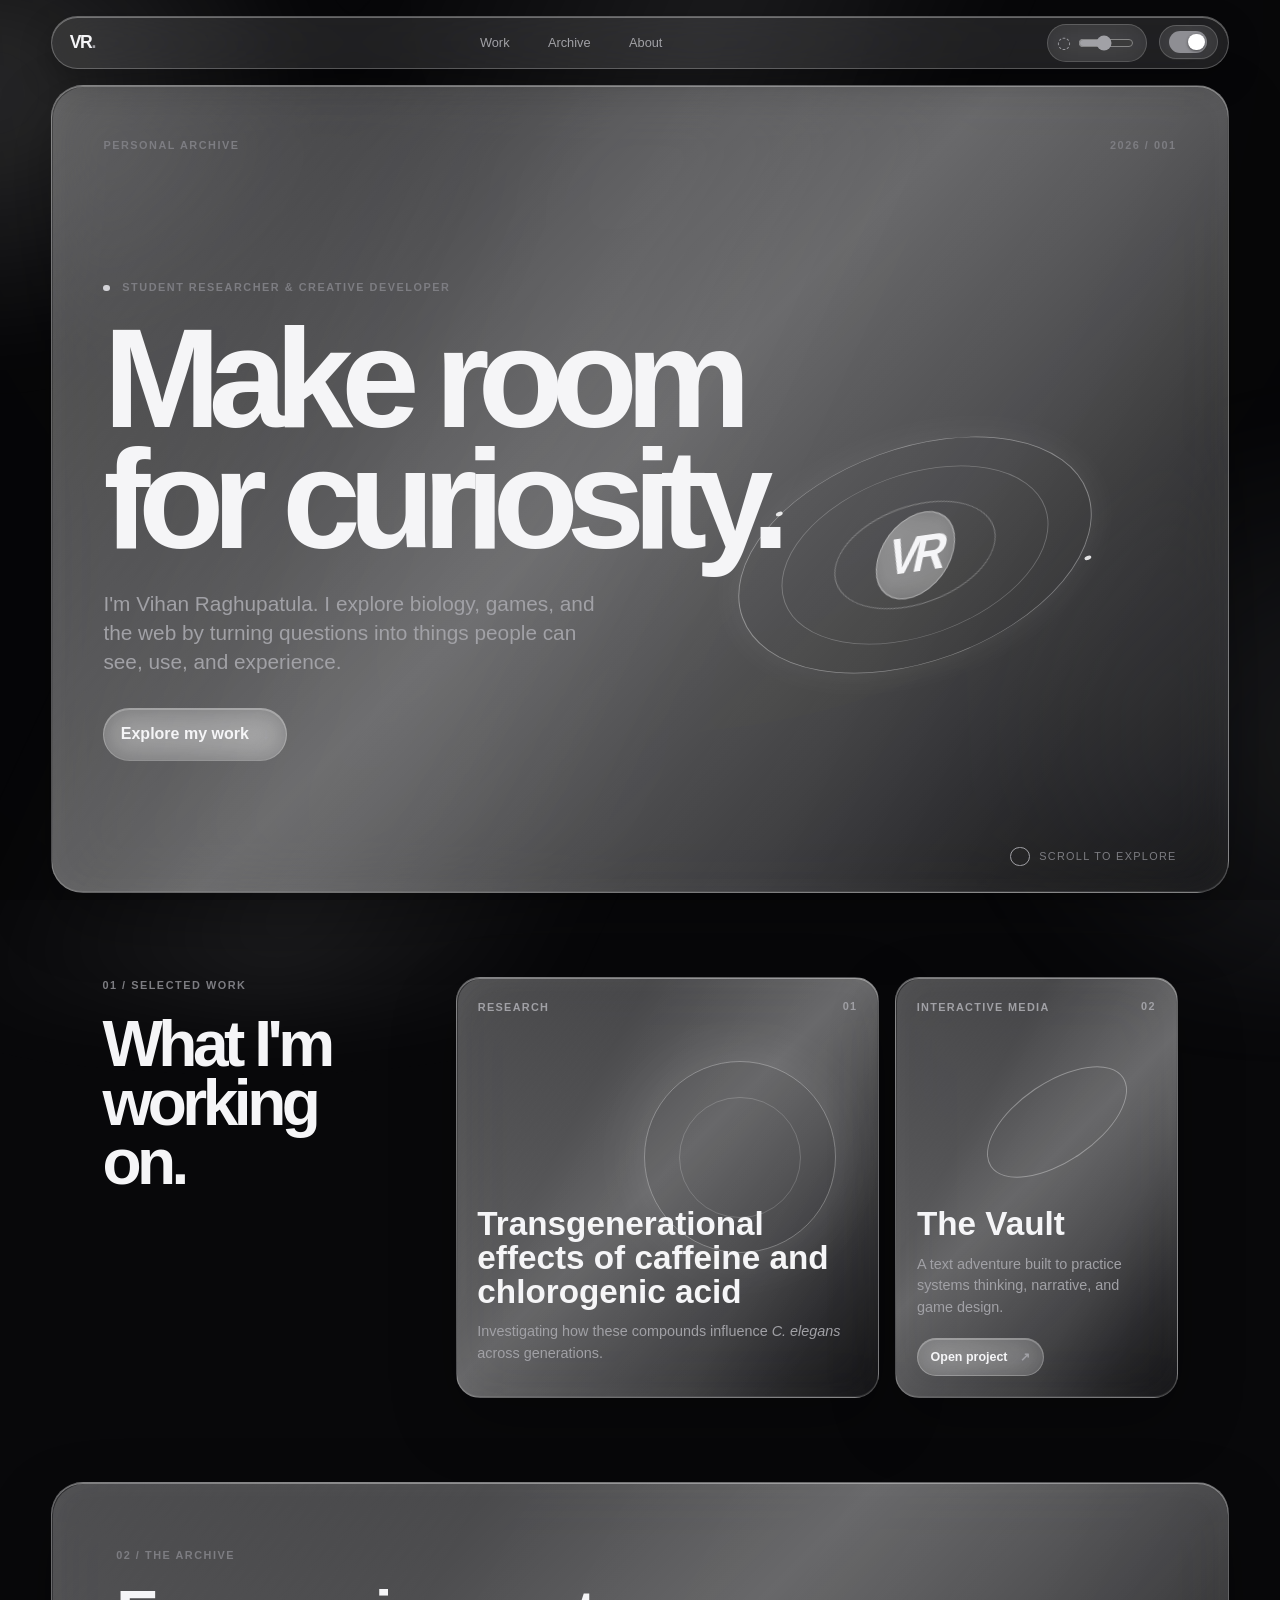
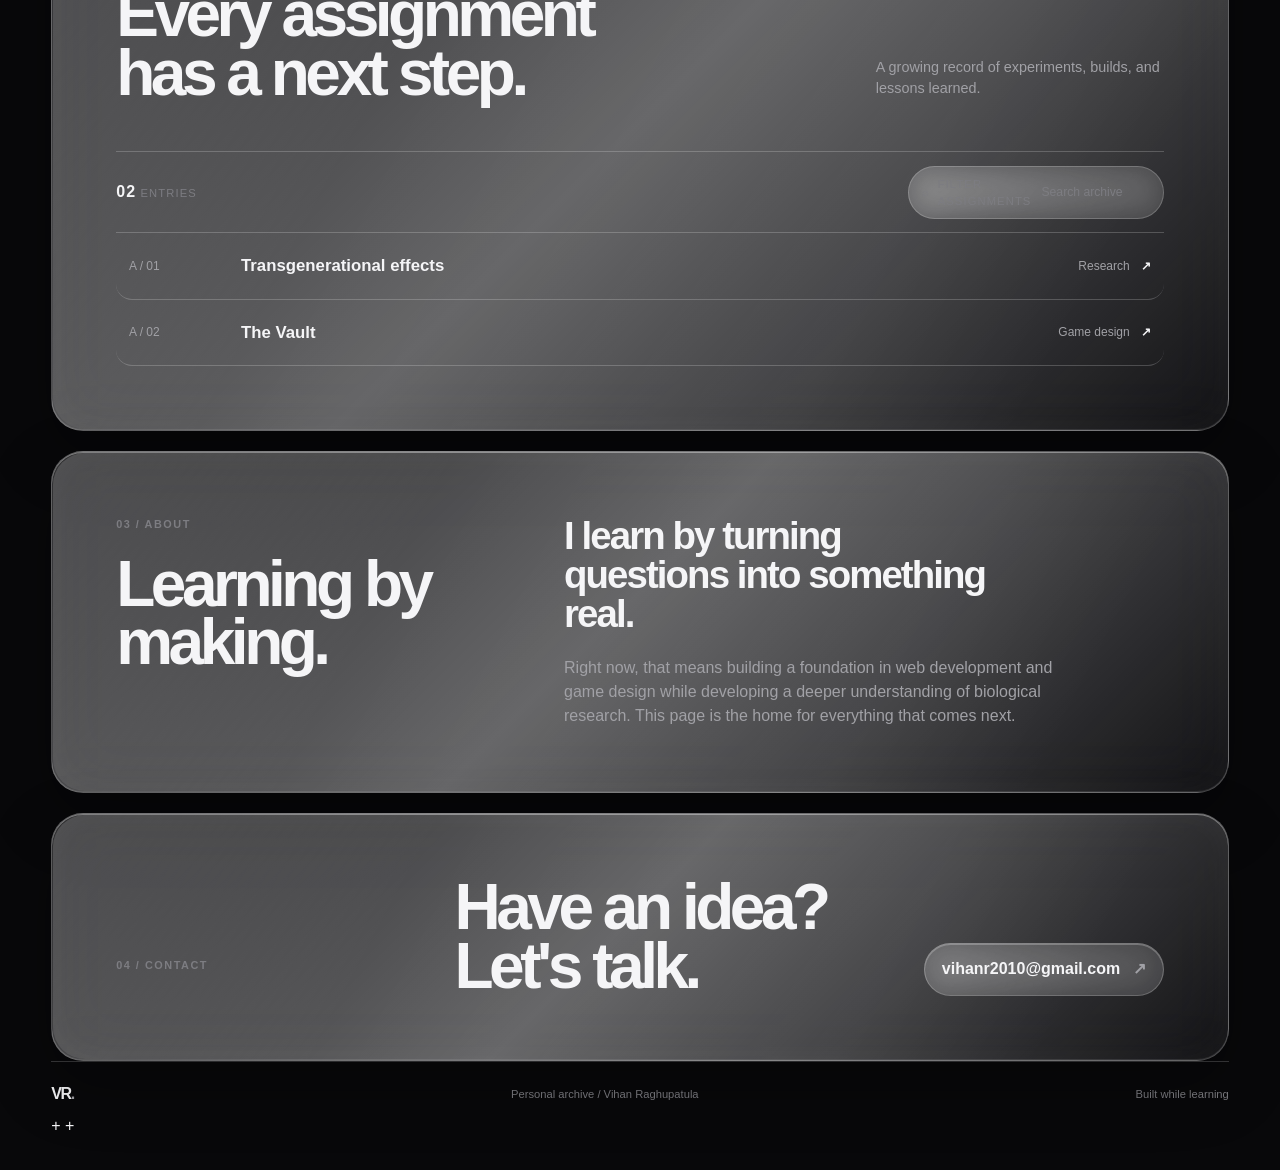
<file: index.html>
<!doctype html>
<html lang="en" class="dark-mode">
<!-- end script -->

<head>
  <!-- end document -->
  <meta name="description" content="Vihan Raghupatula's personal portfolio, research, and assignment archive.">
  <title>Vihan Raghupatula</title>
  <link rel="stylesheet" href="styles.css">
</head>

<body>
  <nav class="topbar" aria-label="Primary navigation">
    <a class="wordmark" href="#top" aria-label="Vihan Raghupatula home">VR<span>.</span></a>
    <div class="nav-links"><a href="#work">Work</a><a href="#archive">Archive</a><a href="#about">About</a></div>
    <div class="topbar-actions">
      <label class="glass-control" title="Adjust glass transparency"><span aria-hidden="true">◌</span><input
          id="glass-slider" type="range" min="18" max="62" value="38" aria-label="Adjust glass transparency"></label>
      <label class="theme-switch" title="Toggle appearance"><input id="theme-toggle" type="checkbox" checked
          aria-label="Toggle light appearance"><span class="switch-track"><span
            class="switch-thumb"></span></span></label>
    </div>
  </nav>
  <main id="top">
    <section class="hero glass-panel" aria-labelledby="hero-title">
      <div class="section-meta"><span>Personal archive</span><span>2026 / 001</span></div>
      <div class="hero-content">
        <p class="eyebrow"><span class="status-dot"></span> Student researcher &amp; creative developer</p>
        <h1 id="hero-title">Make room<br>for <em>curiosity.</em></h1>
        <p class="hero-copy">I'm Vihan Raghupatula. I explore biology, games, and the web by turning questions into
          things people can see, use, and experience.</p><a class="glass-button" href="#work">Explore my work <span
            aria-hidden="true">↓</span></a>
      </div>
      <div class="hero-mark" aria-hidden="true"><span>VR</span><i></i><b></b></div>
      <div class="scroll-cue"><span></span> Scroll to explore</div>
    </section>
    <section id="work" class="work-section" aria-labelledby="work-title">
      <div class="section-intro">
        <p class="eyebrow">01 / Selected work</p>
        <h2 id="work-title">What I'm<br><em>working on.</em></h2>
      </div>
      <div class="bento-grid">
        <article class="bento-card research glass-panel" data-search="biology research caffeine chlorogenic acid">
          <div class="card-label"><span>Research</span><span>01</span></div>
          <div class="card-content">
            <h3>Transgenerational effects of caffeine and chlorogenic acid</h3>
            <p>Investigating how these compounds influence <em>C. elegans</em> across generations.</p>
          </div><span class="card-glint" aria-hidden="true"></span>
        </article>
        <article class="bento-card vault glass-panel" data-search="interactive media game design the vault">
          <div class="card-label"><span>Interactive media</span><span>02</span></div>
          <div class="card-content">
            <h3>The Vault</h3>
            <p>A text adventure built to practice systems thinking, narrative, and game design.</p><a
              href="game/README.md" class="card-link">Open project <span aria-hidden="true">↗</span></a>
          </div><span class="vault-orbit" aria-hidden="true"></span>
        </article>
      </div>
    </section>
    <section id="archive" class="archive-section glass-panel" aria-labelledby="archive-title">
      <div class="archive-header">
        <div>
          <p class="eyebrow">02 / The archive</p>
          <h2 id="archive-title">Every assignment<br>has a <em>next step.</em></h2>
        </div>
        <p class="archive-summary">A growing record of experiments, builds, and lessons learned.</p>
      </div>
      <div class="archive-tools"><span><strong>02</strong> entries</span><label class="archive-search"><span
            aria-hidden="true">⌕</span><span class="sr-only">Filter assignments</span><input id="assignment-search"
            type="search" placeholder="Search archive" autocomplete="off"></label></div>
      <div class="archive-list" id="assignment-list"><a class="archive-item" href="#work"
          data-search="biology research caffeine chlorogenic acid"><span class="item-index">A /
            01</span><strong>Transgenerational effects</strong><span class="item-type">Research <b
              aria-hidden="true">↗</b></span></a><a class="archive-item" href="game/README.md"
          data-search="interactive media game design the vault"><span class="item-index">A / 02</span><strong>The
            Vault</strong><span class="item-type">Game design <b aria-hidden="true">↗</b></span></a></div>
      <p id="empty-state" class="empty-state" hidden>No assignments match that search.</p>
    </section>
    <section id="about" class="about-section glass-panel" aria-labelledby="about-title">
      <div class="about-heading">
        <p class="eyebrow">03 / About</p>
        <h2 id="about-title">Learning by<br><em>making.</em></h2>
      </div>
      <div class="about-copy">
        <p class="lead">I learn by turning questions into something real.</p>
        <p>Right now, that means building a foundation in web development and game design while developing a deeper
          understanding of biological research. This page is the home for everything that comes next.</p>
      </div>
    </section>
    <section class="contact-section glass-panel" aria-labelledby="contact-title">
      <p class="eyebrow">04 / Contact</p>
      <h2 id="contact-title">Have an idea?<br><em>Let's talk.</em></h2><a class="glass-button"
        href="mailto:vihanr2010@gmail.com">vihanr2010@gmail.com <span aria-hidden="true">↗</span></a>
    </section>
  </main>
  <footer><span class="wordmark">VR<span>.</span></span><span>Personal archive / Vihan Raghupatula</span><span>Built
      while learning</span></footer>
  <script>
    const root = document.documentElement;
    const themeToggle = document.querySelector('#theme-toggle');
    const glassSlider = document.querySelector('#glass-slider');
    const searchInput = document.querySelector('#assignment-search');
    const assignments = [...document.querySelectorAll('.archive-item')];
    const emptyState = document.querySelector('#empty-state');
    themeToggle.addEventListener('change', () => root.classList.toggle('dark-mode', themeToggle.checked));
    glassSlider.addEventListener('input', () => root.style.setProperty('--glass-alpha', glassSlider.value / 100));
    searchInput.addEventListener('input', () => { const query = searchInput.value.trim().toLowerCase(); const visible = assignments.filter((item) => item.dataset.search.includes(query)); assignments.forEach((item) => { item.hidden = !visible.includes(item); }); emptyState.hidden = visible.length > 0; });
  </script>
  +
</body>
+

</html>
</file>
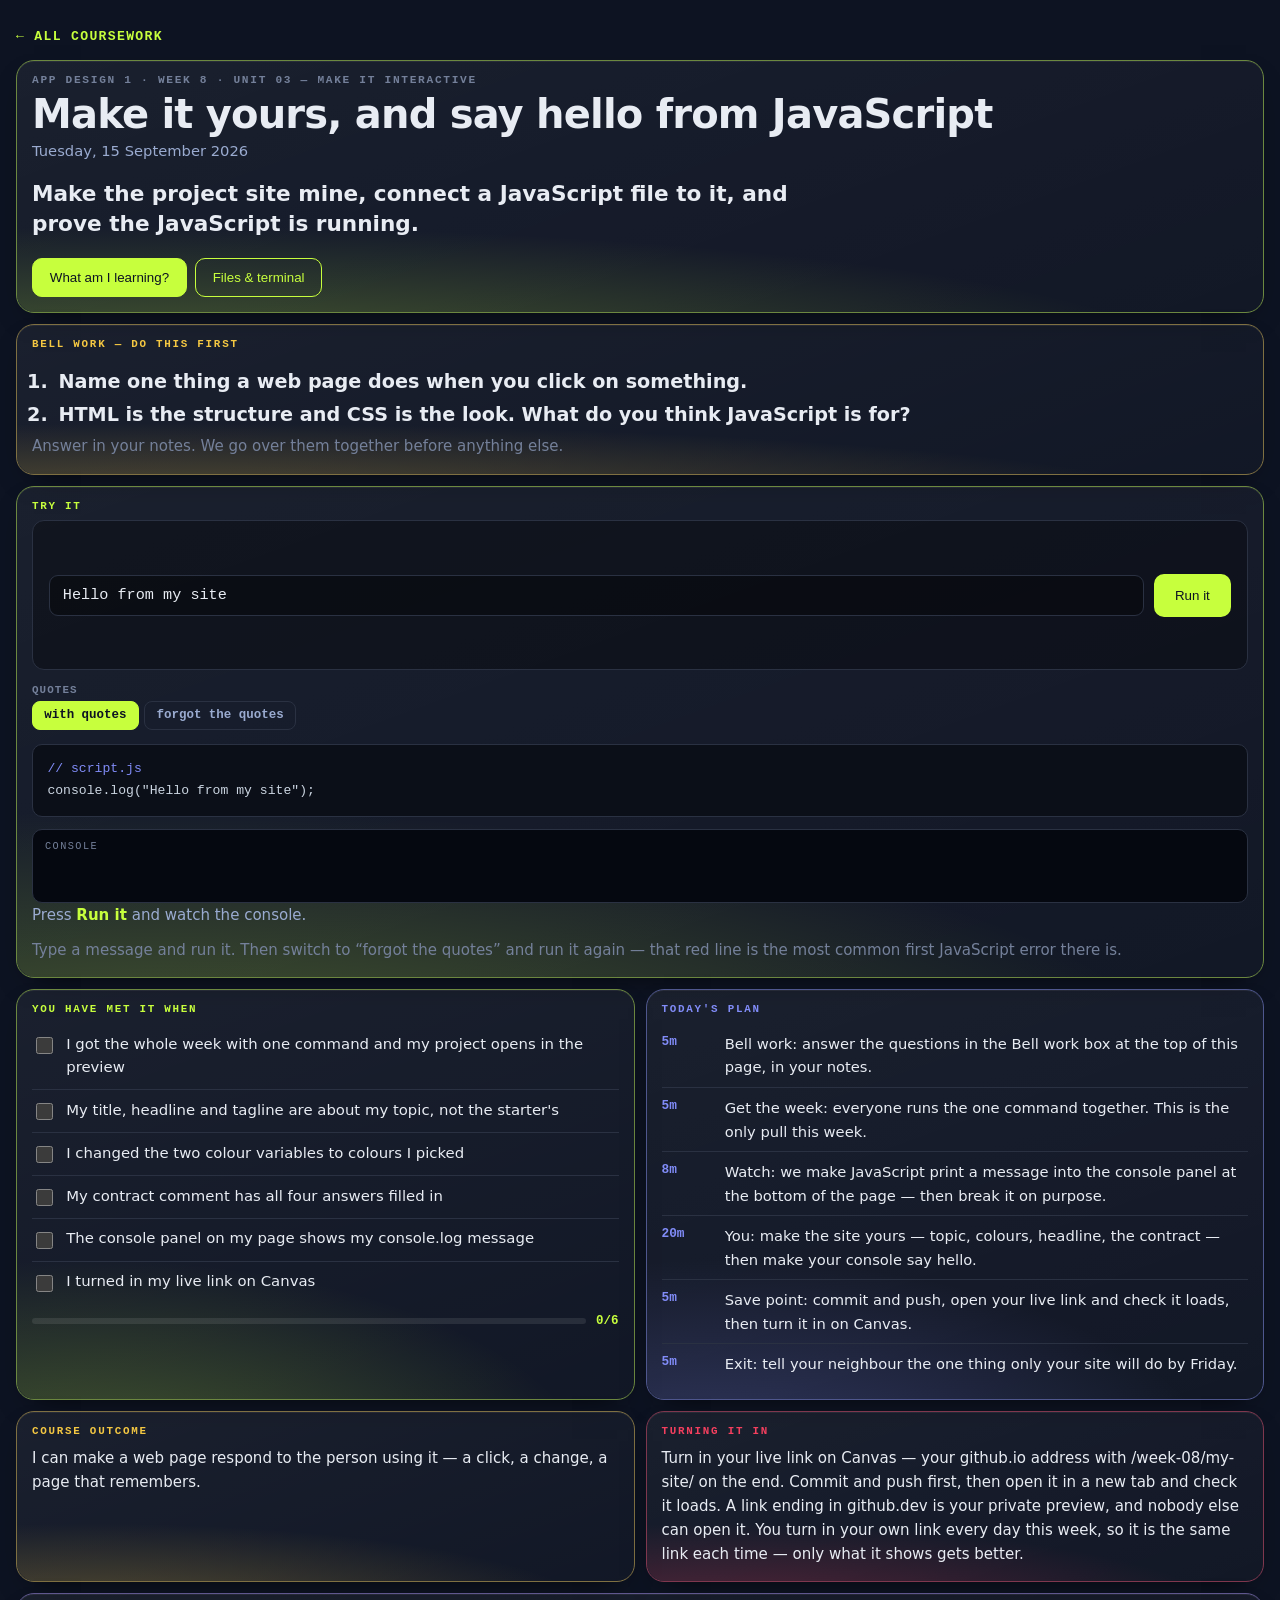
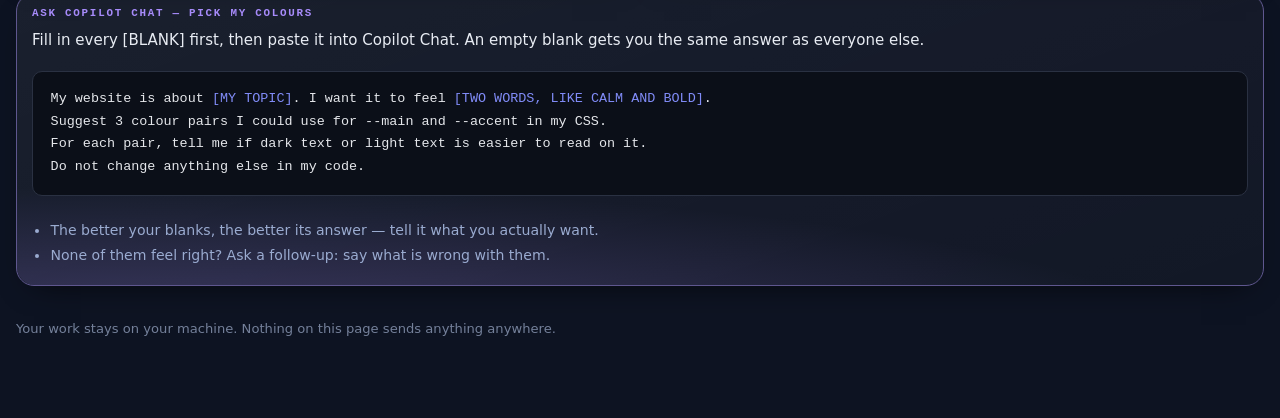
<file: week-08/day-1/index.html>
<!doctype html>
<html lang="en">
<head>
<meta charset="utf-8">
<meta name="viewport" content="width=device-width,initial-scale=1">
<title>Make it yours, and say hello from JavaScript — App Design 1</title>
<meta name="color-scheme" content="dark">
<style>
:root{--acc:var(--ss-lime,#c7ff3d)}
*{box-sizing:border-box}
body{margin:0;background:var(--ss-void,#0d1322);color:var(--ss-bone,#e8ecf3);
  font:16px/1.6 var(--ss-body,"Inter",system-ui,sans-serif);padding:1.4rem 1rem 5rem}
.wrap{max-width:96rem;margin:0 auto}
a.back{display:inline-block;color:var(--acc);text-decoration:none;font:600 .82rem/1 var(--ss-mono,ui-monospace,monospace);
  letter-spacing:.1em;text-transform:uppercase;margin:0 0 1rem}

/* ── the grid: the dashboard's, verbatim in behaviour ───────────────────── */
.bento{display:grid;gap:11px;grid-template-columns:repeat(4,minmax(0,1fr));align-items:stretch}
.bento > *{grid-column:span 2}
.bento > .w1{grid-column:span 1}
.bento > .w4{grid-column:span 4}
/* Height-matching only helps when the tiles in a row are already close. On a phone
   two tiles share a row and one of them is a five-item plan — stretched, its short
   neighbour grew 729px of empty gradient. Ragged is correct at this size. */
@media (max-width:760px){.bento{grid-template-columns:repeat(6,minmax(0,1fr));gap:7px;align-items:start}
  .bento > *{grid-column:span 3} .bento > .w1{grid-column:span 3} .bento > .w4{grid-column:span 6}}
@media (min-width:1500px){.bento{grid-template-columns:repeat(8,minmax(0,1fr))}
  .bento > *{grid-column:span 2} .bento > .w1{grid-column:span 2} .bento > .w4{grid-column:span 8}
  /* the lab keeps six columns and the criteria ride alongside it, so the widest
     screen gains density rather than gaining empty space */
  .bento > .lab{grid-column:span 6} .bento > .lab + *{grid-column:span 2}
  /* The plan is five rows of prose next to two tiles of three lines each. Stretched
     into one row the short pair inflate into dead space, which looks worse than the
     raggedness it was fixing. So the plan takes a narrow column two rows tall and the
     other two stack beside it — the row fills, nothing is padded out to match. */
  .bento > .t-plan{grid-column:span 3;grid-row:span 2}
  .bento > .t-clo, .bento > .t-turn{grid-column:span 5}}

/* ── the tile ───────────────────────────────────────────────────────────── */
.tl{position:relative;overflow:hidden;border-radius:18px;padding:14px 15px 15px;display:flex;flex-direction:column;
  background:linear-gradient(160deg,rgba(255,255,255,.055),rgba(255,255,255,.02));
  border:1px solid color-mix(in srgb, var(--acc) 42%, var(--ss-border,#2a3142));
  box-shadow:0 1px 0 rgba(255,255,255,.06) inset,0 12px 30px -18px rgba(0,0,0,.9);
  transition:transform .16s var(--ss-ease,cubic-bezier(.2,.7,.3,1)),border-color .16s}
.tl::after{content:"";position:absolute;inset:0;pointer-events:none;border-radius:inherit;
  background:radial-gradient(125% 85% at 12% 122%, var(--acc) 0%, transparent 66%);opacity:.30}
.tl > *{position:relative;z-index:1}
.k{display:block;font:600 .68rem/1 var(--ss-mono,ui-monospace,monospace);letter-spacing:.16em;
  text-transform:uppercase;color:var(--acc);margin:0 0 .55rem}

/* hero */
.hero{--acc:var(--ss-lime,#c7ff3d)}
.hero .eyebrow{font:600 .7rem/1 var(--ss-mono,ui-monospace,monospace);letter-spacing:.15em;
  text-transform:uppercase;color:var(--ss-faint,#74809a)}
.hero h1{font-family:var(--ss-display,"Syne",system-ui,sans-serif);font-size:clamp(1.5rem,3.4vw,2.5rem);
  line-height:1.08;letter-spacing:-.02em;margin:.45rem 0 .2rem}
.hero .when{color:var(--ss-mist,#9aabd0);font-size:.92rem;margin:0 0 1rem}
.hero .slo{font-size:clamp(1.05rem,1.7vw,1.35rem);font-weight:600;line-height:1.42;margin:0;max-width:52rem}
.hero .row{display:flex;flex-wrap:wrap;gap:.5rem;margin-top:1.1rem}

button.b{cursor:pointer;font:600 .84rem/1 inherit;padding:.7rem 1.05rem;border-radius:10px;
  border:1px solid var(--acc);background:transparent;color:var(--acc);transition:background .15s,color .15s}
button.b:hover{background:var(--acc);color:var(--ss-void,#0d1322)}
button.b.solid{background:var(--acc);color:var(--ss-void,#0d1322)}
button.b.solid:hover{filter:brightness(1.12)}
a.b{display:inline-block;text-decoration:none}

/* success criteria */
.sc{list-style:none;margin:0;padding:0}
.sc li{border-bottom:1px solid var(--ss-border,#2a3142)}
.sc li:last-child{border-bottom:0}
.sc label{display:flex;gap:.65rem;align-items:flex-start;padding:.55rem 0;cursor:pointer;font-size:.93rem}
.sc input{margin-top:.28rem;width:1.05rem;height:1.05rem;accent-color:var(--acc);flex:none}
.sc input:checked + span{color:var(--ss-faint,#74809a);text-decoration:line-through}
.prog{display:flex;align-items:center;gap:.6rem;margin-top:.7rem}
.prog .bar{flex:1;height:6px;border-radius:99px;background:rgba(255,255,255,.09);overflow:hidden}
.prog .bar i{display:block;height:100%;width:0;background:var(--acc);transition:width .25s}
.prog b{font:700 .78rem/1 var(--ss-mono,ui-monospace,monospace);color:var(--acc)}

/* plan */
.plan{list-style:none;margin:0;padding:0}
.plan li{display:flex;gap:.75rem;padding:.5rem 0;border-bottom:1px solid var(--ss-border,#2a3142);font-size:.92rem}
.plan li:last-child{border-bottom:0}
.plan .m{flex:none;width:3.2rem;font:700 .8rem/1.55 var(--ss-mono,ui-monospace,monospace);color:var(--acc)}

/* generic tile text */
.tl p{margin:0 0 .7rem;font-size:.94rem}.tl p:last-child{margin:0}
.tl .big{font-size:1.02rem;line-height:1.5}

/* ── the lab ────────────────────────────────────────────────────────────── */
.lab{--acc:var(--ss-lime,#c7ff3d)}
.lab .stage{background:rgba(0,0,0,.32);border:1px solid var(--ss-border,#2a3142);border-radius:12px;
  padding:16px;min-height:0;height:clamp(150px,20vh,190px);display:flex}
.lab .stage .fx{flex:1;display:flex;gap:10px;transition:all .28s var(--ss-ease,cubic-bezier(.2,.7,.3,1))}
.lab .box{background:color-mix(in srgb,var(--acc) 30%,transparent);border:1px solid var(--acc);
  border-radius:9px;padding:.7rem .9rem;font:700 .82rem/1.3 var(--ss-mono,ui-monospace,monospace);
  color:var(--ss-bone,#e8ecf3);display:grid;place-items:center;transition:all .28s}
.lab .box.b2{min-height:64px}.lab .box.b3{min-height:88px}
.ctrls{margin-top:.9rem;display:grid;gap:.7rem}
.ctrl .cn{font:600 .68rem/1 var(--ss-mono,ui-monospace,monospace);letter-spacing:.1em;text-transform:uppercase;
  color:var(--ss-faint,#74809a);margin-bottom:.35rem}
.seg{display:flex;flex-wrap:wrap;gap:.35rem}
.seg button{cursor:pointer;font:600 .78rem/1 var(--ss-mono,ui-monospace,monospace);padding:.45rem .7rem;
  border-radius:8px;border:1px solid var(--ss-border,#2a3142);background:transparent;color:var(--ss-mist,#9aabd0)}
.seg button[aria-pressed=true]{background:var(--acc);border-color:var(--acc);color:var(--ss-void,#0d1322)}
.readout{margin-top:.9rem;background:#0b0f18;border:1px solid var(--ss-border,#2a3142);border-radius:10px;
  padding:.8rem .9rem;font:.82rem/1.7 var(--ss-mono,ui-monospace,monospace);color:#cbd5e1;overflow-x:auto}
.readout .p{color:var(--ss-peri,#818cf8)}.readout .v{color:var(--ss-green,#3effa0)}
.axis{margin-top:.75rem;font-size:.87rem;color:var(--ss-mist,#9aabd0)}
.axis b{color:var(--acc)}
.slid{width:100%;accent-color:var(--acc)}

/* ── modal ──────────────────────────────────────────────────────────────── */
dialog{border:none;padding:0;background:transparent;max-width:min(46rem,94vw);width:100%}
dialog::backdrop{background:rgba(6,9,16,.74)}
.sheet{background:var(--ss-ink,#161d31);border:1px solid var(--ss-border,#2a3142);border-radius:18px;
  padding:1.4rem 1.5rem;color:var(--ss-bone,#e8ecf3);max-height:84vh;overflow:auto}
.sheet h3{font-family:var(--ss-display,"Syne",system-ui,sans-serif);font-size:1.25rem;margin:0 0 .8rem}
.sheet p{font-size:.98rem;margin:0 0 .9rem}
.sheet .x{position:sticky;top:0;float:right;cursor:pointer;background:transparent;border:1px solid var(--ss-border,#2a3142);
  color:var(--ss-mist,#9aabd0);border-radius:8px;font:600 .75rem/1 var(--ss-mono,ui-monospace,monospace);padding:.45rem .6rem}
.sheet img{width:100%;height:auto;border-radius:10px;border:1px solid var(--ss-border,#2a3142)}
pre.code{background:#0b0f18;border:1px solid var(--ss-border,#2a3142);border-radius:10px;padding:1rem 1.1rem;
  overflow-x:auto;font:.84rem/1.7 var(--ss-mono,ui-monospace,monospace);color:#e5e7eb;margin:.5rem 0;position:relative}
pre.code b{color:var(--ss-peri,#818cf8);font-weight:400}
.codewrap{position:relative}
.codewrap .cp{position:absolute;top:.55rem;right:.55rem;cursor:pointer;border:1px solid #3b4252;background:#1c2230;
  color:var(--ss-peri,#818cf8);font:600 .72rem/1 var(--ss-mono,ui-monospace,monospace);letter-spacing:.06em;
  text-transform:uppercase;padding:.42rem .65rem;border-radius:6px}
.codewrap .cp.ok{background:#064e3b;border-color:#10b981;color:#6ee7b7}
.files{list-style:none;margin:.5rem 0 0;padding:0}
.files li{padding:.5rem 0;border-top:1px solid var(--ss-border,#2a3142)}
.files a{color:var(--acc);font:600 .9rem/1.5 var(--ss-mono,ui-monospace,monospace);text-decoration:none}
.files span{display:block;color:var(--ss-faint,#74809a);font-size:.85rem;margin-top:.1rem}
.who{display:flex;gap:.7rem;flex-wrap:wrap;margin:0 0 .8rem}
.who label{flex:1 1 9rem;font:600 .7rem/1 var(--ss-mono,ui-monospace,monospace);letter-spacing:.08em;
  text-transform:uppercase;color:var(--ss-faint,#74809a)}
.who input{display:block;width:100%;margin-top:.35rem;padding:.55rem .65rem;font:inherit;color:var(--ss-bone,#e8ecf3);
  background:rgba(0,0,0,.3);border:1px solid var(--ss-border,#2a3142);border-radius:8px}
.who input:focus{outline:none;border-color:var(--acc)}
.hint{color:var(--ss-faint,#74809a);font-size:.85rem;margin:.6rem 0 0}
footer{max-width:96rem;margin:2rem auto 0;color:var(--ss-faint,#74809a);font-size:.82rem}

/* ── JavaScript labs ────────────────────────────────────────────────────────
   A JavaScript day has no box to push around; what it has is a console that talks back.
   So these labs carry a small console, styled like the real one, and every lab's readout
   is the exact code the student would type into script.js. */
.lab .jsrow{display:flex;flex-wrap:wrap;gap:.6rem;align-items:center;width:100%}
.lab .jsin{flex:1;min-width:10rem;padding:.65rem .8rem;border-radius:9px;border:1px solid var(--ss-border,#2a3142);
  background:rgba(0,0,0,.35);color:var(--ss-bone,#e8ecf3);font:.95rem var(--ss-mono,ui-monospace,monospace)}
.lab .jsin:focus{outline:none;border-color:var(--acc)}
.lab .demo{font:700 .95rem/1 inherit;background:var(--acc);color:#0d1322;border:2px solid var(--acc);
  border-radius:10px;padding:.75rem 1.2rem;cursor:pointer;transition:filter .15s,transform .1s}
.lab .demo:hover{filter:brightness(1.12)}.lab .demo:active{transform:translateY(2px)}
.lab .demo:focus-visible{outline:none;box-shadow:0 0 0 4px rgba(255,255,255,.35)}
.lab .val{font:700 clamp(1.3rem,3vw,2.1rem)/1.15 var(--ss-display,system-ui,sans-serif);color:var(--ss-bone,#e8ecf3)}
.lab .stage.col{flex-direction:column;align-items:flex-start;justify-content:center;gap:.8rem;height:auto;min-height:150px}
.devcon{margin-top:.8rem;background:#050810;border:1px solid var(--ss-border,#2a3142);border-radius:10px;
  min-height:4.6rem;max-height:9rem;overflow:auto;padding:.5rem .75rem;font:.8rem/1.6 var(--ss-mono,ui-monospace,monospace)}
.devcon .hd{color:var(--ss-faint,#74809a);font-size:.64rem;letter-spacing:.14em;text-transform:uppercase;margin-bottom:.25rem}
.devcon .ok{color:#e5e7eb}.devcon .ok::before{content:"› ";color:var(--ss-faint,#74809a)}
.devcon .err{color:#fca5a5;background:rgba(244,63,94,.12);border-radius:5px;padding:0 .35rem}

/* ── Bell work ──────────────────────────────────────────────────────────── */
.bellq{margin:.2rem 0 0;padding-left:1.4rem;font-size:clamp(1rem,1.5vw,1.2rem);font-weight:600;line-height:1.45}
.bellq li{margin:.35rem 0;padding-left:.25rem}

/* ── Ask Copilot Chat ───────────────────────────────────────────────────── */
.t-prompt pre.code{white-space:pre-wrap}
.t-prompt .rules{margin:.7rem 0 0;padding-left:1.15rem;font-size:.88rem;color:var(--ss-mist,#9aabd0)}
.t-prompt .rules li{margin:.2rem 0}
</style>
</head>
<body>
<div class="wrap">
  <a class="back" href="../../">&larr; All coursework</a>
  <div class="bento">
    <section class="tl hero w4">
      <div class="eyebrow">App Design 1 &middot; Week 8 &middot; Unit 03 — Make it interactive</div>
      <h1>Make it yours, and say hello from JavaScript</h1>
      <p class="when">Tuesday, 15 September 2026</p>
      <p class="slo">Make the project site mine, connect a JavaScript file to it, and prove the JavaScript is running.</p>
      <div class="row">
        <button class="b solid" data-open="m-read" type="button">What am I learning?</button>

        <button class="b" data-open="m-files" type="button">Files &amp; terminal</button>
      </div>
    </section>
    <section class="tl w4 t-bell" style="--acc:var(--ss-gold,#f5c842)">
      <span class="k">Bell work — do this first</span>
      <ol class="bellq"><li>Name one thing a web page does when you click on something.</li><li>HTML is the structure and CSS is the look. What do you think JavaScript is for?</li></ol>
      <p class="hint">Answer in your notes. We go over them together before anything else.</p>
    </section>
    <section class="tl lab w4" id="lab" data-lab="console">
      <span class="k">Try it</span>
      <div class="stage col"><div class="jsrow">
        <input class="jsin" id="cin" type="text" value="Hello from my site" aria-label="Your message">
        <button class="demo" id="crun" type="button">Run it</button>
      </div></div>
      <div class="ctrls"><div class="ctrl"><div class="cn">quotes</div><div class="seg" data-prop="quotes">
      <button type="button" data-v="with" aria-pressed="true">with quotes</button><button type="button" data-v="forgot" aria-pressed="false">forgot the quotes</button>
    </div></div></div>
      <div class="readout" id="ro"></div>
      <div class="devcon" id="cout"><div class="hd">Console</div></div>
      <p class="axis" id="axis">Press <b>Run it</b> and watch the console.</p>
      <p class="hint">Type a message and run it. Then switch to “forgot the quotes” and run it again — that red line is the most common first JavaScript error there is.</p>
    </section>
    <section class="tl">
      <span class="k">You have met it when</span>
      <ul class="sc"><li><label><input type="checkbox" data-sc="0"><span>I got the whole week with one command and my project opens in the preview</span></label></li><li><label><input type="checkbox" data-sc="1"><span>My title, headline and tagline are about my topic, not the starter's</span></label></li><li><label><input type="checkbox" data-sc="2"><span>I changed the two colour variables to colours I picked</span></label></li><li><label><input type="checkbox" data-sc="3"><span>My contract comment has all four answers filled in</span></label></li><li><label><input type="checkbox" data-sc="4"><span>The console panel on my page shows my console.log message</span></label></li><li><label><input type="checkbox" data-sc="5"><span>I turned in my live link on Canvas</span></label></li></ul>
      <div class="prog"><div class="bar"><i id="scbar"></i></div><b id="scnum">0/6</b></div>
    </section>
    <section class="tl t-plan" style="--acc:var(--ss-peri,#818cf8)">
      <span class="k">Today's plan</span>
      <ul class="plan"><li><span class="m">5m</span><span>Bell work: answer the questions in the Bell work box at the top of this page, in your notes.</span></li><li><span class="m">5m</span><span>Get the week: everyone runs the one command together. This is the only pull this week.</span></li><li><span class="m">8m</span><span>Watch: we make JavaScript print a message into the console panel at the bottom of the page — then break it on purpose.</span></li><li><span class="m">20m</span><span>You: make the site yours — topic, colours, headline, the contract — then make your console say hello.</span></li><li><span class="m">5m</span><span>Save point: commit and push, open your live link and check it loads, then turn it in on Canvas.</span></li><li><span class="m">5m</span><span>Exit: tell your neighbour the one thing only your site will do by Friday.</span></li></ul>
    </section>
    <section class="tl t-clo" style="--acc:var(--ss-gold,#f5c842)">
      <span class="k">Course outcome</span><p>I can make a web page respond to the person using it — a click, a change, a page that remembers.</p>
    </section>
    <section class="tl t-turn" style="--acc:var(--ss-rose,#f43f5e)">
      <span class="k">Turning it in</span><p>Turn in your live link on Canvas — your github.io address with /week-08/my-site/ on the end. Commit and push first, then open it in a new tab and check it loads. A link ending in github.dev is your private preview, and nobody else can open it. You turn in your own link every day this week, so it is the same link each time — only what it shows gets better.</p>
    </section>
    <section class="tl w4 t-prompt" style="--acc:var(--ss-violet,#a78bfa)">
      <span class="k">Ask Copilot Chat — pick my colours</span>
      <p>Fill in every [BLANK] first, then paste it into Copilot Chat. An empty blank gets you the same answer as everyone else.</p>
      <div class="codewrap"><button class="cp" type="button">Copy</button><pre class="code">My website is about <b>[MY TOPIC]</b>. I want it to feel <b>[TWO WORDS, LIKE CALM AND BOLD]</b>.
Suggest 3 colour pairs I could use for --main and --accent in my CSS.
For each pair, tell me if dark text or light text is easier to read on it.
Do not change anything else in my code.</pre></div>
      <ul class="rules"><li>The better your blanks, the better its answer — tell it what you actually want.</li><li>None of them feel right? Ask a follow-up: say what is wrong with them.</li></ul>
    </section>
  </div>
  <footer>Your work stays on your machine. Nothing on this page sends anything anywhere.</footer>
</div>

  <dialog id="m-read"><div class="sheet"><button class="x" data-close type="button">Close</button>
    <h3>What am I learning?</h3><p>This week your site stops just sitting there. By Friday, clicking something on it will do a thing only your site does — and you will have built it yourself, in JavaScript.</p><p>Today is the setup, and it matters more than it sounds. First you get the whole week in one go, so there is nothing to pull again until next week. Then you make the project yours — your topic, your colours, your words — because a feature on somebody else's page is not your feature.</p><p>Last, you prove your JavaScript is running with one line: console.log. The console is where JavaScript talks back to you. School Chromebooks block the browser's own console, so your project has one built in — a panel along the bottom of your page. console.log prints there, and so does every error. When something goes wrong this week, that panel is where it tells you what, so you learn to read it on day one.</p></div></dialog>



  <dialog id="m-files"><div class="sheet"><button class="x" data-close type="button">Close</button>
    <h3>Files &amp; terminal</h3>
    <p>Everything for this week is already in your week folder.</p>

    <h3 style="margin-top:1.3rem">Get the whole week — once</h3>
    <p>The whole week comes down in one go — all four days and the project you build in. Run this once, on Tuesday, in the terminal at the bottom of your Codespace.</p>
    <div class="codewrap"><button class="cp" type="button">Copy</button><pre class="code"><b># the whole week in one go — do this once</b>
npx degit coltonsharp-dev/ALA2627-ASD-Coursework/week-08 week-08
cd week-08/my-site
python -m http.server 8000</pre></div>
    <p>Wednesday to Friday there is nothing to pull. Your project is already in week-08/my-site — open it, start the preview with the last line, and keep going.</p>
    <p class="hint">Terminal not co-operating? The Week 8 page has a Download button for the same project. Use it and keep going — do not lose a period to a command.</p>
  </div></dialog>
<script>
var NL = String.fromCharCode(10);
var RC = null;

/* modals */
document.querySelectorAll("[data-open]").forEach(function(b){
  b.addEventListener("click", function(){
    var d = document.getElementById(b.getAttribute("data-open"));
    if (d && d.showModal) d.showModal();
  });
});
document.querySelectorAll("[data-close]").forEach(function(b){
  b.addEventListener("click", function(){ b.closest("dialog").close(); });
});
document.querySelectorAll("dialog").forEach(function(d){
  d.addEventListener("click", function(e){ if (e.target === d) d.close(); });
});

/* success criteria progress */
var scBoxes = [].slice.call(document.querySelectorAll("input[data-sc]"));
var scBar = document.getElementById("scbar"), scNum = document.getElementById("scnum");
function scSync(){
  var n = scBoxes.filter(function(b){ return b.checked; }).length;
  if (scBar) scBar.style.width = (scBoxes.length ? (n / scBoxes.length) * 100 : 0) + "%";
  if (scNum) scNum.textContent = n + "/" + scBoxes.length;
}
scBoxes.forEach(function(b){ b.addEventListener("change", scSync); });
scSync();

/* copy buttons */
document.querySelectorAll(".codewrap .cp").forEach(function(b){
  b.addEventListener("click", function(){
    var t = b.parentElement.querySelector("pre").innerText;
    function done(){ b.textContent = "Copied"; b.classList.add("ok");
      setTimeout(function(){ b.textContent = "Copy"; b.classList.remove("ok"); }, 1600); }
    function fb(){ var r = document.createRange(); r.selectNodeContents(b.parentElement.querySelector("pre"));
      var s = getSelection(); s.removeAllRanges(); s.addRange(r); b.textContent = "Press Ctrl+C";
      setTimeout(function(){ b.textContent = "Copy"; }, 2200); }
    if (navigator.clipboard) navigator.clipboard.writeText(t).then(done, fb); else fb();
  });
});

/* ---- labs ---- */
var fx = document.getElementById("fx"), ro = document.getElementById("ro"), axis = document.getElementById("axis");
var state = {};
function segWire(onChange){
  document.querySelectorAll(".seg").forEach(function(seg){
    var prop = seg.getAttribute("data-prop");
    var pressed = seg.querySelector("[aria-pressed=true]");
    state[prop] = pressed ? pressed.getAttribute("data-v") : null;
    seg.querySelectorAll("button").forEach(function(btn){
      btn.addEventListener("click", function(){
        seg.querySelectorAll("button").forEach(function(o){ o.setAttribute("aria-pressed", "false"); });
        btn.setAttribute("aria-pressed", "true");
        state[prop] = btn.getAttribute("data-v");
        onChange();
      });
    });
  });
  onChange();
}
function css(rules){
  return rules.map(function(r){
    return '<span class="p">' + r[0] + '</span>: <span class="v">' + r[1] + '</span>;';
  }).join("<br>");
}

if (fx && document.querySelector('.seg[data-prop="flex-direction"]')) {
  segWire(function(){
    fx.style.flexDirection  = state["flex-direction"];
    fx.style.justifyContent = state["justify-content"];
    fx.style.alignItems     = state["align-items"];
    ro.innerHTML = ".cards {<br>&nbsp;&nbsp;" + css([
      ["display","flex"],["flex-direction",state["flex-direction"]],
      ["justify-content",state["justify-content"]],["align-items",state["align-items"]]
    ]).split("<br>").join("<br>&nbsp;&nbsp;") + "<br>}";
    var col = state["flex-direction"] === "column";
    axis.innerHTML = col
      ? "Direction is <b>column</b>, so the main axis runs <b>down</b>. justify-content is now moving things <b>vertically</b> and align-items is moving them <b>across</b>. They swapped."
      : "Direction is <b>row</b>, so the main axis runs <b>across</b>. justify-content moves things <b>horizontally</b>, align-items moves them <b>vertically</b>.";
  });
}

if (fx && document.querySelector('.seg[data-prop="tool"]')) {
  var b1 = document.getElementById("sb1"), b2 = document.getElementById("sb2"), b3 = document.getElementById("sb3");
  segWire(function(){
    var n = state["size"] + "px", tool = state["tool"];
    fx.style.gap = tool === "gap" ? n : "0px";
    [b1,b2,b3].forEach(function(b){
      b.style.padding = tool === "padding" ? n : "0.7rem 0.9rem";
      b.style.margin  = tool === "margin"  ? n : "0px";
    });
    ro.innerHTML = tool === "gap"
      ? ".cards {<br>&nbsp;&nbsp;" + css([["display","flex"],["gap",n]]).split("<br>").join("<br>&nbsp;&nbsp;") + "<br>}"
      : ".card {<br>&nbsp;&nbsp;" + css([[tool,n]]) + "<br>}";
    axis.innerHTML = tool === "gap"
      ? "<b>gap</b> sits between the boxes and adds nothing to the outside edges. It only works because the parent is a flex container."
      : tool === "padding"
        ? "<b>padding</b> is inside each box, so the boxes grow. The space between them has not changed."
        : "<b>margin</b> is outside each box, so it pushes the neighbours away &mdash; and it also pushes against the container edge, which gap does not.";
  });
}

if (document.getElementById("dbtn")) {
  var ro2 = document.getElementById("ro");
  ro2.innerHTML = ".btn:hover&nbsp;&nbsp;&nbsp;&nbsp;{ " + '<span class="p">filter</span>: <span class="v">brightness(1.15)</span>;' + " }<br>" +
    ".btn:focus-visible { " + '<span class="p">box-shadow</span>: <span class="v">0 0 0 4px</span>;' + " }<br>" +
    ".btn:active&nbsp;&nbsp;&nbsp;{ " + '<span class="p">transform</span>: <span class="v">translateY(2px)</span>;' + " }";
}

/* ---- JavaScript labs ---- */
function escH(t){ return String(t).split("&").join("&amp;").split("<").join("&lt;").split(">").join("&gt;"); }
var cout = document.getElementById("cout");
function logLine(text, bad){
  if (!cout) return;
  var row = document.createElement("div"); row.className = bad ? "err" : "ok"; row.textContent = text;
  cout.appendChild(row); cout.scrollTop = cout.scrollHeight;
}

if (document.querySelector('[data-lab="console"]')) {
  var cin = document.getElementById("cin");
  var cline = function(){
    var msg = cin.value;
    return state["quotes"] === "forgot" ? "console.log(" + msg + ");" : 'console.log("' + msg + '");';
  };
  segWire(function(){ ro.innerHTML = '<span class="p">// script.js</span><br>' + escH(cline()); });
  cin.addEventListener("input", function(){ ro.innerHTML = '<span class="p">// script.js</span><br>' + escH(cline()); });
  document.getElementById("crun").addEventListener("click", function(){
    var msg = cin.value;
    if (state["quotes"] === "forgot") {
      /* the real browser error, not a made-up one: one word is a name nobody defined;
         several words are not even valid code, so the browser stops before running it */
      var parts = msg.trim().split(" ").filter(function(w){ return w.length; });
      if (parts.length > 1) {
        logLine("Uncaught SyntaxError: missing ) after argument list", true);
        axis.innerHTML = "Red. Without quotes, JavaScript reads <b>" + escH(parts[0]) + " " + escH(parts[1]) + "</b> as code, and that is not valid code &mdash; so nothing in the file runs. Quotes mean <b>this is text</b>.";
      } else {
        var word = parts[0] || "message";
        logLine("Uncaught ReferenceError: " + word + " is not defined", true);
        axis.innerHTML = "Red. Without quotes JavaScript thinks <b>" + escH(word) + "</b> is the name of something, and nothing has that name. Quotes mean <b>this is text</b>.";
      }
    } else {
      logLine(msg, false);
      axis.innerHTML = "It printed. That is JavaScript talking back to you &mdash; every day this week starts here.";
    }
  });
}

if (document.querySelector('[data-lab="click"]')) {
  var kb = document.getElementById("cbtn"), kt = document.getElementById("ctext");
  var kcol = ["#3effa0", "#f5c842", "#818cf8", "#f43f5e"], kci = 0, kev = null;
  var kdo = function(){
    var d = state["does"];
    if (d === "log") logLine("The button was used (" + state["event"] + ")", false);
    if (d === "text") kt.textContent = "You did it. The page changed.";
    if (d === "colour") { kci = (kci + 1) % kcol.length; kb.style.background = kcol[kci]; kb.style.borderColor = kcol[kci]; }
  };
  segWire(function(){
    if (kev) kb.removeEventListener(kev, kdo);
    kev = state["event"]; kb.addEventListener(kev, kdo);
    kt.textContent = "Nothing has happened yet."; kb.style.background = ""; kb.style.borderColor = "";
    var inner = state["does"] === "log" ? 'console.log("The button was used");'
      : state["does"] === "text" ? 'output.textContent = "You did it. The page changed.";'
      : 'button.style.background = "gold";';
    var lines = ['const button = document.querySelector("#action");'];
    if (state["does"] === "text") lines.push('const output = document.querySelector("#output");');
    lines.push("");
    lines.push('button.addEventListener("' + kev + '", function () {');
    ro.innerHTML = lines.map(escH).join("<br>") + "<br>&nbsp;&nbsp;" + escH(inner) + "<br>" + escH("});");
    axis.innerHTML = kev === "click" ? "<b>click</b> runs the function once the button is pressed and let go."
      : kev === "dblclick" ? "<b>dblclick</b> needs two quick clicks. Try one click &mdash; nothing happens now."
      : "<b>mouseenter</b> runs the moment the pointer arrives. No click at all.";
  });
}

if (document.querySelector('[data-lab="state"]')) {
  var sb = document.getElementById("sbtn"), sv = document.getElementById("sval");
  var count = 0, isOn = false, spot = 0, msgs = ["Go team!", "Practice starts at 3", "Big game Friday"];
  var sdraw = function(){
    var f = state["feature"], code = [];
    if (f === "counter") { sv.textContent = String(count); sb.textContent = "Add one";
      code = ["let count = " + count + ";", "", "function addOne() {", "  count = count + 1;", "  output.textContent = count;", "}", "", 'button.addEventListener("click", addOne);']; }
    if (f === "toggle") { sv.textContent = isOn ? "ON" : "OFF"; sb.textContent = "Switch";
      code = ["let isOn = " + isOn + ";", "", "function flip() {", "  isOn = !isOn;", '  output.textContent = isOn ? "ON" : "OFF";', "}", "", 'button.addEventListener("click", flip);']; }
    if (f === "messages") { sv.textContent = msgs[spot]; sb.textContent = "Next";
      code = ['let messages = ["Go team!", "Practice starts at 3", "Big game Friday"];', "let spot = " + spot + ";", "", "function next() {", "  spot = (spot + 1) % messages.length;", "  output.textContent = messages[spot];", "}", "", 'button.addEventListener("click", next);']; }
    ro.innerHTML = code.map(function(l){ return escH(l).split("  ").join("&nbsp;&nbsp;"); }).join("<br>");
  };
  sb.addEventListener("click", function(){
    var f = state["feature"];
    if (f === "counter") count = count + 1;
    if (f === "toggle") isOn = !isOn;
    if (f === "messages") spot = (spot + 1) % msgs.length;
    sdraw();
    axis.innerHTML = "Look at the first line: the value changed. <b>That is a variable</b> &mdash; the page remembering something between clicks.";
  });
  segWire(sdraw);
}

/* receipt */
var rcGo = document.getElementById("rc-go");
if (rcGo) rcGo.addEventListener("click", function(){
  var name = (document.getElementById("rc-name").value || "").trim();
  var period = (document.getElementById("rc-period").value || "").trim();
  var msg = document.getElementById("rc-msg");
  if (!name) { msg.textContent = "Put your name in first — the receipt is no use without it."; return; }
  var boxes = [].slice.call(document.querySelectorAll("input[data-rc]"));
  var items = boxes.map(function(b){
    return { done: b.checked, text: b.parentElement.querySelector("span").textContent.trim() };
  });
  var doneN = items.filter(function(i){ return i.done; }).length;
  var L = [];
  L.push("RECEIPT — " + RC.course);
  L.push(RC.title);
  L.push("Week " + RC.week + " · Day " + RC.day + " · " + RC.date);
  L.push("");
  L.push("Name:      " + name);
  L.push("Period:    " + (period || "not given"));
  L.push("Finished:  " + new Date().toLocaleString());
  L.push("Completed: " + doneN + " of " + items.length);
  L.push("");
  L.push("WHAT I DID");
  items.forEach(function(i, n){ L.push("  [" + (i.done ? "x" : " ") + "] " + (n + 1) + ". " + i.text); });
  L.push("");
  var basis = name + "|" + period + "|" + RC.day + "|" + items.map(function(i){ return i.done ? 1 : 0; }).join("");
  var h = 0; for (var k = 0; k < basis.length; k++) { h = ((h << 5) - h + basis.charCodeAt(k)) | 0; }
  L.push("check: " + (h >>> 0).toString(36).toUpperCase());
  L.push("(If this line is edited it will not match the answers above.)");
  var a = document.createElement("a");
  a.href = URL.createObjectURL(new Blob([L.join(NL)], { type: "text/plain" }));
  a.download = RC.file + "-" + name.toLowerCase().replace(/[^a-z0-9]+/g, "-").replace(/^-|-$/g, "") + ".txt";
  document.body.appendChild(a); a.click(); a.remove();
  msg.textContent = "Downloaded. Upload that file to the assignment.";
});
</script>
</body>
</html>
</file>
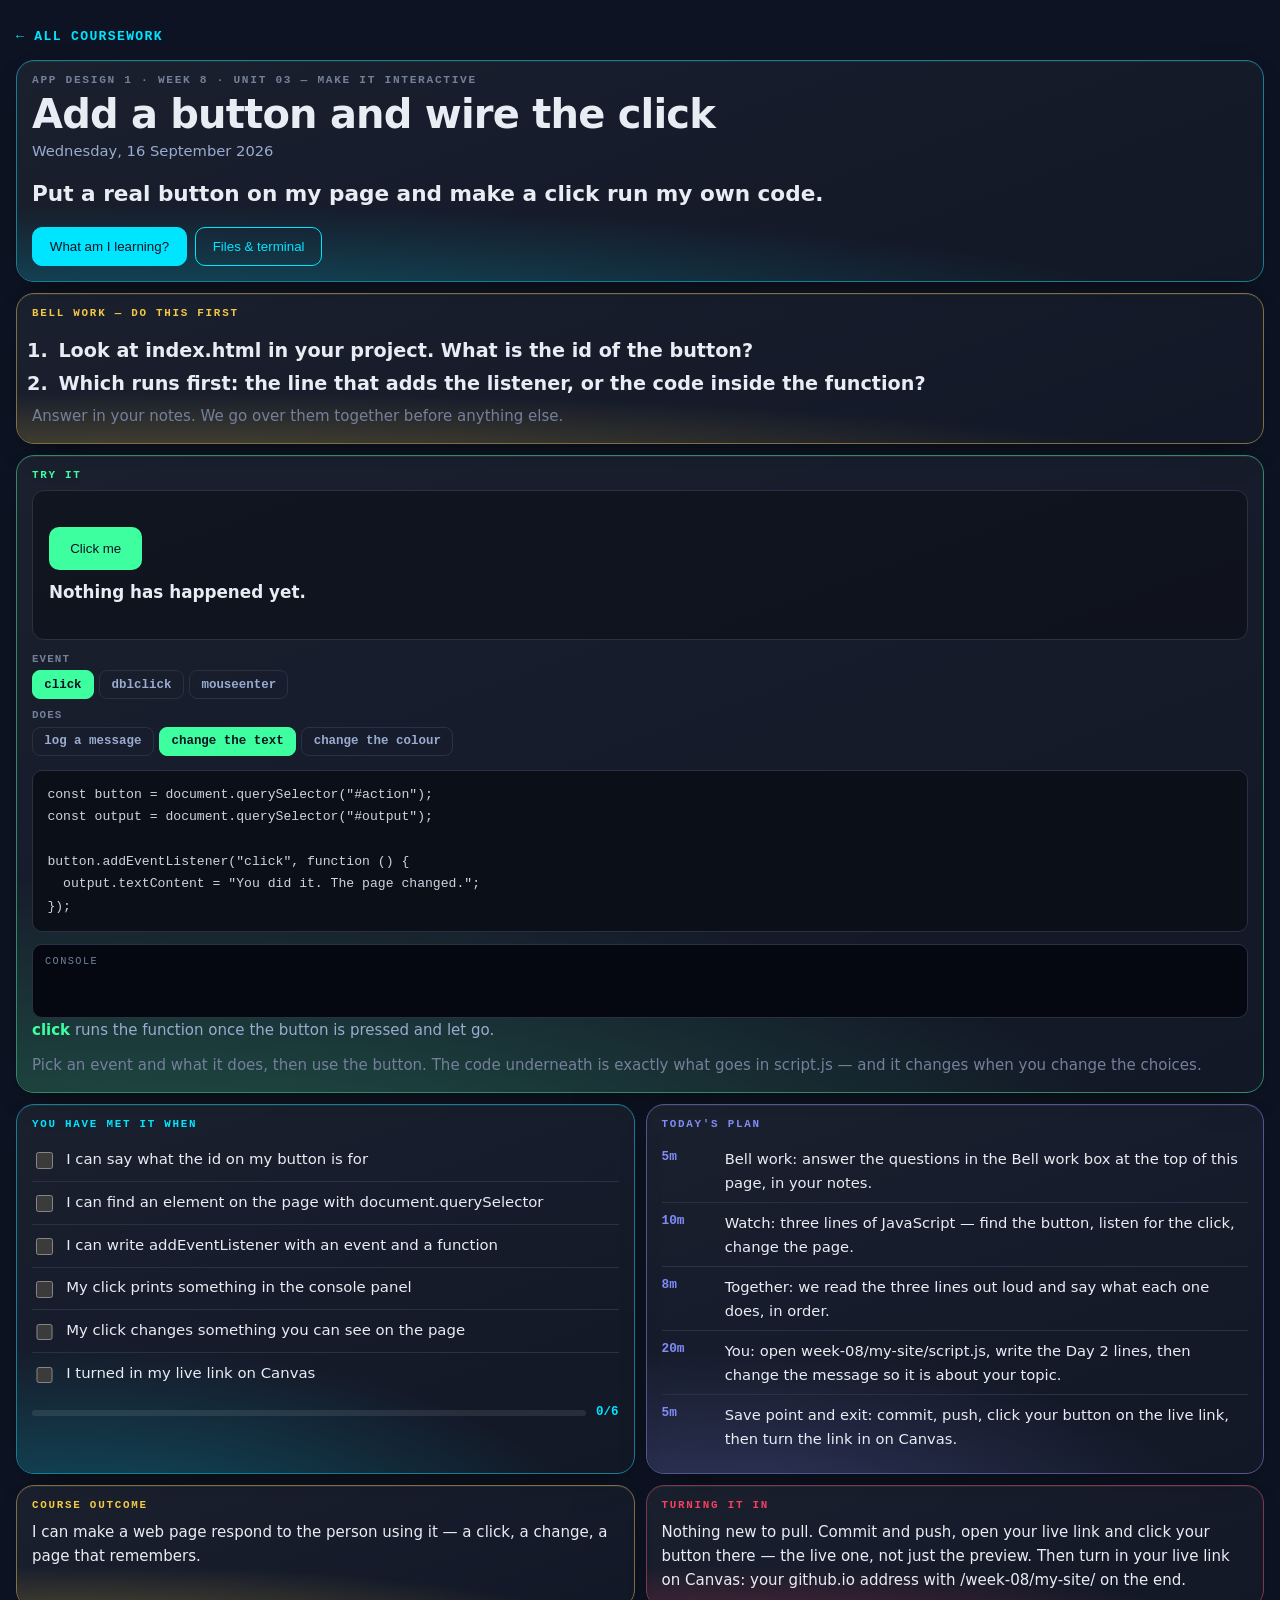
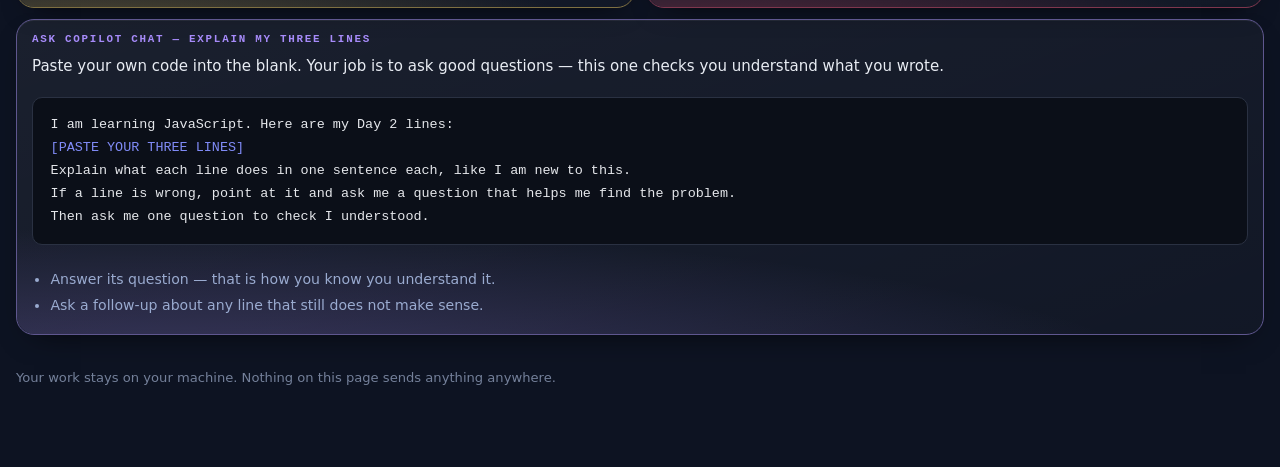
<file: week-08/day-2/index.html>
<!doctype html>
<html lang="en">
<head>
<meta charset="utf-8">
<meta name="viewport" content="width=device-width,initial-scale=1">
<title>Add a button and wire the click — App Design 1</title>
<meta name="color-scheme" content="dark">
<style>
:root{--acc:var(--ss-cyan,#00e5ff)}
*{box-sizing:border-box}
body{margin:0;background:var(--ss-void,#0d1322);color:var(--ss-bone,#e8ecf3);
  font:16px/1.6 var(--ss-body,"Inter",system-ui,sans-serif);padding:1.4rem 1rem 5rem}
.wrap{max-width:96rem;margin:0 auto}
a.back{display:inline-block;color:var(--acc);text-decoration:none;font:600 .82rem/1 var(--ss-mono,ui-monospace,monospace);
  letter-spacing:.1em;text-transform:uppercase;margin:0 0 1rem}

/* ── the grid: the dashboard's, verbatim in behaviour ───────────────────── */
.bento{display:grid;gap:11px;grid-template-columns:repeat(4,minmax(0,1fr));align-items:stretch}
.bento > *{grid-column:span 2}
.bento > .w1{grid-column:span 1}
.bento > .w4{grid-column:span 4}
/* Height-matching only helps when the tiles in a row are already close. On a phone
   two tiles share a row and one of them is a five-item plan — stretched, its short
   neighbour grew 729px of empty gradient. Ragged is correct at this size. */
@media (max-width:760px){.bento{grid-template-columns:repeat(6,minmax(0,1fr));gap:7px;align-items:start}
  .bento > *{grid-column:span 3} .bento > .w1{grid-column:span 3} .bento > .w4{grid-column:span 6}}
@media (min-width:1500px){.bento{grid-template-columns:repeat(8,minmax(0,1fr))}
  .bento > *{grid-column:span 2} .bento > .w1{grid-column:span 2} .bento > .w4{grid-column:span 8}
  /* the lab keeps six columns and the criteria ride alongside it, so the widest
     screen gains density rather than gaining empty space */
  .bento > .lab{grid-column:span 6} .bento > .lab + *{grid-column:span 2}
  /* The plan is five rows of prose next to two tiles of three lines each. Stretched
     into one row the short pair inflate into dead space, which looks worse than the
     raggedness it was fixing. So the plan takes a narrow column two rows tall and the
     other two stack beside it — the row fills, nothing is padded out to match. */
  .bento > .t-plan{grid-column:span 3;grid-row:span 2}
  .bento > .t-clo, .bento > .t-turn{grid-column:span 5}}

/* ── the tile ───────────────────────────────────────────────────────────── */
.tl{position:relative;overflow:hidden;border-radius:18px;padding:14px 15px 15px;display:flex;flex-direction:column;
  background:linear-gradient(160deg,rgba(255,255,255,.055),rgba(255,255,255,.02));
  border:1px solid color-mix(in srgb, var(--acc) 42%, var(--ss-border,#2a3142));
  box-shadow:0 1px 0 rgba(255,255,255,.06) inset,0 12px 30px -18px rgba(0,0,0,.9);
  transition:transform .16s var(--ss-ease,cubic-bezier(.2,.7,.3,1)),border-color .16s}
.tl::after{content:"";position:absolute;inset:0;pointer-events:none;border-radius:inherit;
  background:radial-gradient(125% 85% at 12% 122%, var(--acc) 0%, transparent 66%);opacity:.30}
.tl > *{position:relative;z-index:1}
.k{display:block;font:600 .68rem/1 var(--ss-mono,ui-monospace,monospace);letter-spacing:.16em;
  text-transform:uppercase;color:var(--acc);margin:0 0 .55rem}

/* hero */
.hero{--acc:var(--ss-cyan,#00e5ff)}
.hero .eyebrow{font:600 .7rem/1 var(--ss-mono,ui-monospace,monospace);letter-spacing:.15em;
  text-transform:uppercase;color:var(--ss-faint,#74809a)}
.hero h1{font-family:var(--ss-display,"Syne",system-ui,sans-serif);font-size:clamp(1.5rem,3.4vw,2.5rem);
  line-height:1.08;letter-spacing:-.02em;margin:.45rem 0 .2rem}
.hero .when{color:var(--ss-mist,#9aabd0);font-size:.92rem;margin:0 0 1rem}
.hero .slo{font-size:clamp(1.05rem,1.7vw,1.35rem);font-weight:600;line-height:1.42;margin:0;max-width:52rem}
.hero .row{display:flex;flex-wrap:wrap;gap:.5rem;margin-top:1.1rem}

button.b{cursor:pointer;font:600 .84rem/1 inherit;padding:.7rem 1.05rem;border-radius:10px;
  border:1px solid var(--acc);background:transparent;color:var(--acc);transition:background .15s,color .15s}
button.b:hover{background:var(--acc);color:var(--ss-void,#0d1322)}
button.b.solid{background:var(--acc);color:var(--ss-void,#0d1322)}
button.b.solid:hover{filter:brightness(1.12)}
a.b{display:inline-block;text-decoration:none}

/* success criteria */
.sc{list-style:none;margin:0;padding:0}
.sc li{border-bottom:1px solid var(--ss-border,#2a3142)}
.sc li:last-child{border-bottom:0}
.sc label{display:flex;gap:.65rem;align-items:flex-start;padding:.55rem 0;cursor:pointer;font-size:.93rem}
.sc input{margin-top:.28rem;width:1.05rem;height:1.05rem;accent-color:var(--acc);flex:none}
.sc input:checked + span{color:var(--ss-faint,#74809a);text-decoration:line-through}
.prog{display:flex;align-items:center;gap:.6rem;margin-top:.7rem}
.prog .bar{flex:1;height:6px;border-radius:99px;background:rgba(255,255,255,.09);overflow:hidden}
.prog .bar i{display:block;height:100%;width:0;background:var(--acc);transition:width .25s}
.prog b{font:700 .78rem/1 var(--ss-mono,ui-monospace,monospace);color:var(--acc)}

/* plan */
.plan{list-style:none;margin:0;padding:0}
.plan li{display:flex;gap:.75rem;padding:.5rem 0;border-bottom:1px solid var(--ss-border,#2a3142);font-size:.92rem}
.plan li:last-child{border-bottom:0}
.plan .m{flex:none;width:3.2rem;font:700 .8rem/1.55 var(--ss-mono,ui-monospace,monospace);color:var(--acc)}

/* generic tile text */
.tl p{margin:0 0 .7rem;font-size:.94rem}.tl p:last-child{margin:0}
.tl .big{font-size:1.02rem;line-height:1.5}

/* ── the lab ────────────────────────────────────────────────────────────── */
.lab{--acc:var(--ss-green,#3effa0)}
.lab .stage{background:rgba(0,0,0,.32);border:1px solid var(--ss-border,#2a3142);border-radius:12px;
  padding:16px;min-height:0;height:clamp(150px,20vh,190px);display:flex}
.lab .stage .fx{flex:1;display:flex;gap:10px;transition:all .28s var(--ss-ease,cubic-bezier(.2,.7,.3,1))}
.lab .box{background:color-mix(in srgb,var(--acc) 30%,transparent);border:1px solid var(--acc);
  border-radius:9px;padding:.7rem .9rem;font:700 .82rem/1.3 var(--ss-mono,ui-monospace,monospace);
  color:var(--ss-bone,#e8ecf3);display:grid;place-items:center;transition:all .28s}
.lab .box.b2{min-height:64px}.lab .box.b3{min-height:88px}
.ctrls{margin-top:.9rem;display:grid;gap:.7rem}
.ctrl .cn{font:600 .68rem/1 var(--ss-mono,ui-monospace,monospace);letter-spacing:.1em;text-transform:uppercase;
  color:var(--ss-faint,#74809a);margin-bottom:.35rem}
.seg{display:flex;flex-wrap:wrap;gap:.35rem}
.seg button{cursor:pointer;font:600 .78rem/1 var(--ss-mono,ui-monospace,monospace);padding:.45rem .7rem;
  border-radius:8px;border:1px solid var(--ss-border,#2a3142);background:transparent;color:var(--ss-mist,#9aabd0)}
.seg button[aria-pressed=true]{background:var(--acc);border-color:var(--acc);color:var(--ss-void,#0d1322)}
.readout{margin-top:.9rem;background:#0b0f18;border:1px solid var(--ss-border,#2a3142);border-radius:10px;
  padding:.8rem .9rem;font:.82rem/1.7 var(--ss-mono,ui-monospace,monospace);color:#cbd5e1;overflow-x:auto}
.readout .p{color:var(--ss-peri,#818cf8)}.readout .v{color:var(--ss-green,#3effa0)}
.axis{margin-top:.75rem;font-size:.87rem;color:var(--ss-mist,#9aabd0)}
.axis b{color:var(--acc)}
.slid{width:100%;accent-color:var(--acc)}

/* ── modal ──────────────────────────────────────────────────────────────── */
dialog{border:none;padding:0;background:transparent;max-width:min(46rem,94vw);width:100%}
dialog::backdrop{background:rgba(6,9,16,.74)}
.sheet{background:var(--ss-ink,#161d31);border:1px solid var(--ss-border,#2a3142);border-radius:18px;
  padding:1.4rem 1.5rem;color:var(--ss-bone,#e8ecf3);max-height:84vh;overflow:auto}
.sheet h3{font-family:var(--ss-display,"Syne",system-ui,sans-serif);font-size:1.25rem;margin:0 0 .8rem}
.sheet p{font-size:.98rem;margin:0 0 .9rem}
.sheet .x{position:sticky;top:0;float:right;cursor:pointer;background:transparent;border:1px solid var(--ss-border,#2a3142);
  color:var(--ss-mist,#9aabd0);border-radius:8px;font:600 .75rem/1 var(--ss-mono,ui-monospace,monospace);padding:.45rem .6rem}
.sheet img{width:100%;height:auto;border-radius:10px;border:1px solid var(--ss-border,#2a3142)}
pre.code{background:#0b0f18;border:1px solid var(--ss-border,#2a3142);border-radius:10px;padding:1rem 1.1rem;
  overflow-x:auto;font:.84rem/1.7 var(--ss-mono,ui-monospace,monospace);color:#e5e7eb;margin:.5rem 0;position:relative}
pre.code b{color:var(--ss-peri,#818cf8);font-weight:400}
.codewrap{position:relative}
.codewrap .cp{position:absolute;top:.55rem;right:.55rem;cursor:pointer;border:1px solid #3b4252;background:#1c2230;
  color:var(--ss-peri,#818cf8);font:600 .72rem/1 var(--ss-mono,ui-monospace,monospace);letter-spacing:.06em;
  text-transform:uppercase;padding:.42rem .65rem;border-radius:6px}
.codewrap .cp.ok{background:#064e3b;border-color:#10b981;color:#6ee7b7}
.files{list-style:none;margin:.5rem 0 0;padding:0}
.files li{padding:.5rem 0;border-top:1px solid var(--ss-border,#2a3142)}
.files a{color:var(--acc);font:600 .9rem/1.5 var(--ss-mono,ui-monospace,monospace);text-decoration:none}
.files span{display:block;color:var(--ss-faint,#74809a);font-size:.85rem;margin-top:.1rem}
.who{display:flex;gap:.7rem;flex-wrap:wrap;margin:0 0 .8rem}
.who label{flex:1 1 9rem;font:600 .7rem/1 var(--ss-mono,ui-monospace,monospace);letter-spacing:.08em;
  text-transform:uppercase;color:var(--ss-faint,#74809a)}
.who input{display:block;width:100%;margin-top:.35rem;padding:.55rem .65rem;font:inherit;color:var(--ss-bone,#e8ecf3);
  background:rgba(0,0,0,.3);border:1px solid var(--ss-border,#2a3142);border-radius:8px}
.who input:focus{outline:none;border-color:var(--acc)}
.hint{color:var(--ss-faint,#74809a);font-size:.85rem;margin:.6rem 0 0}
footer{max-width:96rem;margin:2rem auto 0;color:var(--ss-faint,#74809a);font-size:.82rem}

/* ── JavaScript labs ────────────────────────────────────────────────────────
   A JavaScript day has no box to push around; what it has is a console that talks back.
   So these labs carry a small console, styled like the real one, and every lab's readout
   is the exact code the student would type into script.js. */
.lab .jsrow{display:flex;flex-wrap:wrap;gap:.6rem;align-items:center;width:100%}
.lab .jsin{flex:1;min-width:10rem;padding:.65rem .8rem;border-radius:9px;border:1px solid var(--ss-border,#2a3142);
  background:rgba(0,0,0,.35);color:var(--ss-bone,#e8ecf3);font:.95rem var(--ss-mono,ui-monospace,monospace)}
.lab .jsin:focus{outline:none;border-color:var(--acc)}
.lab .demo{font:700 .95rem/1 inherit;background:var(--acc);color:#0d1322;border:2px solid var(--acc);
  border-radius:10px;padding:.75rem 1.2rem;cursor:pointer;transition:filter .15s,transform .1s}
.lab .demo:hover{filter:brightness(1.12)}.lab .demo:active{transform:translateY(2px)}
.lab .demo:focus-visible{outline:none;box-shadow:0 0 0 4px rgba(255,255,255,.35)}
.lab .val{font:700 clamp(1.3rem,3vw,2.1rem)/1.15 var(--ss-display,system-ui,sans-serif);color:var(--ss-bone,#e8ecf3)}
.lab .stage.col{flex-direction:column;align-items:flex-start;justify-content:center;gap:.8rem;height:auto;min-height:150px}
.devcon{margin-top:.8rem;background:#050810;border:1px solid var(--ss-border,#2a3142);border-radius:10px;
  min-height:4.6rem;max-height:9rem;overflow:auto;padding:.5rem .75rem;font:.8rem/1.6 var(--ss-mono,ui-monospace,monospace)}
.devcon .hd{color:var(--ss-faint,#74809a);font-size:.64rem;letter-spacing:.14em;text-transform:uppercase;margin-bottom:.25rem}
.devcon .ok{color:#e5e7eb}.devcon .ok::before{content:"› ";color:var(--ss-faint,#74809a)}
.devcon .err{color:#fca5a5;background:rgba(244,63,94,.12);border-radius:5px;padding:0 .35rem}

/* ── Bell work ──────────────────────────────────────────────────────────── */
.bellq{margin:.2rem 0 0;padding-left:1.4rem;font-size:clamp(1rem,1.5vw,1.2rem);font-weight:600;line-height:1.45}
.bellq li{margin:.35rem 0;padding-left:.25rem}

/* ── Ask Copilot Chat ───────────────────────────────────────────────────── */
.t-prompt pre.code{white-space:pre-wrap}
.t-prompt .rules{margin:.7rem 0 0;padding-left:1.15rem;font-size:.88rem;color:var(--ss-mist,#9aabd0)}
.t-prompt .rules li{margin:.2rem 0}
</style>
</head>
<body>
<div class="wrap">
  <a class="back" href="../../">&larr; All coursework</a>
  <div class="bento">
    <section class="tl hero w4">
      <div class="eyebrow">App Design 1 &middot; Week 8 &middot; Unit 03 — Make it interactive</div>
      <h1>Add a button and wire the click</h1>
      <p class="when">Wednesday, 16 September 2026</p>
      <p class="slo">Put a real button on my page and make a click run my own code.</p>
      <div class="row">
        <button class="b solid" data-open="m-read" type="button">What am I learning?</button>
        
        <button class="b" data-open="m-files" type="button">Files &amp; terminal</button>
      </div>
    </section>
    <section class="tl w4 t-bell" style="--acc:var(--ss-gold,#f5c842)">
      <span class="k">Bell work — do this first</span>
      <ol class="bellq"><li>Look at index.html in your project. What is the id of the button?</li><li>Which runs first: the line that adds the listener, or the code inside the function?</li></ol>
      <p class="hint">Answer in your notes. We go over them together before anything else.</p>
    </section>
    <section class="tl lab w4" id="lab" data-lab="click">
      <span class="k">Try it</span>
      <div class="stage col">
        <button class="demo" id="cbtn" type="button">Click me</button>
        <p class="val" id="ctext" style="font-size:1.05rem;margin:0">Nothing has happened yet.</p>
      </div>
      <div class="ctrls">
        <div class="ctrl"><div class="cn">event</div><div class="seg" data-prop="event">
      <button type="button" data-v="click" aria-pressed="true">click</button><button type="button" data-v="dblclick" aria-pressed="false">dblclick</button><button type="button" data-v="mouseenter" aria-pressed="false">mouseenter</button>
    </div></div>
        <div class="ctrl"><div class="cn">does</div><div class="seg" data-prop="does">
      <button type="button" data-v="log" aria-pressed="false">log a message</button><button type="button" data-v="text" aria-pressed="true">change the text</button><button type="button" data-v="colour" aria-pressed="false">change the colour</button>
    </div></div>
      </div>
      <div class="readout" id="ro"></div>
      <div class="devcon" id="cout"><div class="hd">Console</div></div>
      <p class="axis" id="axis"></p>
      <p class="hint">Pick an event and what it does, then use the button. The code underneath is exactly what goes in script.js — and it changes when you change the choices.</p>
    </section>
    <section class="tl">
      <span class="k">You have met it when</span>
      <ul class="sc"><li><label><input type="checkbox" data-sc="0"><span>I can say what the id on my button is for</span></label></li><li><label><input type="checkbox" data-sc="1"><span>I can find an element on the page with document.querySelector</span></label></li><li><label><input type="checkbox" data-sc="2"><span>I can write addEventListener with an event and a function</span></label></li><li><label><input type="checkbox" data-sc="3"><span>My click prints something in the console panel</span></label></li><li><label><input type="checkbox" data-sc="4"><span>My click changes something you can see on the page</span></label></li><li><label><input type="checkbox" data-sc="5"><span>I turned in my live link on Canvas</span></label></li></ul>
      <div class="prog"><div class="bar"><i id="scbar"></i></div><b id="scnum">0/6</b></div>
    </section>
    <section class="tl t-plan" style="--acc:var(--ss-peri,#818cf8)">
      <span class="k">Today's plan</span>
      <ul class="plan"><li><span class="m">5m</span><span>Bell work: answer the questions in the Bell work box at the top of this page, in your notes.</span></li><li><span class="m">10m</span><span>Watch: three lines of JavaScript — find the button, listen for the click, change the page.</span></li><li><span class="m">8m</span><span>Together: we read the three lines out loud and say what each one does, in order.</span></li><li><span class="m">20m</span><span>You: open week-08/my-site/script.js, write the Day 2 lines, then change the message so it is about your topic.</span></li><li><span class="m">5m</span><span>Save point and exit: commit, push, click your button on the live link, then turn the link in on Canvas.</span></li></ul>
    </section>
    <section class="tl t-clo" style="--acc:var(--ss-gold,#f5c842)">
      <span class="k">Course outcome</span><p>I can make a web page respond to the person using it — a click, a change, a page that remembers.</p>
    </section>
    <section class="tl t-turn" style="--acc:var(--ss-rose,#f43f5e)">
      <span class="k">Turning it in</span><p>Nothing new to pull. Commit and push, open your live link and click your button there — the live one, not just the preview. Then turn in your live link on Canvas: your github.io address with /week-08/my-site/ on the end.</p>
    </section>
    <section class="tl w4 t-prompt" style="--acc:var(--ss-violet,#a78bfa)">
      <span class="k">Ask Copilot Chat — explain my three lines</span>
      <p>Paste your own code into the blank. Your job is to ask good questions — this one checks you understand what you wrote.</p>
      <div class="codewrap"><button class="cp" type="button">Copy</button><pre class="code">I am learning JavaScript. Here are my Day 2 lines:
<b>[PASTE YOUR THREE LINES]</b>
Explain what each line does in one sentence each, like I am new to this.
If a line is wrong, point at it and ask me a question that helps me find the problem.
Then ask me one question to check I understood.</pre></div>
      <ul class="rules"><li>Answer its question — that is how you know you understand it.</li><li>Ask a follow-up about any line that still does not make sense.</li></ul>
    </section>
  </div>
  <footer>Your work stays on your machine. Nothing on this page sends anything anywhere.</footer>
</div>

  <dialog id="m-read"><div class="sheet"><button class="x" data-close type="button">Close</button>
    <h3>What am I learning?</h3><p>Three lines today, and they are the three lines behind nearly every button on the internet.</p><p>The first finds the button. Every element can have an id, and document.querySelector(&quot;#action&quot;) means “find the thing whose id is action.” The # is what says id — leave it off and JavaScript finds nothing.</p><p>The second listens. addEventListener(&quot;click&quot;, function () { … }) means “when this is clicked, run the code inside the curly brackets.” Here is the part that surprises people: that code does not run when the page loads. It sits there waiting. It only runs when the click actually happens.</p><p>The third changes what you see. textContent is the words inside an element, and setting it swaps them for new ones. That is the moment your page responds to a person.</p></div></dialog>

  

  <dialog id="m-files"><div class="sheet"><button class="x" data-close type="button">Close</button>
    <h3>Files &amp; terminal</h3>
    <p>Everything for this week is already in your week folder.</p>

    <h3 style="margin-top:1.3rem">Get the whole week — once</h3>
    <p>The whole week comes down in one go — all four days and the project you build in. Run this once, on Tuesday, in the terminal at the bottom of your Codespace.</p>
    <div class="codewrap"><button class="cp" type="button">Copy</button><pre class="code"><b># the whole week in one go — do this once</b>
npx degit coltonsharp-dev/ALA2627-ASD-Coursework/week-08 week-08
cd week-08/my-site
python -m http.server 8000</pre></div>
    <p>Wednesday to Friday there is nothing to pull. Your project is already in week-08/my-site — open it, start the preview with the last line, and keep going.</p>
    <p class="hint">Terminal not co-operating? The Week 8 page has a Download button for the same project. Use it and keep going — do not lose a period to a command.</p>
  </div></dialog>
<script>
var NL = String.fromCharCode(10);
var RC = null;

/* modals */
document.querySelectorAll("[data-open]").forEach(function(b){
  b.addEventListener("click", function(){
    var d = document.getElementById(b.getAttribute("data-open"));
    if (d && d.showModal) d.showModal();
  });
});
document.querySelectorAll("[data-close]").forEach(function(b){
  b.addEventListener("click", function(){ b.closest("dialog").close(); });
});
document.querySelectorAll("dialog").forEach(function(d){
  d.addEventListener("click", function(e){ if (e.target === d) d.close(); });
});

/* success criteria progress */
var scBoxes = [].slice.call(document.querySelectorAll("input[data-sc]"));
var scBar = document.getElementById("scbar"), scNum = document.getElementById("scnum");
function scSync(){
  var n = scBoxes.filter(function(b){ return b.checked; }).length;
  if (scBar) scBar.style.width = (scBoxes.length ? (n / scBoxes.length) * 100 : 0) + "%";
  if (scNum) scNum.textContent = n + "/" + scBoxes.length;
}
scBoxes.forEach(function(b){ b.addEventListener("change", scSync); });
scSync();

/* copy buttons */
document.querySelectorAll(".codewrap .cp").forEach(function(b){
  b.addEventListener("click", function(){
    var t = b.parentElement.querySelector("pre").innerText;
    function done(){ b.textContent = "Copied"; b.classList.add("ok");
      setTimeout(function(){ b.textContent = "Copy"; b.classList.remove("ok"); }, 1600); }
    function fb(){ var r = document.createRange(); r.selectNodeContents(b.parentElement.querySelector("pre"));
      var s = getSelection(); s.removeAllRanges(); s.addRange(r); b.textContent = "Press Ctrl+C";
      setTimeout(function(){ b.textContent = "Copy"; }, 2200); }
    if (navigator.clipboard) navigator.clipboard.writeText(t).then(done, fb); else fb();
  });
});

/* ---- labs ---- */
var fx = document.getElementById("fx"), ro = document.getElementById("ro"), axis = document.getElementById("axis");
var state = {};
function segWire(onChange){
  document.querySelectorAll(".seg").forEach(function(seg){
    var prop = seg.getAttribute("data-prop");
    var pressed = seg.querySelector("[aria-pressed=true]");
    state[prop] = pressed ? pressed.getAttribute("data-v") : null;
    seg.querySelectorAll("button").forEach(function(btn){
      btn.addEventListener("click", function(){
        seg.querySelectorAll("button").forEach(function(o){ o.setAttribute("aria-pressed", "false"); });
        btn.setAttribute("aria-pressed", "true");
        state[prop] = btn.getAttribute("data-v");
        onChange();
      });
    });
  });
  onChange();
}
function css(rules){
  return rules.map(function(r){
    return '<span class="p">' + r[0] + '</span>: <span class="v">' + r[1] + '</span>;';
  }).join("<br>");
}

if (fx && document.querySelector('.seg[data-prop="flex-direction"]')) {
  segWire(function(){
    fx.style.flexDirection  = state["flex-direction"];
    fx.style.justifyContent = state["justify-content"];
    fx.style.alignItems     = state["align-items"];
    ro.innerHTML = ".cards {<br>&nbsp;&nbsp;" + css([
      ["display","flex"],["flex-direction",state["flex-direction"]],
      ["justify-content",state["justify-content"]],["align-items",state["align-items"]]
    ]).split("<br>").join("<br>&nbsp;&nbsp;") + "<br>}";
    var col = state["flex-direction"] === "column";
    axis.innerHTML = col
      ? "Direction is <b>column</b>, so the main axis runs <b>down</b>. justify-content is now moving things <b>vertically</b> and align-items is moving them <b>across</b>. They swapped."
      : "Direction is <b>row</b>, so the main axis runs <b>across</b>. justify-content moves things <b>horizontally</b>, align-items moves them <b>vertically</b>.";
  });
}

if (fx && document.querySelector('.seg[data-prop="tool"]')) {
  var b1 = document.getElementById("sb1"), b2 = document.getElementById("sb2"), b3 = document.getElementById("sb3");
  segWire(function(){
    var n = state["size"] + "px", tool = state["tool"];
    fx.style.gap = tool === "gap" ? n : "0px";
    [b1,b2,b3].forEach(function(b){
      b.style.padding = tool === "padding" ? n : "0.7rem 0.9rem";
      b.style.margin  = tool === "margin"  ? n : "0px";
    });
    ro.innerHTML = tool === "gap"
      ? ".cards {<br>&nbsp;&nbsp;" + css([["display","flex"],["gap",n]]).split("<br>").join("<br>&nbsp;&nbsp;") + "<br>}"
      : ".card {<br>&nbsp;&nbsp;" + css([[tool,n]]) + "<br>}";
    axis.innerHTML = tool === "gap"
      ? "<b>gap</b> sits between the boxes and adds nothing to the outside edges. It only works because the parent is a flex container."
      : tool === "padding"
        ? "<b>padding</b> is inside each box, so the boxes grow. The space between them has not changed."
        : "<b>margin</b> is outside each box, so it pushes the neighbours away &mdash; and it also pushes against the container edge, which gap does not.";
  });
}

if (document.getElementById("dbtn")) {
  var ro2 = document.getElementById("ro");
  ro2.innerHTML = ".btn:hover&nbsp;&nbsp;&nbsp;&nbsp;{ " + '<span class="p">filter</span>: <span class="v">brightness(1.15)</span>;' + " }<br>" +
    ".btn:focus-visible { " + '<span class="p">box-shadow</span>: <span class="v">0 0 0 4px</span>;' + " }<br>" +
    ".btn:active&nbsp;&nbsp;&nbsp;{ " + '<span class="p">transform</span>: <span class="v">translateY(2px)</span>;' + " }";
}

/* ---- JavaScript labs ---- */
function escH(t){ return String(t).split("&").join("&amp;").split("<").join("&lt;").split(">").join("&gt;"); }
var cout = document.getElementById("cout");
function logLine(text, bad){
  if (!cout) return;
  var row = document.createElement("div"); row.className = bad ? "err" : "ok"; row.textContent = text;
  cout.appendChild(row); cout.scrollTop = cout.scrollHeight;
}

if (document.querySelector('[data-lab="console"]')) {
  var cin = document.getElementById("cin");
  var cline = function(){
    var msg = cin.value;
    return state["quotes"] === "forgot" ? "console.log(" + msg + ");" : 'console.log("' + msg + '");';
  };
  segWire(function(){ ro.innerHTML = '<span class="p">// script.js</span><br>' + escH(cline()); });
  cin.addEventListener("input", function(){ ro.innerHTML = '<span class="p">// script.js</span><br>' + escH(cline()); });
  document.getElementById("crun").addEventListener("click", function(){
    var msg = cin.value;
    if (state["quotes"] === "forgot") {
      /* the real browser error, not a made-up one: one word is a name nobody defined;
         several words are not even valid code, so the browser stops before running it */
      var parts = msg.trim().split(" ").filter(function(w){ return w.length; });
      if (parts.length > 1) {
        logLine("Uncaught SyntaxError: missing ) after argument list", true);
        axis.innerHTML = "Red. Without quotes, JavaScript reads <b>" + escH(parts[0]) + " " + escH(parts[1]) + "</b> as code, and that is not valid code &mdash; so nothing in the file runs. Quotes mean <b>this is text</b>.";
      } else {
        var word = parts[0] || "message";
        logLine("Uncaught ReferenceError: " + word + " is not defined", true);
        axis.innerHTML = "Red. Without quotes JavaScript thinks <b>" + escH(word) + "</b> is the name of something, and nothing has that name. Quotes mean <b>this is text</b>.";
      }
    } else {
      logLine(msg, false);
      axis.innerHTML = "It printed. That is JavaScript talking back to you &mdash; every day this week starts here.";
    }
  });
}

if (document.querySelector('[data-lab="click"]')) {
  var kb = document.getElementById("cbtn"), kt = document.getElementById("ctext");
  var kcol = ["#3effa0", "#f5c842", "#818cf8", "#f43f5e"], kci = 0, kev = null;
  var kdo = function(){
    var d = state["does"];
    if (d === "log") logLine("The button was used (" + state["event"] + ")", false);
    if (d === "text") kt.textContent = "You did it. The page changed.";
    if (d === "colour") { kci = (kci + 1) % kcol.length; kb.style.background = kcol[kci]; kb.style.borderColor = kcol[kci]; }
  };
  segWire(function(){
    if (kev) kb.removeEventListener(kev, kdo);
    kev = state["event"]; kb.addEventListener(kev, kdo);
    kt.textContent = "Nothing has happened yet."; kb.style.background = ""; kb.style.borderColor = "";
    var inner = state["does"] === "log" ? 'console.log("The button was used");'
      : state["does"] === "text" ? 'output.textContent = "You did it. The page changed.";'
      : 'button.style.background = "gold";';
    var lines = ['const button = document.querySelector("#action");'];
    if (state["does"] === "text") lines.push('const output = document.querySelector("#output");');
    lines.push("");
    lines.push('button.addEventListener("' + kev + '", function () {');
    ro.innerHTML = lines.map(escH).join("<br>") + "<br>&nbsp;&nbsp;" + escH(inner) + "<br>" + escH("});");
    axis.innerHTML = kev === "click" ? "<b>click</b> runs the function once the button is pressed and let go."
      : kev === "dblclick" ? "<b>dblclick</b> needs two quick clicks. Try one click &mdash; nothing happens now."
      : "<b>mouseenter</b> runs the moment the pointer arrives. No click at all.";
  });
}

if (document.querySelector('[data-lab="state"]')) {
  var sb = document.getElementById("sbtn"), sv = document.getElementById("sval");
  var count = 0, isOn = false, spot = 0, msgs = ["Go team!", "Practice starts at 3", "Big game Friday"];
  var sdraw = function(){
    var f = state["feature"], code = [];
    if (f === "counter") { sv.textContent = String(count); sb.textContent = "Add one";
      code = ["let count = " + count + ";", "", "function addOne() {", "  count = count + 1;", "  output.textContent = count;", "}", "", 'button.addEventListener("click", addOne);']; }
    if (f === "toggle") { sv.textContent = isOn ? "ON" : "OFF"; sb.textContent = "Switch";
      code = ["let isOn = " + isOn + ";", "", "function flip() {", "  isOn = !isOn;", '  output.textContent = isOn ? "ON" : "OFF";', "}", "", 'button.addEventListener("click", flip);']; }
    if (f === "messages") { sv.textContent = msgs[spot]; sb.textContent = "Next";
      code = ['let messages = ["Go team!", "Practice starts at 3", "Big game Friday"];', "let spot = " + spot + ";", "", "function next() {", "  spot = (spot + 1) % messages.length;", "  output.textContent = messages[spot];", "}", "", 'button.addEventListener("click", next);']; }
    ro.innerHTML = code.map(function(l){ return escH(l).split("  ").join("&nbsp;&nbsp;"); }).join("<br>");
  };
  sb.addEventListener("click", function(){
    var f = state["feature"];
    if (f === "counter") count = count + 1;
    if (f === "toggle") isOn = !isOn;
    if (f === "messages") spot = (spot + 1) % msgs.length;
    sdraw();
    axis.innerHTML = "Look at the first line: the value changed. <b>That is a variable</b> &mdash; the page remembering something between clicks.";
  });
  segWire(sdraw);
}

/* receipt */
var rcGo = document.getElementById("rc-go");
if (rcGo) rcGo.addEventListener("click", function(){
  var name = (document.getElementById("rc-name").value || "").trim();
  var period = (document.getElementById("rc-period").value || "").trim();
  var msg = document.getElementById("rc-msg");
  if (!name) { msg.textContent = "Put your name in first — the receipt is no use without it."; return; }
  var boxes = [].slice.call(document.querySelectorAll("input[data-rc]"));
  var items = boxes.map(function(b){
    return { done: b.checked, text: b.parentElement.querySelector("span").textContent.trim() };
  });
  var doneN = items.filter(function(i){ return i.done; }).length;
  var L = [];
  L.push("RECEIPT — " + RC.course);
  L.push(RC.title);
  L.push("Week " + RC.week + " · Day " + RC.day + " · " + RC.date);
  L.push("");
  L.push("Name:      " + name);
  L.push("Period:    " + (period || "not given"));
  L.push("Finished:  " + new Date().toLocaleString());
  L.push("Completed: " + doneN + " of " + items.length);
  L.push("");
  L.push("WHAT I DID");
  items.forEach(function(i, n){ L.push("  [" + (i.done ? "x" : " ") + "] " + (n + 1) + ". " + i.text); });
  L.push("");
  var basis = name + "|" + period + "|" + RC.day + "|" + items.map(function(i){ return i.done ? 1 : 0; }).join("");
  var h = 0; for (var k = 0; k < basis.length; k++) { h = ((h << 5) - h + basis.charCodeAt(k)) | 0; }
  L.push("check: " + (h >>> 0).toString(36).toUpperCase());
  L.push("(If this line is edited it will not match the answers above.)");
  var a = document.createElement("a");
  a.href = URL.createObjectURL(new Blob([L.join(NL)], { type: "text/plain" }));
  a.download = RC.file + "-" + name.toLowerCase().replace(/[^a-z0-9]+/g, "-").replace(/^-|-$/g, "") + ".txt";
  document.body.appendChild(a); a.click(); a.remove();
  msg.textContent = "Downloaded. Upload that file to the assignment.";
});
</script>
</body>
</html>
</file>
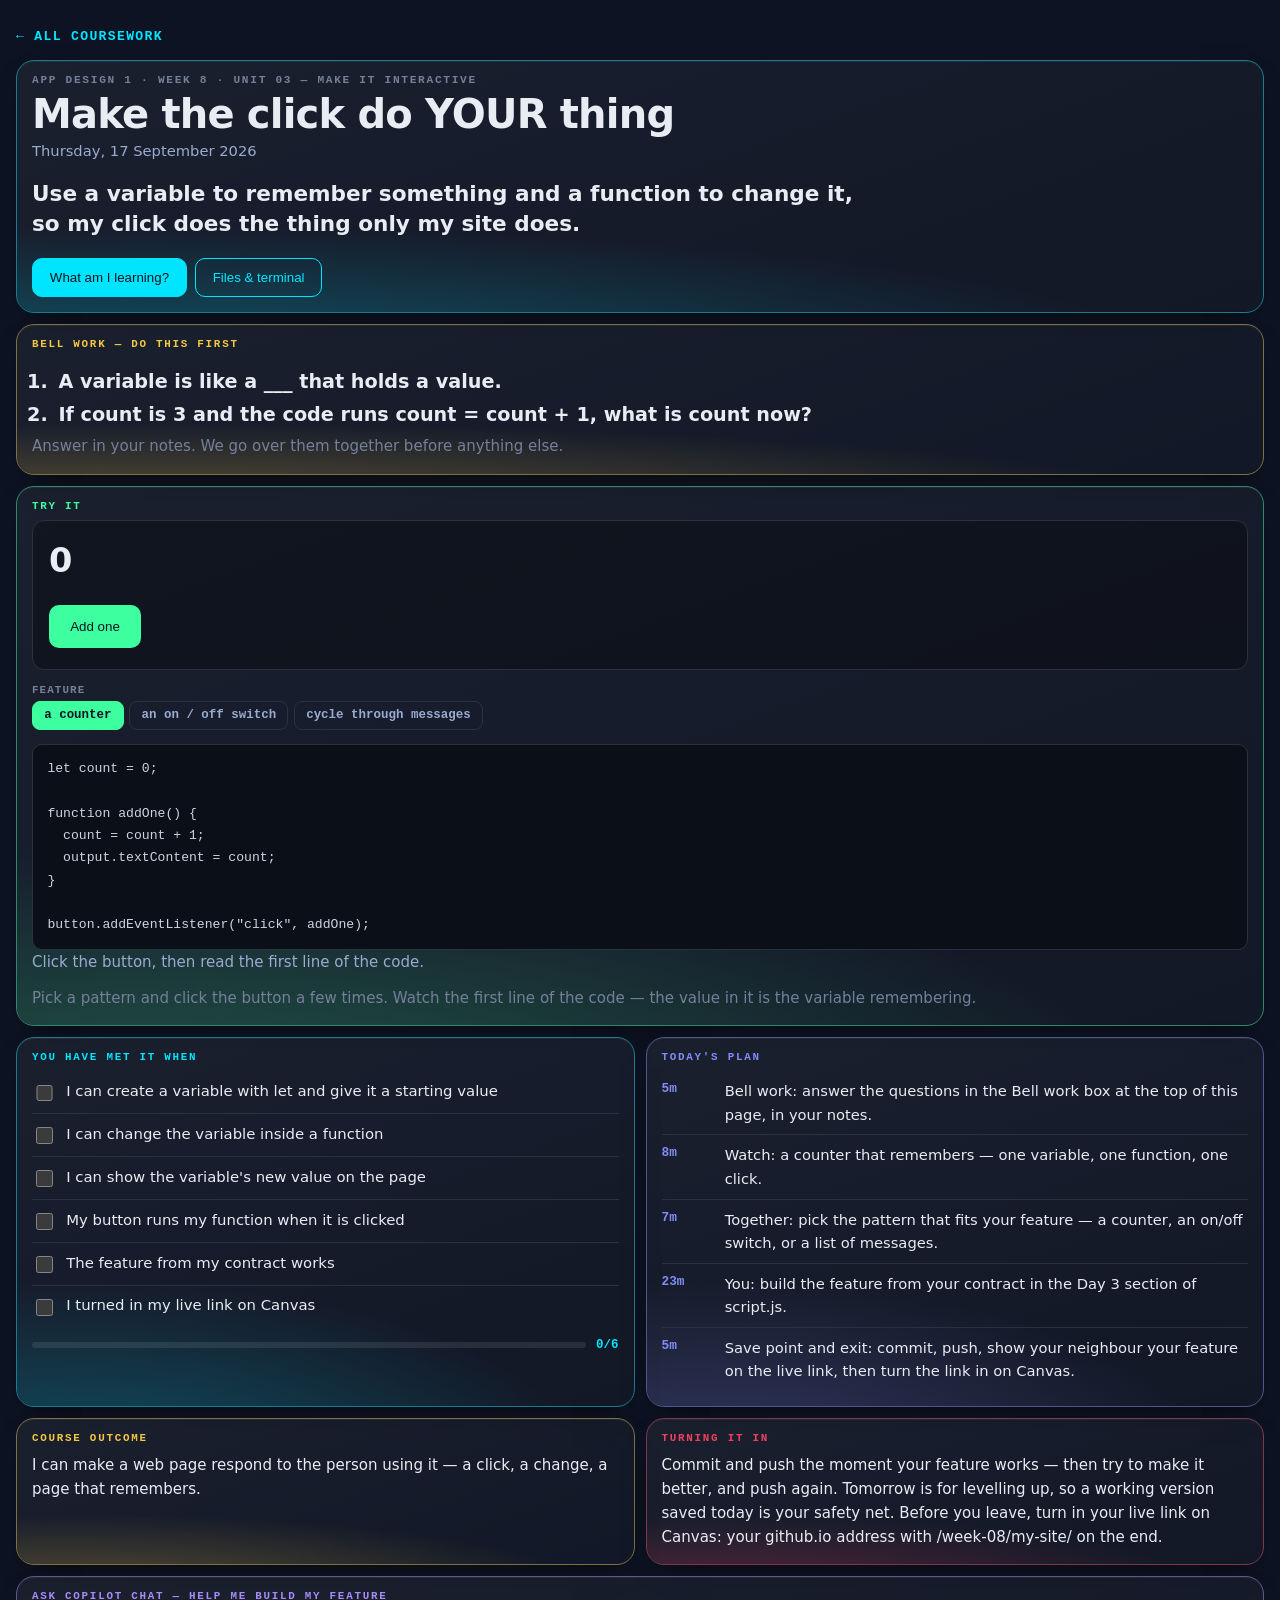
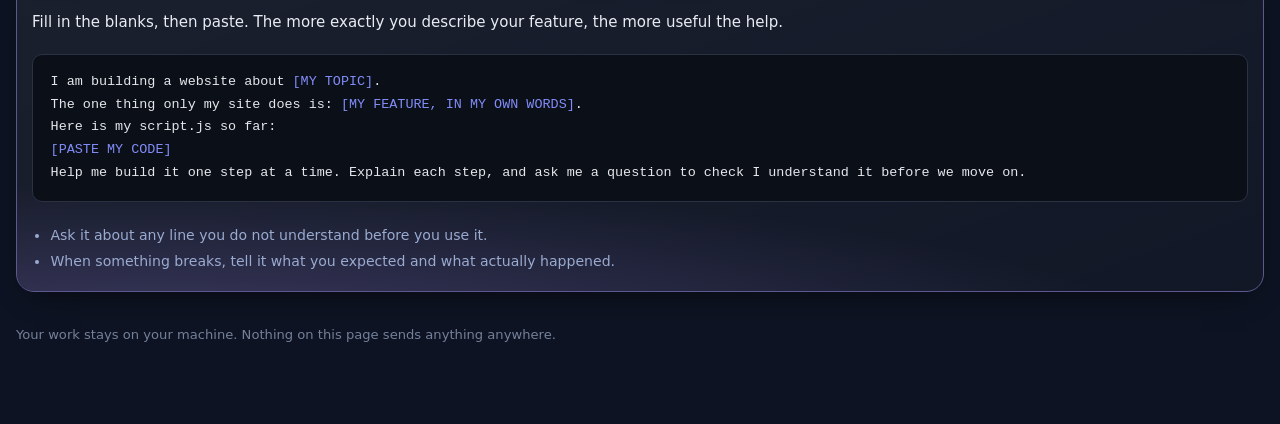
<file: week-08/day-3/index.html>
<!doctype html>
<html lang="en">
<head>
<meta charset="utf-8">
<meta name="viewport" content="width=device-width,initial-scale=1">
<title>Make the click do YOUR thing — App Design 1</title>
<meta name="color-scheme" content="dark">
<style>
:root{--acc:var(--ss-cyan,#00e5ff)}
*{box-sizing:border-box}
body{margin:0;background:var(--ss-void,#0d1322);color:var(--ss-bone,#e8ecf3);
  font:16px/1.6 var(--ss-body,"Inter",system-ui,sans-serif);padding:1.4rem 1rem 5rem}
.wrap{max-width:96rem;margin:0 auto}
a.back{display:inline-block;color:var(--acc);text-decoration:none;font:600 .82rem/1 var(--ss-mono,ui-monospace,monospace);
  letter-spacing:.1em;text-transform:uppercase;margin:0 0 1rem}

/* ── the grid: the dashboard's, verbatim in behaviour ───────────────────── */
.bento{display:grid;gap:11px;grid-template-columns:repeat(4,minmax(0,1fr));align-items:stretch}
.bento > *{grid-column:span 2}
.bento > .w1{grid-column:span 1}
.bento > .w4{grid-column:span 4}
/* Height-matching only helps when the tiles in a row are already close. On a phone
   two tiles share a row and one of them is a five-item plan — stretched, its short
   neighbour grew 729px of empty gradient. Ragged is correct at this size. */
@media (max-width:760px){.bento{grid-template-columns:repeat(6,minmax(0,1fr));gap:7px;align-items:start}
  .bento > *{grid-column:span 3} .bento > .w1{grid-column:span 3} .bento > .w4{grid-column:span 6}}
@media (min-width:1500px){.bento{grid-template-columns:repeat(8,minmax(0,1fr))}
  .bento > *{grid-column:span 2} .bento > .w1{grid-column:span 2} .bento > .w4{grid-column:span 8}
  /* the lab keeps six columns and the criteria ride alongside it, so the widest
     screen gains density rather than gaining empty space */
  .bento > .lab{grid-column:span 6} .bento > .lab + *{grid-column:span 2}
  /* The plan is five rows of prose next to two tiles of three lines each. Stretched
     into one row the short pair inflate into dead space, which looks worse than the
     raggedness it was fixing. So the plan takes a narrow column two rows tall and the
     other two stack beside it — the row fills, nothing is padded out to match. */
  .bento > .t-plan{grid-column:span 3;grid-row:span 2}
  .bento > .t-clo, .bento > .t-turn{grid-column:span 5}}

/* ── the tile ───────────────────────────────────────────────────────────── */
.tl{position:relative;overflow:hidden;border-radius:18px;padding:14px 15px 15px;display:flex;flex-direction:column;
  background:linear-gradient(160deg,rgba(255,255,255,.055),rgba(255,255,255,.02));
  border:1px solid color-mix(in srgb, var(--acc) 42%, var(--ss-border,#2a3142));
  box-shadow:0 1px 0 rgba(255,255,255,.06) inset,0 12px 30px -18px rgba(0,0,0,.9);
  transition:transform .16s var(--ss-ease,cubic-bezier(.2,.7,.3,1)),border-color .16s}
.tl::after{content:"";position:absolute;inset:0;pointer-events:none;border-radius:inherit;
  background:radial-gradient(125% 85% at 12% 122%, var(--acc) 0%, transparent 66%);opacity:.30}
.tl > *{position:relative;z-index:1}
.k{display:block;font:600 .68rem/1 var(--ss-mono,ui-monospace,monospace);letter-spacing:.16em;
  text-transform:uppercase;color:var(--acc);margin:0 0 .55rem}

/* hero */
.hero{--acc:var(--ss-cyan,#00e5ff)}
.hero .eyebrow{font:600 .7rem/1 var(--ss-mono,ui-monospace,monospace);letter-spacing:.15em;
  text-transform:uppercase;color:var(--ss-faint,#74809a)}
.hero h1{font-family:var(--ss-display,"Syne",system-ui,sans-serif);font-size:clamp(1.5rem,3.4vw,2.5rem);
  line-height:1.08;letter-spacing:-.02em;margin:.45rem 0 .2rem}
.hero .when{color:var(--ss-mist,#9aabd0);font-size:.92rem;margin:0 0 1rem}
.hero .slo{font-size:clamp(1.05rem,1.7vw,1.35rem);font-weight:600;line-height:1.42;margin:0;max-width:52rem}
.hero .row{display:flex;flex-wrap:wrap;gap:.5rem;margin-top:1.1rem}

button.b{cursor:pointer;font:600 .84rem/1 inherit;padding:.7rem 1.05rem;border-radius:10px;
  border:1px solid var(--acc);background:transparent;color:var(--acc);transition:background .15s,color .15s}
button.b:hover{background:var(--acc);color:var(--ss-void,#0d1322)}
button.b.solid{background:var(--acc);color:var(--ss-void,#0d1322)}
button.b.solid:hover{filter:brightness(1.12)}
a.b{display:inline-block;text-decoration:none}

/* success criteria */
.sc{list-style:none;margin:0;padding:0}
.sc li{border-bottom:1px solid var(--ss-border,#2a3142)}
.sc li:last-child{border-bottom:0}
.sc label{display:flex;gap:.65rem;align-items:flex-start;padding:.55rem 0;cursor:pointer;font-size:.93rem}
.sc input{margin-top:.28rem;width:1.05rem;height:1.05rem;accent-color:var(--acc);flex:none}
.sc input:checked + span{color:var(--ss-faint,#74809a);text-decoration:line-through}
.prog{display:flex;align-items:center;gap:.6rem;margin-top:.7rem}
.prog .bar{flex:1;height:6px;border-radius:99px;background:rgba(255,255,255,.09);overflow:hidden}
.prog .bar i{display:block;height:100%;width:0;background:var(--acc);transition:width .25s}
.prog b{font:700 .78rem/1 var(--ss-mono,ui-monospace,monospace);color:var(--acc)}

/* plan */
.plan{list-style:none;margin:0;padding:0}
.plan li{display:flex;gap:.75rem;padding:.5rem 0;border-bottom:1px solid var(--ss-border,#2a3142);font-size:.92rem}
.plan li:last-child{border-bottom:0}
.plan .m{flex:none;width:3.2rem;font:700 .8rem/1.55 var(--ss-mono,ui-monospace,monospace);color:var(--acc)}

/* generic tile text */
.tl p{margin:0 0 .7rem;font-size:.94rem}.tl p:last-child{margin:0}
.tl .big{font-size:1.02rem;line-height:1.5}

/* ── the lab ────────────────────────────────────────────────────────────── */
.lab{--acc:var(--ss-green,#3effa0)}
.lab .stage{background:rgba(0,0,0,.32);border:1px solid var(--ss-border,#2a3142);border-radius:12px;
  padding:16px;min-height:0;height:clamp(150px,20vh,190px);display:flex}
.lab .stage .fx{flex:1;display:flex;gap:10px;transition:all .28s var(--ss-ease,cubic-bezier(.2,.7,.3,1))}
.lab .box{background:color-mix(in srgb,var(--acc) 30%,transparent);border:1px solid var(--acc);
  border-radius:9px;padding:.7rem .9rem;font:700 .82rem/1.3 var(--ss-mono,ui-monospace,monospace);
  color:var(--ss-bone,#e8ecf3);display:grid;place-items:center;transition:all .28s}
.lab .box.b2{min-height:64px}.lab .box.b3{min-height:88px}
.ctrls{margin-top:.9rem;display:grid;gap:.7rem}
.ctrl .cn{font:600 .68rem/1 var(--ss-mono,ui-monospace,monospace);letter-spacing:.1em;text-transform:uppercase;
  color:var(--ss-faint,#74809a);margin-bottom:.35rem}
.seg{display:flex;flex-wrap:wrap;gap:.35rem}
.seg button{cursor:pointer;font:600 .78rem/1 var(--ss-mono,ui-monospace,monospace);padding:.45rem .7rem;
  border-radius:8px;border:1px solid var(--ss-border,#2a3142);background:transparent;color:var(--ss-mist,#9aabd0)}
.seg button[aria-pressed=true]{background:var(--acc);border-color:var(--acc);color:var(--ss-void,#0d1322)}
.readout{margin-top:.9rem;background:#0b0f18;border:1px solid var(--ss-border,#2a3142);border-radius:10px;
  padding:.8rem .9rem;font:.82rem/1.7 var(--ss-mono,ui-monospace,monospace);color:#cbd5e1;overflow-x:auto}
.readout .p{color:var(--ss-peri,#818cf8)}.readout .v{color:var(--ss-green,#3effa0)}
.axis{margin-top:.75rem;font-size:.87rem;color:var(--ss-mist,#9aabd0)}
.axis b{color:var(--acc)}
.slid{width:100%;accent-color:var(--acc)}

/* ── modal ──────────────────────────────────────────────────────────────── */
dialog{border:none;padding:0;background:transparent;max-width:min(46rem,94vw);width:100%}
dialog::backdrop{background:rgba(6,9,16,.74)}
.sheet{background:var(--ss-ink,#161d31);border:1px solid var(--ss-border,#2a3142);border-radius:18px;
  padding:1.4rem 1.5rem;color:var(--ss-bone,#e8ecf3);max-height:84vh;overflow:auto}
.sheet h3{font-family:var(--ss-display,"Syne",system-ui,sans-serif);font-size:1.25rem;margin:0 0 .8rem}
.sheet p{font-size:.98rem;margin:0 0 .9rem}
.sheet .x{position:sticky;top:0;float:right;cursor:pointer;background:transparent;border:1px solid var(--ss-border,#2a3142);
  color:var(--ss-mist,#9aabd0);border-radius:8px;font:600 .75rem/1 var(--ss-mono,ui-monospace,monospace);padding:.45rem .6rem}
.sheet img{width:100%;height:auto;border-radius:10px;border:1px solid var(--ss-border,#2a3142)}
pre.code{background:#0b0f18;border:1px solid var(--ss-border,#2a3142);border-radius:10px;padding:1rem 1.1rem;
  overflow-x:auto;font:.84rem/1.7 var(--ss-mono,ui-monospace,monospace);color:#e5e7eb;margin:.5rem 0;position:relative}
pre.code b{color:var(--ss-peri,#818cf8);font-weight:400}
.codewrap{position:relative}
.codewrap .cp{position:absolute;top:.55rem;right:.55rem;cursor:pointer;border:1px solid #3b4252;background:#1c2230;
  color:var(--ss-peri,#818cf8);font:600 .72rem/1 var(--ss-mono,ui-monospace,monospace);letter-spacing:.06em;
  text-transform:uppercase;padding:.42rem .65rem;border-radius:6px}
.codewrap .cp.ok{background:#064e3b;border-color:#10b981;color:#6ee7b7}
.files{list-style:none;margin:.5rem 0 0;padding:0}
.files li{padding:.5rem 0;border-top:1px solid var(--ss-border,#2a3142)}
.files a{color:var(--acc);font:600 .9rem/1.5 var(--ss-mono,ui-monospace,monospace);text-decoration:none}
.files span{display:block;color:var(--ss-faint,#74809a);font-size:.85rem;margin-top:.1rem}
.who{display:flex;gap:.7rem;flex-wrap:wrap;margin:0 0 .8rem}
.who label{flex:1 1 9rem;font:600 .7rem/1 var(--ss-mono,ui-monospace,monospace);letter-spacing:.08em;
  text-transform:uppercase;color:var(--ss-faint,#74809a)}
.who input{display:block;width:100%;margin-top:.35rem;padding:.55rem .65rem;font:inherit;color:var(--ss-bone,#e8ecf3);
  background:rgba(0,0,0,.3);border:1px solid var(--ss-border,#2a3142);border-radius:8px}
.who input:focus{outline:none;border-color:var(--acc)}
.hint{color:var(--ss-faint,#74809a);font-size:.85rem;margin:.6rem 0 0}
footer{max-width:96rem;margin:2rem auto 0;color:var(--ss-faint,#74809a);font-size:.82rem}

/* ── JavaScript labs ────────────────────────────────────────────────────────
   A JavaScript day has no box to push around; what it has is a console that talks back.
   So these labs carry a small console, styled like the real one, and every lab's readout
   is the exact code the student would type into script.js. */
.lab .jsrow{display:flex;flex-wrap:wrap;gap:.6rem;align-items:center;width:100%}
.lab .jsin{flex:1;min-width:10rem;padding:.65rem .8rem;border-radius:9px;border:1px solid var(--ss-border,#2a3142);
  background:rgba(0,0,0,.35);color:var(--ss-bone,#e8ecf3);font:.95rem var(--ss-mono,ui-monospace,monospace)}
.lab .jsin:focus{outline:none;border-color:var(--acc)}
.lab .demo{font:700 .95rem/1 inherit;background:var(--acc);color:#0d1322;border:2px solid var(--acc);
  border-radius:10px;padding:.75rem 1.2rem;cursor:pointer;transition:filter .15s,transform .1s}
.lab .demo:hover{filter:brightness(1.12)}.lab .demo:active{transform:translateY(2px)}
.lab .demo:focus-visible{outline:none;box-shadow:0 0 0 4px rgba(255,255,255,.35)}
.lab .val{font:700 clamp(1.3rem,3vw,2.1rem)/1.15 var(--ss-display,system-ui,sans-serif);color:var(--ss-bone,#e8ecf3)}
.lab .stage.col{flex-direction:column;align-items:flex-start;justify-content:center;gap:.8rem;height:auto;min-height:150px}
.devcon{margin-top:.8rem;background:#050810;border:1px solid var(--ss-border,#2a3142);border-radius:10px;
  min-height:4.6rem;max-height:9rem;overflow:auto;padding:.5rem .75rem;font:.8rem/1.6 var(--ss-mono,ui-monospace,monospace)}
.devcon .hd{color:var(--ss-faint,#74809a);font-size:.64rem;letter-spacing:.14em;text-transform:uppercase;margin-bottom:.25rem}
.devcon .ok{color:#e5e7eb}.devcon .ok::before{content:"› ";color:var(--ss-faint,#74809a)}
.devcon .err{color:#fca5a5;background:rgba(244,63,94,.12);border-radius:5px;padding:0 .35rem}

/* ── Bell work ──────────────────────────────────────────────────────────── */
.bellq{margin:.2rem 0 0;padding-left:1.4rem;font-size:clamp(1rem,1.5vw,1.2rem);font-weight:600;line-height:1.45}
.bellq li{margin:.35rem 0;padding-left:.25rem}

/* ── Ask Copilot Chat ───────────────────────────────────────────────────── */
.t-prompt pre.code{white-space:pre-wrap}
.t-prompt .rules{margin:.7rem 0 0;padding-left:1.15rem;font-size:.88rem;color:var(--ss-mist,#9aabd0)}
.t-prompt .rules li{margin:.2rem 0}
</style>
</head>
<body>
<div class="wrap">
  <a class="back" href="../../">&larr; All coursework</a>
  <div class="bento">
    <section class="tl hero w4">
      <div class="eyebrow">App Design 1 &middot; Week 8 &middot; Unit 03 — Make it interactive</div>
      <h1>Make the click do YOUR thing</h1>
      <p class="when">Thursday, 17 September 2026</p>
      <p class="slo">Use a variable to remember something and a function to change it, so my click does the thing only my site does.</p>
      <div class="row">
        <button class="b solid" data-open="m-read" type="button">What am I learning?</button>
        
        <button class="b" data-open="m-files" type="button">Files &amp; terminal</button>
      </div>
    </section>
    <section class="tl w4 t-bell" style="--acc:var(--ss-gold,#f5c842)">
      <span class="k">Bell work — do this first</span>
      <ol class="bellq"><li>A variable is like a ___ that holds a value.</li><li>If count is 3 and the code runs count = count + 1, what is count now?</li></ol>
      <p class="hint">Answer in your notes. We go over them together before anything else.</p>
    </section>
    <section class="tl lab w4" id="lab" data-lab="state">
      <span class="k">Try it</span>
      <div class="stage col">
        <p class="val" id="sval">0</p>
        <button class="demo" id="sbtn" type="button">Add one</button>
      </div>
      <div class="ctrls"><div class="ctrl"><div class="cn">feature</div><div class="seg" data-prop="feature">
      <button type="button" data-v="counter" aria-pressed="true">a counter</button><button type="button" data-v="toggle" aria-pressed="false">an on / off switch</button><button type="button" data-v="messages" aria-pressed="false">cycle through messages</button>
    </div></div></div>
      <div class="readout" id="ro"></div>
      <p class="axis" id="axis">Click the button, then read the first line of the code.</p>
      <p class="hint">Pick a pattern and click the button a few times. Watch the first line of the code — the value in it is the variable remembering.</p>
    </section>
    <section class="tl">
      <span class="k">You have met it when</span>
      <ul class="sc"><li><label><input type="checkbox" data-sc="0"><span>I can create a variable with let and give it a starting value</span></label></li><li><label><input type="checkbox" data-sc="1"><span>I can change the variable inside a function</span></label></li><li><label><input type="checkbox" data-sc="2"><span>I can show the variable's new value on the page</span></label></li><li><label><input type="checkbox" data-sc="3"><span>My button runs my function when it is clicked</span></label></li><li><label><input type="checkbox" data-sc="4"><span>The feature from my contract works</span></label></li><li><label><input type="checkbox" data-sc="5"><span>I turned in my live link on Canvas</span></label></li></ul>
      <div class="prog"><div class="bar"><i id="scbar"></i></div><b id="scnum">0/6</b></div>
    </section>
    <section class="tl t-plan" style="--acc:var(--ss-peri,#818cf8)">
      <span class="k">Today's plan</span>
      <ul class="plan"><li><span class="m">5m</span><span>Bell work: answer the questions in the Bell work box at the top of this page, in your notes.</span></li><li><span class="m">8m</span><span>Watch: a counter that remembers — one variable, one function, one click.</span></li><li><span class="m">7m</span><span>Together: pick the pattern that fits your feature — a counter, an on/off switch, or a list of messages.</span></li><li><span class="m">23m</span><span>You: build the feature from your contract in the Day 3 section of script.js.</span></li><li><span class="m">5m</span><span>Save point and exit: commit, push, show your neighbour your feature on the live link, then turn the link in on Canvas.</span></li></ul>
    </section>
    <section class="tl t-clo" style="--acc:var(--ss-gold,#f5c842)">
      <span class="k">Course outcome</span><p>I can make a web page respond to the person using it — a click, a change, a page that remembers.</p>
    </section>
    <section class="tl t-turn" style="--acc:var(--ss-rose,#f43f5e)">
      <span class="k">Turning it in</span><p>Commit and push the moment your feature works — then try to make it better, and push again. Tomorrow is for levelling up, so a working version saved today is your safety net. Before you leave, turn in your live link on Canvas: your github.io address with /week-08/my-site/ on the end.</p>
    </section>
    <section class="tl w4 t-prompt" style="--acc:var(--ss-violet,#a78bfa)">
      <span class="k">Ask Copilot Chat — help me build my feature</span>
      <p>Fill in the blanks, then paste. The more exactly you describe your feature, the more useful the help.</p>
      <div class="codewrap"><button class="cp" type="button">Copy</button><pre class="code">I am building a website about <b>[MY TOPIC]</b>.
The one thing only my site does is: <b>[MY FEATURE, IN MY OWN WORDS]</b>.
Here is my script.js so far:
<b>[PASTE MY CODE]</b>
Help me build it one step at a time. Explain each step, and ask me a question to check I understand it before we move on.</pre></div>
      <ul class="rules"><li>Ask it about any line you do not understand before you use it.</li><li>When something breaks, tell it what you expected and what actually happened.</li></ul>
    </section>
  </div>
  <footer>Your work stays on your machine. Nothing on this page sends anything anywhere.</footer>
</div>

  <dialog id="m-read"><div class="sheet"><button class="x" data-close type="button">Close</button>
    <h3>What am I learning?</h3><p>Yesterday your click changed the page, but it changed it the same way every time. Today the page remembers.</p><p>A variable is a named box that holds a value. let count = 0; makes a box called count with 0 in it. A function is a named set of instructions that runs when you call it. Put them together — a click runs a function, the function changes the variable, then shows the new value — and the page is keeping track of something between clicks. That is how a like button knows it is on 12.</p><p>One rule saves most of today's problems: create the variable at the top of script.js, not inside the function. Inside the function it gets rebuilt from scratch on every click, so a counter shows 1 forever.</p><p>Your contract from Tuesday says what your one thing is. Pick the pattern below that fits it, then make it yours.</p></div></dialog>

  

  <dialog id="m-files"><div class="sheet"><button class="x" data-close type="button">Close</button>
    <h3>Files &amp; terminal</h3>
    <p>Everything for this week is already in your week folder.</p>

    <h3 style="margin-top:1.3rem">Get the whole week — once</h3>
    <p>The whole week comes down in one go — all four days and the project you build in. Run this once, on Tuesday, in the terminal at the bottom of your Codespace.</p>
    <div class="codewrap"><button class="cp" type="button">Copy</button><pre class="code"><b># the whole week in one go — do this once</b>
npx degit coltonsharp-dev/ALA2627-ASD-Coursework/week-08 week-08
cd week-08/my-site
python -m http.server 8000</pre></div>
    <p>Wednesday to Friday there is nothing to pull. Your project is already in week-08/my-site — open it, start the preview with the last line, and keep going.</p>
    <p class="hint">Terminal not co-operating? The Week 8 page has a Download button for the same project. Use it and keep going — do not lose a period to a command.</p>
  </div></dialog>
<script>
var NL = String.fromCharCode(10);
var RC = null;

/* modals */
document.querySelectorAll("[data-open]").forEach(function(b){
  b.addEventListener("click", function(){
    var d = document.getElementById(b.getAttribute("data-open"));
    if (d && d.showModal) d.showModal();
  });
});
document.querySelectorAll("[data-close]").forEach(function(b){
  b.addEventListener("click", function(){ b.closest("dialog").close(); });
});
document.querySelectorAll("dialog").forEach(function(d){
  d.addEventListener("click", function(e){ if (e.target === d) d.close(); });
});

/* success criteria progress */
var scBoxes = [].slice.call(document.querySelectorAll("input[data-sc]"));
var scBar = document.getElementById("scbar"), scNum = document.getElementById("scnum");
function scSync(){
  var n = scBoxes.filter(function(b){ return b.checked; }).length;
  if (scBar) scBar.style.width = (scBoxes.length ? (n / scBoxes.length) * 100 : 0) + "%";
  if (scNum) scNum.textContent = n + "/" + scBoxes.length;
}
scBoxes.forEach(function(b){ b.addEventListener("change", scSync); });
scSync();

/* copy buttons */
document.querySelectorAll(".codewrap .cp").forEach(function(b){
  b.addEventListener("click", function(){
    var t = b.parentElement.querySelector("pre").innerText;
    function done(){ b.textContent = "Copied"; b.classList.add("ok");
      setTimeout(function(){ b.textContent = "Copy"; b.classList.remove("ok"); }, 1600); }
    function fb(){ var r = document.createRange(); r.selectNodeContents(b.parentElement.querySelector("pre"));
      var s = getSelection(); s.removeAllRanges(); s.addRange(r); b.textContent = "Press Ctrl+C";
      setTimeout(function(){ b.textContent = "Copy"; }, 2200); }
    if (navigator.clipboard) navigator.clipboard.writeText(t).then(done, fb); else fb();
  });
});

/* ---- labs ---- */
var fx = document.getElementById("fx"), ro = document.getElementById("ro"), axis = document.getElementById("axis");
var state = {};
function segWire(onChange){
  document.querySelectorAll(".seg").forEach(function(seg){
    var prop = seg.getAttribute("data-prop");
    var pressed = seg.querySelector("[aria-pressed=true]");
    state[prop] = pressed ? pressed.getAttribute("data-v") : null;
    seg.querySelectorAll("button").forEach(function(btn){
      btn.addEventListener("click", function(){
        seg.querySelectorAll("button").forEach(function(o){ o.setAttribute("aria-pressed", "false"); });
        btn.setAttribute("aria-pressed", "true");
        state[prop] = btn.getAttribute("data-v");
        onChange();
      });
    });
  });
  onChange();
}
function css(rules){
  return rules.map(function(r){
    return '<span class="p">' + r[0] + '</span>: <span class="v">' + r[1] + '</span>;';
  }).join("<br>");
}

if (fx && document.querySelector('.seg[data-prop="flex-direction"]')) {
  segWire(function(){
    fx.style.flexDirection  = state["flex-direction"];
    fx.style.justifyContent = state["justify-content"];
    fx.style.alignItems     = state["align-items"];
    ro.innerHTML = ".cards {<br>&nbsp;&nbsp;" + css([
      ["display","flex"],["flex-direction",state["flex-direction"]],
      ["justify-content",state["justify-content"]],["align-items",state["align-items"]]
    ]).split("<br>").join("<br>&nbsp;&nbsp;") + "<br>}";
    var col = state["flex-direction"] === "column";
    axis.innerHTML = col
      ? "Direction is <b>column</b>, so the main axis runs <b>down</b>. justify-content is now moving things <b>vertically</b> and align-items is moving them <b>across</b>. They swapped."
      : "Direction is <b>row</b>, so the main axis runs <b>across</b>. justify-content moves things <b>horizontally</b>, align-items moves them <b>vertically</b>.";
  });
}

if (fx && document.querySelector('.seg[data-prop="tool"]')) {
  var b1 = document.getElementById("sb1"), b2 = document.getElementById("sb2"), b3 = document.getElementById("sb3");
  segWire(function(){
    var n = state["size"] + "px", tool = state["tool"];
    fx.style.gap = tool === "gap" ? n : "0px";
    [b1,b2,b3].forEach(function(b){
      b.style.padding = tool === "padding" ? n : "0.7rem 0.9rem";
      b.style.margin  = tool === "margin"  ? n : "0px";
    });
    ro.innerHTML = tool === "gap"
      ? ".cards {<br>&nbsp;&nbsp;" + css([["display","flex"],["gap",n]]).split("<br>").join("<br>&nbsp;&nbsp;") + "<br>}"
      : ".card {<br>&nbsp;&nbsp;" + css([[tool,n]]) + "<br>}";
    axis.innerHTML = tool === "gap"
      ? "<b>gap</b> sits between the boxes and adds nothing to the outside edges. It only works because the parent is a flex container."
      : tool === "padding"
        ? "<b>padding</b> is inside each box, so the boxes grow. The space between them has not changed."
        : "<b>margin</b> is outside each box, so it pushes the neighbours away &mdash; and it also pushes against the container edge, which gap does not.";
  });
}

if (document.getElementById("dbtn")) {
  var ro2 = document.getElementById("ro");
  ro2.innerHTML = ".btn:hover&nbsp;&nbsp;&nbsp;&nbsp;{ " + '<span class="p">filter</span>: <span class="v">brightness(1.15)</span>;' + " }<br>" +
    ".btn:focus-visible { " + '<span class="p">box-shadow</span>: <span class="v">0 0 0 4px</span>;' + " }<br>" +
    ".btn:active&nbsp;&nbsp;&nbsp;{ " + '<span class="p">transform</span>: <span class="v">translateY(2px)</span>;' + " }";
}

/* ---- JavaScript labs ---- */
function escH(t){ return String(t).split("&").join("&amp;").split("<").join("&lt;").split(">").join("&gt;"); }
var cout = document.getElementById("cout");
function logLine(text, bad){
  if (!cout) return;
  var row = document.createElement("div"); row.className = bad ? "err" : "ok"; row.textContent = text;
  cout.appendChild(row); cout.scrollTop = cout.scrollHeight;
}

if (document.querySelector('[data-lab="console"]')) {
  var cin = document.getElementById("cin");
  var cline = function(){
    var msg = cin.value;
    return state["quotes"] === "forgot" ? "console.log(" + msg + ");" : 'console.log("' + msg + '");';
  };
  segWire(function(){ ro.innerHTML = '<span class="p">// script.js</span><br>' + escH(cline()); });
  cin.addEventListener("input", function(){ ro.innerHTML = '<span class="p">// script.js</span><br>' + escH(cline()); });
  document.getElementById("crun").addEventListener("click", function(){
    var msg = cin.value;
    if (state["quotes"] === "forgot") {
      /* the real browser error, not a made-up one: one word is a name nobody defined;
         several words are not even valid code, so the browser stops before running it */
      var parts = msg.trim().split(" ").filter(function(w){ return w.length; });
      if (parts.length > 1) {
        logLine("Uncaught SyntaxError: missing ) after argument list", true);
        axis.innerHTML = "Red. Without quotes, JavaScript reads <b>" + escH(parts[0]) + " " + escH(parts[1]) + "</b> as code, and that is not valid code &mdash; so nothing in the file runs. Quotes mean <b>this is text</b>.";
      } else {
        var word = parts[0] || "message";
        logLine("Uncaught ReferenceError: " + word + " is not defined", true);
        axis.innerHTML = "Red. Without quotes JavaScript thinks <b>" + escH(word) + "</b> is the name of something, and nothing has that name. Quotes mean <b>this is text</b>.";
      }
    } else {
      logLine(msg, false);
      axis.innerHTML = "It printed. That is JavaScript talking back to you &mdash; every day this week starts here.";
    }
  });
}

if (document.querySelector('[data-lab="click"]')) {
  var kb = document.getElementById("cbtn"), kt = document.getElementById("ctext");
  var kcol = ["#3effa0", "#f5c842", "#818cf8", "#f43f5e"], kci = 0, kev = null;
  var kdo = function(){
    var d = state["does"];
    if (d === "log") logLine("The button was used (" + state["event"] + ")", false);
    if (d === "text") kt.textContent = "You did it. The page changed.";
    if (d === "colour") { kci = (kci + 1) % kcol.length; kb.style.background = kcol[kci]; kb.style.borderColor = kcol[kci]; }
  };
  segWire(function(){
    if (kev) kb.removeEventListener(kev, kdo);
    kev = state["event"]; kb.addEventListener(kev, kdo);
    kt.textContent = "Nothing has happened yet."; kb.style.background = ""; kb.style.borderColor = "";
    var inner = state["does"] === "log" ? 'console.log("The button was used");'
      : state["does"] === "text" ? 'output.textContent = "You did it. The page changed.";'
      : 'button.style.background = "gold";';
    var lines = ['const button = document.querySelector("#action");'];
    if (state["does"] === "text") lines.push('const output = document.querySelector("#output");');
    lines.push("");
    lines.push('button.addEventListener("' + kev + '", function () {');
    ro.innerHTML = lines.map(escH).join("<br>") + "<br>&nbsp;&nbsp;" + escH(inner) + "<br>" + escH("});");
    axis.innerHTML = kev === "click" ? "<b>click</b> runs the function once the button is pressed and let go."
      : kev === "dblclick" ? "<b>dblclick</b> needs two quick clicks. Try one click &mdash; nothing happens now."
      : "<b>mouseenter</b> runs the moment the pointer arrives. No click at all.";
  });
}

if (document.querySelector('[data-lab="state"]')) {
  var sb = document.getElementById("sbtn"), sv = document.getElementById("sval");
  var count = 0, isOn = false, spot = 0, msgs = ["Go team!", "Practice starts at 3", "Big game Friday"];
  var sdraw = function(){
    var f = state["feature"], code = [];
    if (f === "counter") { sv.textContent = String(count); sb.textContent = "Add one";
      code = ["let count = " + count + ";", "", "function addOne() {", "  count = count + 1;", "  output.textContent = count;", "}", "", 'button.addEventListener("click", addOne);']; }
    if (f === "toggle") { sv.textContent = isOn ? "ON" : "OFF"; sb.textContent = "Switch";
      code = ["let isOn = " + isOn + ";", "", "function flip() {", "  isOn = !isOn;", '  output.textContent = isOn ? "ON" : "OFF";', "}", "", 'button.addEventListener("click", flip);']; }
    if (f === "messages") { sv.textContent = msgs[spot]; sb.textContent = "Next";
      code = ['let messages = ["Go team!", "Practice starts at 3", "Big game Friday"];', "let spot = " + spot + ";", "", "function next() {", "  spot = (spot + 1) % messages.length;", "  output.textContent = messages[spot];", "}", "", 'button.addEventListener("click", next);']; }
    ro.innerHTML = code.map(function(l){ return escH(l).split("  ").join("&nbsp;&nbsp;"); }).join("<br>");
  };
  sb.addEventListener("click", function(){
    var f = state["feature"];
    if (f === "counter") count = count + 1;
    if (f === "toggle") isOn = !isOn;
    if (f === "messages") spot = (spot + 1) % msgs.length;
    sdraw();
    axis.innerHTML = "Look at the first line: the value changed. <b>That is a variable</b> &mdash; the page remembering something between clicks.";
  });
  segWire(sdraw);
}

/* receipt */
var rcGo = document.getElementById("rc-go");
if (rcGo) rcGo.addEventListener("click", function(){
  var name = (document.getElementById("rc-name").value || "").trim();
  var period = (document.getElementById("rc-period").value || "").trim();
  var msg = document.getElementById("rc-msg");
  if (!name) { msg.textContent = "Put your name in first — the receipt is no use without it."; return; }
  var boxes = [].slice.call(document.querySelectorAll("input[data-rc]"));
  var items = boxes.map(function(b){
    return { done: b.checked, text: b.parentElement.querySelector("span").textContent.trim() };
  });
  var doneN = items.filter(function(i){ return i.done; }).length;
  var L = [];
  L.push("RECEIPT — " + RC.course);
  L.push(RC.title);
  L.push("Week " + RC.week + " · Day " + RC.day + " · " + RC.date);
  L.push("");
  L.push("Name:      " + name);
  L.push("Period:    " + (period || "not given"));
  L.push("Finished:  " + new Date().toLocaleString());
  L.push("Completed: " + doneN + " of " + items.length);
  L.push("");
  L.push("WHAT I DID");
  items.forEach(function(i, n){ L.push("  [" + (i.done ? "x" : " ") + "] " + (n + 1) + ". " + i.text); });
  L.push("");
  var basis = name + "|" + period + "|" + RC.day + "|" + items.map(function(i){ return i.done ? 1 : 0; }).join("");
  var h = 0; for (var k = 0; k < basis.length; k++) { h = ((h << 5) - h + basis.charCodeAt(k)) | 0; }
  L.push("check: " + (h >>> 0).toString(36).toUpperCase());
  L.push("(If this line is edited it will not match the answers above.)");
  var a = document.createElement("a");
  a.href = URL.createObjectURL(new Blob([L.join(NL)], { type: "text/plain" }));
  a.download = RC.file + "-" + name.toLowerCase().replace(/[^a-z0-9]+/g, "-").replace(/^-|-$/g, "") + ".txt";
  document.body.appendChild(a); a.click(); a.remove();
  msg.textContent = "Downloaded. Upload that file to the assignment.";
});
</script>
</body>
</html>
</file>
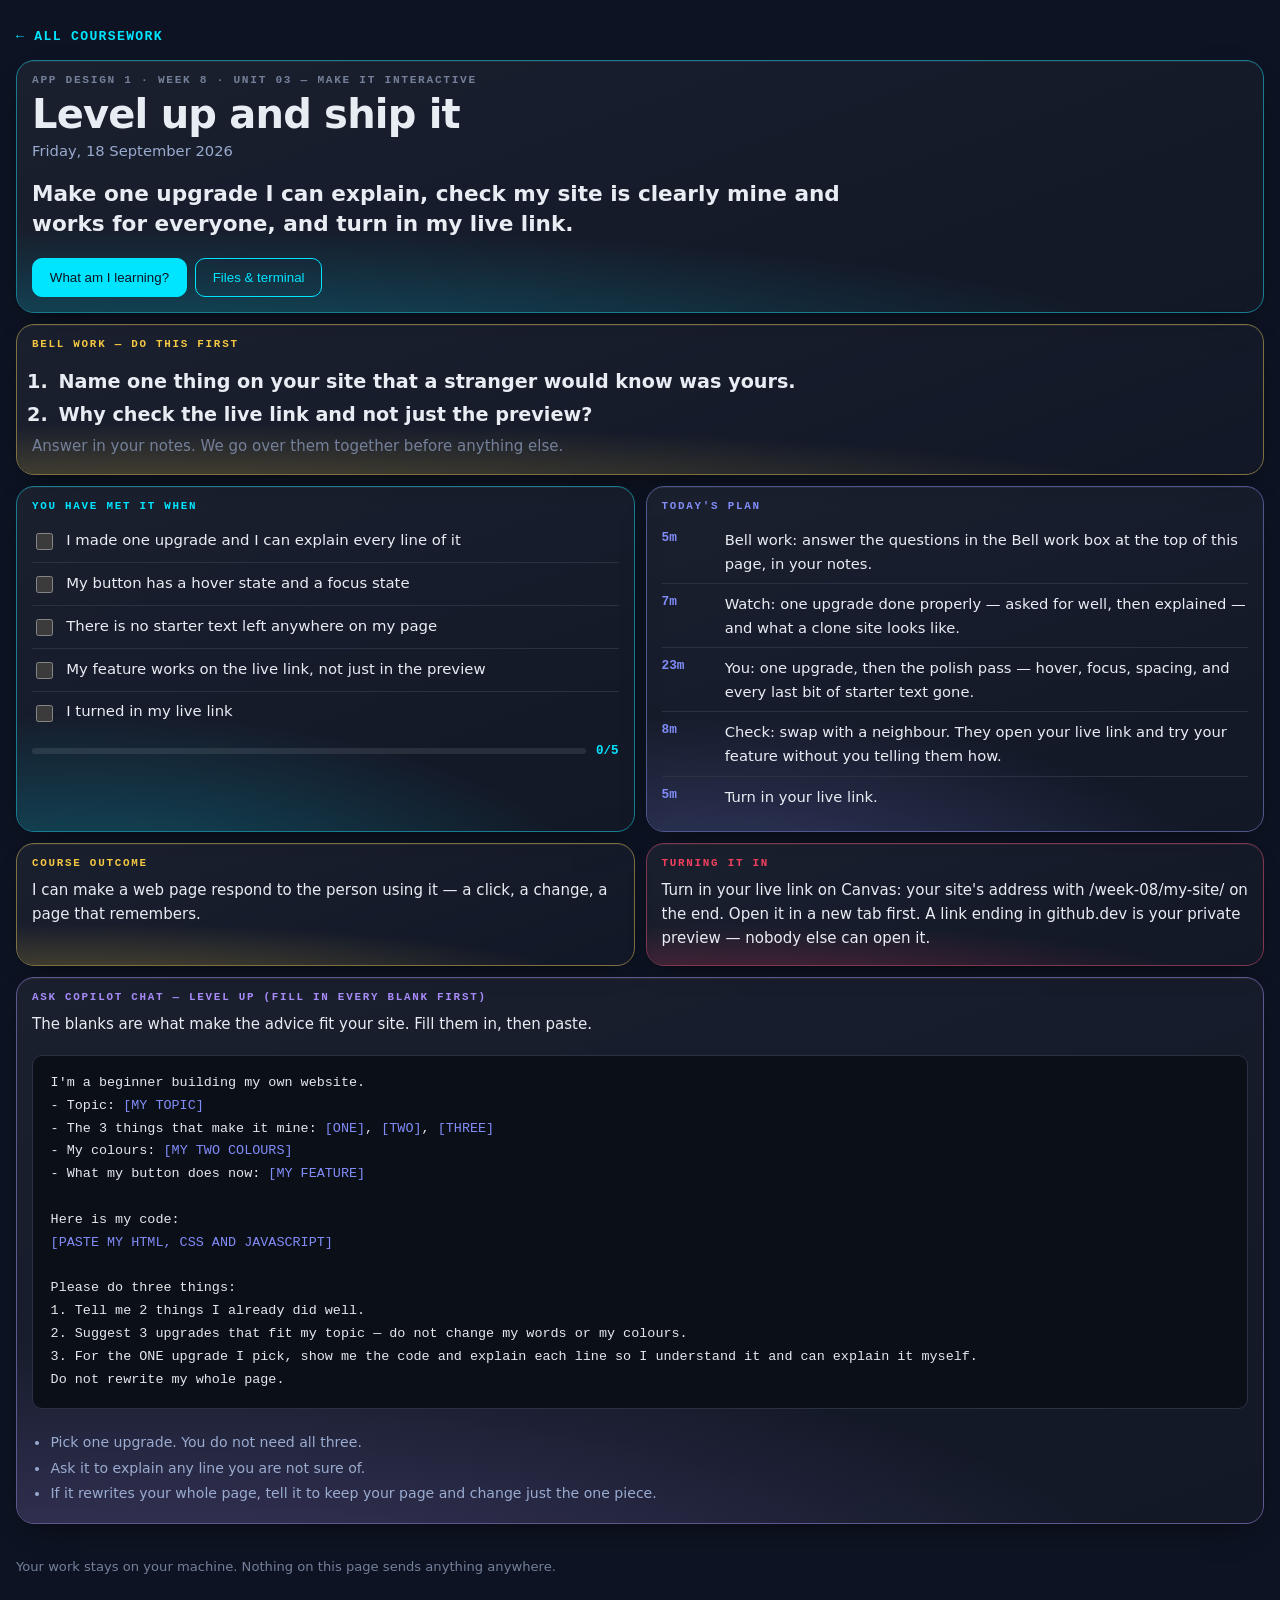
<file: week-08/day-4/index.html>
<!doctype html>
<html lang="en">
<head>
<meta charset="utf-8">
<meta name="viewport" content="width=device-width,initial-scale=1">
<title>Level up and ship it — App Design 1</title>
<meta name="color-scheme" content="dark">
<style>
:root{--acc:var(--ss-cyan,#00e5ff)}
*{box-sizing:border-box}
body{margin:0;background:var(--ss-void,#0d1322);color:var(--ss-bone,#e8ecf3);
  font:16px/1.6 var(--ss-body,"Inter",system-ui,sans-serif);padding:1.4rem 1rem 5rem}
.wrap{max-width:96rem;margin:0 auto}
a.back{display:inline-block;color:var(--acc);text-decoration:none;font:600 .82rem/1 var(--ss-mono,ui-monospace,monospace);
  letter-spacing:.1em;text-transform:uppercase;margin:0 0 1rem}

/* ── the grid: the dashboard's, verbatim in behaviour ───────────────────── */
.bento{display:grid;gap:11px;grid-template-columns:repeat(4,minmax(0,1fr));align-items:stretch}
.bento > *{grid-column:span 2}
.bento > .w1{grid-column:span 1}
.bento > .w4{grid-column:span 4}
/* Height-matching only helps when the tiles in a row are already close. On a phone
   two tiles share a row and one of them is a five-item plan — stretched, its short
   neighbour grew 729px of empty gradient. Ragged is correct at this size. */
@media (max-width:760px){.bento{grid-template-columns:repeat(6,minmax(0,1fr));gap:7px;align-items:start}
  .bento > *{grid-column:span 3} .bento > .w1{grid-column:span 3} .bento > .w4{grid-column:span 6}}
@media (min-width:1500px){.bento{grid-template-columns:repeat(8,minmax(0,1fr))}
  .bento > *{grid-column:span 2} .bento > .w1{grid-column:span 2} .bento > .w4{grid-column:span 8}
  /* the lab keeps six columns and the criteria ride alongside it, so the widest
     screen gains density rather than gaining empty space */
  .bento > .lab{grid-column:span 6} .bento > .lab + *{grid-column:span 2}
  /* The plan is five rows of prose next to two tiles of three lines each. Stretched
     into one row the short pair inflate into dead space, which looks worse than the
     raggedness it was fixing. So the plan takes a narrow column two rows tall and the
     other two stack beside it — the row fills, nothing is padded out to match. */
  .bento > .t-plan{grid-column:span 3;grid-row:span 2}
  .bento > .t-clo, .bento > .t-turn{grid-column:span 5}}

/* ── the tile ───────────────────────────────────────────────────────────── */
.tl{position:relative;overflow:hidden;border-radius:18px;padding:14px 15px 15px;display:flex;flex-direction:column;
  background:linear-gradient(160deg,rgba(255,255,255,.055),rgba(255,255,255,.02));
  border:1px solid color-mix(in srgb, var(--acc) 42%, var(--ss-border,#2a3142));
  box-shadow:0 1px 0 rgba(255,255,255,.06) inset,0 12px 30px -18px rgba(0,0,0,.9);
  transition:transform .16s var(--ss-ease,cubic-bezier(.2,.7,.3,1)),border-color .16s}
.tl::after{content:"";position:absolute;inset:0;pointer-events:none;border-radius:inherit;
  background:radial-gradient(125% 85% at 12% 122%, var(--acc) 0%, transparent 66%);opacity:.30}
.tl > *{position:relative;z-index:1}
.k{display:block;font:600 .68rem/1 var(--ss-mono,ui-monospace,monospace);letter-spacing:.16em;
  text-transform:uppercase;color:var(--acc);margin:0 0 .55rem}

/* hero */
.hero{--acc:var(--ss-cyan,#00e5ff)}
.hero .eyebrow{font:600 .7rem/1 var(--ss-mono,ui-monospace,monospace);letter-spacing:.15em;
  text-transform:uppercase;color:var(--ss-faint,#74809a)}
.hero h1{font-family:var(--ss-display,"Syne",system-ui,sans-serif);font-size:clamp(1.5rem,3.4vw,2.5rem);
  line-height:1.08;letter-spacing:-.02em;margin:.45rem 0 .2rem}
.hero .when{color:var(--ss-mist,#9aabd0);font-size:.92rem;margin:0 0 1rem}
.hero .slo{font-size:clamp(1.05rem,1.7vw,1.35rem);font-weight:600;line-height:1.42;margin:0;max-width:52rem}
.hero .row{display:flex;flex-wrap:wrap;gap:.5rem;margin-top:1.1rem}

button.b{cursor:pointer;font:600 .84rem/1 inherit;padding:.7rem 1.05rem;border-radius:10px;
  border:1px solid var(--acc);background:transparent;color:var(--acc);transition:background .15s,color .15s}
button.b:hover{background:var(--acc);color:var(--ss-void,#0d1322)}
button.b.solid{background:var(--acc);color:var(--ss-void,#0d1322)}
button.b.solid:hover{filter:brightness(1.12)}
a.b{display:inline-block;text-decoration:none}

/* success criteria */
.sc{list-style:none;margin:0;padding:0}
.sc li{border-bottom:1px solid var(--ss-border,#2a3142)}
.sc li:last-child{border-bottom:0}
.sc label{display:flex;gap:.65rem;align-items:flex-start;padding:.55rem 0;cursor:pointer;font-size:.93rem}
.sc input{margin-top:.28rem;width:1.05rem;height:1.05rem;accent-color:var(--acc);flex:none}
.sc input:checked + span{color:var(--ss-faint,#74809a);text-decoration:line-through}
.prog{display:flex;align-items:center;gap:.6rem;margin-top:.7rem}
.prog .bar{flex:1;height:6px;border-radius:99px;background:rgba(255,255,255,.09);overflow:hidden}
.prog .bar i{display:block;height:100%;width:0;background:var(--acc);transition:width .25s}
.prog b{font:700 .78rem/1 var(--ss-mono,ui-monospace,monospace);color:var(--acc)}

/* plan */
.plan{list-style:none;margin:0;padding:0}
.plan li{display:flex;gap:.75rem;padding:.5rem 0;border-bottom:1px solid var(--ss-border,#2a3142);font-size:.92rem}
.plan li:last-child{border-bottom:0}
.plan .m{flex:none;width:3.2rem;font:700 .8rem/1.55 var(--ss-mono,ui-monospace,monospace);color:var(--acc)}

/* generic tile text */
.tl p{margin:0 0 .7rem;font-size:.94rem}.tl p:last-child{margin:0}
.tl .big{font-size:1.02rem;line-height:1.5}

/* ── the lab ────────────────────────────────────────────────────────────── */
.lab{--acc:var(--ss-green,#3effa0)}
.lab .stage{background:rgba(0,0,0,.32);border:1px solid var(--ss-border,#2a3142);border-radius:12px;
  padding:16px;min-height:0;height:clamp(150px,20vh,190px);display:flex}
.lab .stage .fx{flex:1;display:flex;gap:10px;transition:all .28s var(--ss-ease,cubic-bezier(.2,.7,.3,1))}
.lab .box{background:color-mix(in srgb,var(--acc) 30%,transparent);border:1px solid var(--acc);
  border-radius:9px;padding:.7rem .9rem;font:700 .82rem/1.3 var(--ss-mono,ui-monospace,monospace);
  color:var(--ss-bone,#e8ecf3);display:grid;place-items:center;transition:all .28s}
.lab .box.b2{min-height:64px}.lab .box.b3{min-height:88px}
.ctrls{margin-top:.9rem;display:grid;gap:.7rem}
.ctrl .cn{font:600 .68rem/1 var(--ss-mono,ui-monospace,monospace);letter-spacing:.1em;text-transform:uppercase;
  color:var(--ss-faint,#74809a);margin-bottom:.35rem}
.seg{display:flex;flex-wrap:wrap;gap:.35rem}
.seg button{cursor:pointer;font:600 .78rem/1 var(--ss-mono,ui-monospace,monospace);padding:.45rem .7rem;
  border-radius:8px;border:1px solid var(--ss-border,#2a3142);background:transparent;color:var(--ss-mist,#9aabd0)}
.seg button[aria-pressed=true]{background:var(--acc);border-color:var(--acc);color:var(--ss-void,#0d1322)}
.readout{margin-top:.9rem;background:#0b0f18;border:1px solid var(--ss-border,#2a3142);border-radius:10px;
  padding:.8rem .9rem;font:.82rem/1.7 var(--ss-mono,ui-monospace,monospace);color:#cbd5e1;overflow-x:auto}
.readout .p{color:var(--ss-peri,#818cf8)}.readout .v{color:var(--ss-green,#3effa0)}
.axis{margin-top:.75rem;font-size:.87rem;color:var(--ss-mist,#9aabd0)}
.axis b{color:var(--acc)}
.slid{width:100%;accent-color:var(--acc)}

/* ── modal ──────────────────────────────────────────────────────────────── */
dialog{border:none;padding:0;background:transparent;max-width:min(46rem,94vw);width:100%}
dialog::backdrop{background:rgba(6,9,16,.74)}
.sheet{background:var(--ss-ink,#161d31);border:1px solid var(--ss-border,#2a3142);border-radius:18px;
  padding:1.4rem 1.5rem;color:var(--ss-bone,#e8ecf3);max-height:84vh;overflow:auto}
.sheet h3{font-family:var(--ss-display,"Syne",system-ui,sans-serif);font-size:1.25rem;margin:0 0 .8rem}
.sheet p{font-size:.98rem;margin:0 0 .9rem}
.sheet .x{position:sticky;top:0;float:right;cursor:pointer;background:transparent;border:1px solid var(--ss-border,#2a3142);
  color:var(--ss-mist,#9aabd0);border-radius:8px;font:600 .75rem/1 var(--ss-mono,ui-monospace,monospace);padding:.45rem .6rem}
.sheet img{width:100%;height:auto;border-radius:10px;border:1px solid var(--ss-border,#2a3142)}
pre.code{background:#0b0f18;border:1px solid var(--ss-border,#2a3142);border-radius:10px;padding:1rem 1.1rem;
  overflow-x:auto;font:.84rem/1.7 var(--ss-mono,ui-monospace,monospace);color:#e5e7eb;margin:.5rem 0;position:relative}
pre.code b{color:var(--ss-peri,#818cf8);font-weight:400}
.codewrap{position:relative}
.codewrap .cp{position:absolute;top:.55rem;right:.55rem;cursor:pointer;border:1px solid #3b4252;background:#1c2230;
  color:var(--ss-peri,#818cf8);font:600 .72rem/1 var(--ss-mono,ui-monospace,monospace);letter-spacing:.06em;
  text-transform:uppercase;padding:.42rem .65rem;border-radius:6px}
.codewrap .cp.ok{background:#064e3b;border-color:#10b981;color:#6ee7b7}
.files{list-style:none;margin:.5rem 0 0;padding:0}
.files li{padding:.5rem 0;border-top:1px solid var(--ss-border,#2a3142)}
.files a{color:var(--acc);font:600 .9rem/1.5 var(--ss-mono,ui-monospace,monospace);text-decoration:none}
.files span{display:block;color:var(--ss-faint,#74809a);font-size:.85rem;margin-top:.1rem}
.who{display:flex;gap:.7rem;flex-wrap:wrap;margin:0 0 .8rem}
.who label{flex:1 1 9rem;font:600 .7rem/1 var(--ss-mono,ui-monospace,monospace);letter-spacing:.08em;
  text-transform:uppercase;color:var(--ss-faint,#74809a)}
.who input{display:block;width:100%;margin-top:.35rem;padding:.55rem .65rem;font:inherit;color:var(--ss-bone,#e8ecf3);
  background:rgba(0,0,0,.3);border:1px solid var(--ss-border,#2a3142);border-radius:8px}
.who input:focus{outline:none;border-color:var(--acc)}
.hint{color:var(--ss-faint,#74809a);font-size:.85rem;margin:.6rem 0 0}
footer{max-width:96rem;margin:2rem auto 0;color:var(--ss-faint,#74809a);font-size:.82rem}

/* ── JavaScript labs ────────────────────────────────────────────────────────
   A JavaScript day has no box to push around; what it has is a console that talks back.
   So these labs carry a small console, styled like the real one, and every lab's readout
   is the exact code the student would type into script.js. */
.lab .jsrow{display:flex;flex-wrap:wrap;gap:.6rem;align-items:center;width:100%}
.lab .jsin{flex:1;min-width:10rem;padding:.65rem .8rem;border-radius:9px;border:1px solid var(--ss-border,#2a3142);
  background:rgba(0,0,0,.35);color:var(--ss-bone,#e8ecf3);font:.95rem var(--ss-mono,ui-monospace,monospace)}
.lab .jsin:focus{outline:none;border-color:var(--acc)}
.lab .demo{font:700 .95rem/1 inherit;background:var(--acc);color:#0d1322;border:2px solid var(--acc);
  border-radius:10px;padding:.75rem 1.2rem;cursor:pointer;transition:filter .15s,transform .1s}
.lab .demo:hover{filter:brightness(1.12)}.lab .demo:active{transform:translateY(2px)}
.lab .demo:focus-visible{outline:none;box-shadow:0 0 0 4px rgba(255,255,255,.35)}
.lab .val{font:700 clamp(1.3rem,3vw,2.1rem)/1.15 var(--ss-display,system-ui,sans-serif);color:var(--ss-bone,#e8ecf3)}
.lab .stage.col{flex-direction:column;align-items:flex-start;justify-content:center;gap:.8rem;height:auto;min-height:150px}
.devcon{margin-top:.8rem;background:#050810;border:1px solid var(--ss-border,#2a3142);border-radius:10px;
  min-height:4.6rem;max-height:9rem;overflow:auto;padding:.5rem .75rem;font:.8rem/1.6 var(--ss-mono,ui-monospace,monospace)}
.devcon .hd{color:var(--ss-faint,#74809a);font-size:.64rem;letter-spacing:.14em;text-transform:uppercase;margin-bottom:.25rem}
.devcon .ok{color:#e5e7eb}.devcon .ok::before{content:"› ";color:var(--ss-faint,#74809a)}
.devcon .err{color:#fca5a5;background:rgba(244,63,94,.12);border-radius:5px;padding:0 .35rem}

/* ── Bell work ──────────────────────────────────────────────────────────── */
.bellq{margin:.2rem 0 0;padding-left:1.4rem;font-size:clamp(1rem,1.5vw,1.2rem);font-weight:600;line-height:1.45}
.bellq li{margin:.35rem 0;padding-left:.25rem}

/* ── Ask Copilot Chat ───────────────────────────────────────────────────── */
.t-prompt pre.code{white-space:pre-wrap}
.t-prompt .rules{margin:.7rem 0 0;padding-left:1.15rem;font-size:.88rem;color:var(--ss-mist,#9aabd0)}
.t-prompt .rules li{margin:.2rem 0}
</style>
</head>
<body>
<div class="wrap">
  <a class="back" href="../../">&larr; All coursework</a>
  <div class="bento">
    <section class="tl hero w4">
      <div class="eyebrow">App Design 1 &middot; Week 8 &middot; Unit 03 — Make it interactive</div>
      <h1>Level up and ship it</h1>
      <p class="when">Friday, 18 September 2026</p>
      <p class="slo">Make one upgrade I can explain, check my site is clearly mine and works for everyone, and turn in my live link.</p>
      <div class="row">
        <button class="b solid" data-open="m-read" type="button">What am I learning?</button>
        
        <button class="b" data-open="m-files" type="button">Files &amp; terminal</button>
      </div>
    </section>
    <section class="tl w4 t-bell" style="--acc:var(--ss-gold,#f5c842)">
      <span class="k">Bell work — do this first</span>
      <ol class="bellq"><li>Name one thing on your site that a stranger would know was yours.</li><li>Why check the live link and not just the preview?</li></ol>
      <p class="hint">Answer in your notes. We go over them together before anything else.</p>
    </section>
    <section class="tl">
      <span class="k">You have met it when</span>
      <ul class="sc"><li><label><input type="checkbox" data-sc="0"><span>I made one upgrade and I can explain every line of it</span></label></li><li><label><input type="checkbox" data-sc="1"><span>My button has a hover state and a focus state</span></label></li><li><label><input type="checkbox" data-sc="2"><span>There is no starter text left anywhere on my page</span></label></li><li><label><input type="checkbox" data-sc="3"><span>My feature works on the live link, not just in the preview</span></label></li><li><label><input type="checkbox" data-sc="4"><span>I turned in my live link</span></label></li></ul>
      <div class="prog"><div class="bar"><i id="scbar"></i></div><b id="scnum">0/5</b></div>
    </section>
    <section class="tl t-plan" style="--acc:var(--ss-peri,#818cf8)">
      <span class="k">Today's plan</span>
      <ul class="plan"><li><span class="m">5m</span><span>Bell work: answer the questions in the Bell work box at the top of this page, in your notes.</span></li><li><span class="m">7m</span><span>Watch: one upgrade done properly — asked for well, then explained — and what a clone site looks like.</span></li><li><span class="m">23m</span><span>You: one upgrade, then the polish pass — hover, focus, spacing, and every last bit of starter text gone.</span></li><li><span class="m">8m</span><span>Check: swap with a neighbour. They open your live link and try your feature without you telling them how.</span></li><li><span class="m">5m</span><span>Turn in your live link.</span></li></ul>
    </section>
    <section class="tl t-clo" style="--acc:var(--ss-gold,#f5c842)">
      <span class="k">Course outcome</span><p>I can make a web page respond to the person using it — a click, a change, a page that remembers.</p>
    </section>
    <section class="tl t-turn" style="--acc:var(--ss-rose,#f43f5e)">
      <span class="k">Turning it in</span><p>Turn in your live link on Canvas: your site's address with /week-08/my-site/ on the end. Open it in a new tab first. A link ending in github.dev is your private preview — nobody else can open it.</p>
    </section>
    <section class="tl w4 t-prompt" style="--acc:var(--ss-violet,#a78bfa)">
      <span class="k">Ask Copilot Chat — level up (fill in every blank first)</span>
      <p>The blanks are what make the advice fit your site. Fill them in, then paste.</p>
      <div class="codewrap"><button class="cp" type="button">Copy</button><pre class="code">I'm a beginner building my own website.
- Topic: <b>[MY TOPIC]</b>
- The 3 things that make it mine: <b>[ONE]</b>, <b>[TWO]</b>, <b>[THREE]</b>
- My colours: <b>[MY TWO COLOURS]</b>
- What my button does now: <b>[MY FEATURE]</b>

Here is my code:
<b>[PASTE MY HTML, CSS AND JAVASCRIPT]</b>

Please do three things:
1. Tell me 2 things I already did well.
2. Suggest 3 upgrades that fit my topic — do not change my words or my colours.
3. For the ONE upgrade I pick, show me the code and explain each line so I understand it and can explain it myself.
Do not rewrite my whole page.</pre></div>
      <ul class="rules"><li>Pick one upgrade. You do not need all three.</li><li>Ask it to explain any line you are not sure of.</li><li>If it rewrites your whole page, tell it to keep your page and change just the one piece.</li></ul>
    </section>
  </div>
  <footer>Your work stays on your machine. Nothing on this page sends anything anywhere.</footer>
</div>

  <dialog id="m-read"><div class="sheet"><button class="x" data-close type="button">Close</button>
    <h3>What am I learning?</h3><p>Your site does something now. Today it gets better, and then it ships.</p><p>One upgrade, not five. A smarter message, an animation, a second button, a reset — pick the one that fits your topic best. Copilot Chat is there to help, and your job is to ask it the right questions: tell it exactly what you want, and ask it to explain anything you use so you can explain it too.</p><p>Then the polish pass, which is last week's CSS earning its place. Your button gets a hover and a focus state, so it looks clickable and keyboard users can see where they are. Your spacing sticks to three values. And every scrap of starter text goes — “Welcome to my site” on a live page means it is still the template.</p><p>Last, two things before you ship. Delete the console-panel line from index.html, so your live site shows only your page. Then the check that matters most: open your live link in a new tab. If it does not work for you there, it will not work for anyone.</p></div></dialog>

  

  <dialog id="m-files"><div class="sheet"><button class="x" data-close type="button">Close</button>
    <h3>Files &amp; terminal</h3>
    <p>Everything for this week is already in your week folder.</p>

    <h3 style="margin-top:1.3rem">Get the whole week — once</h3>
    <p>The whole week comes down in one go — all four days and the project you build in. Run this once, on Tuesday, in the terminal at the bottom of your Codespace.</p>
    <div class="codewrap"><button class="cp" type="button">Copy</button><pre class="code"><b># the whole week in one go — do this once</b>
npx degit coltonsharp-dev/ALA2627-ASD-Coursework/week-08 week-08
cd week-08/my-site
python -m http.server 8000</pre></div>
    <p>Wednesday to Friday there is nothing to pull. Your project is already in week-08/my-site — open it, start the preview with the last line, and keep going.</p>
    <p class="hint">Terminal not co-operating? The Week 8 page has a Download button for the same project. Use it and keep going — do not lose a period to a command.</p>
  </div></dialog>
<script>
var NL = String.fromCharCode(10);
var RC = null;

/* modals */
document.querySelectorAll("[data-open]").forEach(function(b){
  b.addEventListener("click", function(){
    var d = document.getElementById(b.getAttribute("data-open"));
    if (d && d.showModal) d.showModal();
  });
});
document.querySelectorAll("[data-close]").forEach(function(b){
  b.addEventListener("click", function(){ b.closest("dialog").close(); });
});
document.querySelectorAll("dialog").forEach(function(d){
  d.addEventListener("click", function(e){ if (e.target === d) d.close(); });
});

/* success criteria progress */
var scBoxes = [].slice.call(document.querySelectorAll("input[data-sc]"));
var scBar = document.getElementById("scbar"), scNum = document.getElementById("scnum");
function scSync(){
  var n = scBoxes.filter(function(b){ return b.checked; }).length;
  if (scBar) scBar.style.width = (scBoxes.length ? (n / scBoxes.length) * 100 : 0) + "%";
  if (scNum) scNum.textContent = n + "/" + scBoxes.length;
}
scBoxes.forEach(function(b){ b.addEventListener("change", scSync); });
scSync();

/* copy buttons */
document.querySelectorAll(".codewrap .cp").forEach(function(b){
  b.addEventListener("click", function(){
    var t = b.parentElement.querySelector("pre").innerText;
    function done(){ b.textContent = "Copied"; b.classList.add("ok");
      setTimeout(function(){ b.textContent = "Copy"; b.classList.remove("ok"); }, 1600); }
    function fb(){ var r = document.createRange(); r.selectNodeContents(b.parentElement.querySelector("pre"));
      var s = getSelection(); s.removeAllRanges(); s.addRange(r); b.textContent = "Press Ctrl+C";
      setTimeout(function(){ b.textContent = "Copy"; }, 2200); }
    if (navigator.clipboard) navigator.clipboard.writeText(t).then(done, fb); else fb();
  });
});

/* ---- labs ---- */
var fx = document.getElementById("fx"), ro = document.getElementById("ro"), axis = document.getElementById("axis");
var state = {};
function segWire(onChange){
  document.querySelectorAll(".seg").forEach(function(seg){
    var prop = seg.getAttribute("data-prop");
    var pressed = seg.querySelector("[aria-pressed=true]");
    state[prop] = pressed ? pressed.getAttribute("data-v") : null;
    seg.querySelectorAll("button").forEach(function(btn){
      btn.addEventListener("click", function(){
        seg.querySelectorAll("button").forEach(function(o){ o.setAttribute("aria-pressed", "false"); });
        btn.setAttribute("aria-pressed", "true");
        state[prop] = btn.getAttribute("data-v");
        onChange();
      });
    });
  });
  onChange();
}
function css(rules){
  return rules.map(function(r){
    return '<span class="p">' + r[0] + '</span>: <span class="v">' + r[1] + '</span>;';
  }).join("<br>");
}

if (fx && document.querySelector('.seg[data-prop="flex-direction"]')) {
  segWire(function(){
    fx.style.flexDirection  = state["flex-direction"];
    fx.style.justifyContent = state["justify-content"];
    fx.style.alignItems     = state["align-items"];
    ro.innerHTML = ".cards {<br>&nbsp;&nbsp;" + css([
      ["display","flex"],["flex-direction",state["flex-direction"]],
      ["justify-content",state["justify-content"]],["align-items",state["align-items"]]
    ]).split("<br>").join("<br>&nbsp;&nbsp;") + "<br>}";
    var col = state["flex-direction"] === "column";
    axis.innerHTML = col
      ? "Direction is <b>column</b>, so the main axis runs <b>down</b>. justify-content is now moving things <b>vertically</b> and align-items is moving them <b>across</b>. They swapped."
      : "Direction is <b>row</b>, so the main axis runs <b>across</b>. justify-content moves things <b>horizontally</b>, align-items moves them <b>vertically</b>.";
  });
}

if (fx && document.querySelector('.seg[data-prop="tool"]')) {
  var b1 = document.getElementById("sb1"), b2 = document.getElementById("sb2"), b3 = document.getElementById("sb3");
  segWire(function(){
    var n = state["size"] + "px", tool = state["tool"];
    fx.style.gap = tool === "gap" ? n : "0px";
    [b1,b2,b3].forEach(function(b){
      b.style.padding = tool === "padding" ? n : "0.7rem 0.9rem";
      b.style.margin  = tool === "margin"  ? n : "0px";
    });
    ro.innerHTML = tool === "gap"
      ? ".cards {<br>&nbsp;&nbsp;" + css([["display","flex"],["gap",n]]).split("<br>").join("<br>&nbsp;&nbsp;") + "<br>}"
      : ".card {<br>&nbsp;&nbsp;" + css([[tool,n]]) + "<br>}";
    axis.innerHTML = tool === "gap"
      ? "<b>gap</b> sits between the boxes and adds nothing to the outside edges. It only works because the parent is a flex container."
      : tool === "padding"
        ? "<b>padding</b> is inside each box, so the boxes grow. The space between them has not changed."
        : "<b>margin</b> is outside each box, so it pushes the neighbours away &mdash; and it also pushes against the container edge, which gap does not.";
  });
}

if (document.getElementById("dbtn")) {
  var ro2 = document.getElementById("ro");
  ro2.innerHTML = ".btn:hover&nbsp;&nbsp;&nbsp;&nbsp;{ " + '<span class="p">filter</span>: <span class="v">brightness(1.15)</span>;' + " }<br>" +
    ".btn:focus-visible { " + '<span class="p">box-shadow</span>: <span class="v">0 0 0 4px</span>;' + " }<br>" +
    ".btn:active&nbsp;&nbsp;&nbsp;{ " + '<span class="p">transform</span>: <span class="v">translateY(2px)</span>;' + " }";
}

/* ---- JavaScript labs ---- */
function escH(t){ return String(t).split("&").join("&amp;").split("<").join("&lt;").split(">").join("&gt;"); }
var cout = document.getElementById("cout");
function logLine(text, bad){
  if (!cout) return;
  var row = document.createElement("div"); row.className = bad ? "err" : "ok"; row.textContent = text;
  cout.appendChild(row); cout.scrollTop = cout.scrollHeight;
}

if (document.querySelector('[data-lab="console"]')) {
  var cin = document.getElementById("cin");
  var cline = function(){
    var msg = cin.value;
    return state["quotes"] === "forgot" ? "console.log(" + msg + ");" : 'console.log("' + msg + '");';
  };
  segWire(function(){ ro.innerHTML = '<span class="p">// script.js</span><br>' + escH(cline()); });
  cin.addEventListener("input", function(){ ro.innerHTML = '<span class="p">// script.js</span><br>' + escH(cline()); });
  document.getElementById("crun").addEventListener("click", function(){
    var msg = cin.value;
    if (state["quotes"] === "forgot") {
      /* the real browser error, not a made-up one: one word is a name nobody defined;
         several words are not even valid code, so the browser stops before running it */
      var parts = msg.trim().split(" ").filter(function(w){ return w.length; });
      if (parts.length > 1) {
        logLine("Uncaught SyntaxError: missing ) after argument list", true);
        axis.innerHTML = "Red. Without quotes, JavaScript reads <b>" + escH(parts[0]) + " " + escH(parts[1]) + "</b> as code, and that is not valid code &mdash; so nothing in the file runs. Quotes mean <b>this is text</b>.";
      } else {
        var word = parts[0] || "message";
        logLine("Uncaught ReferenceError: " + word + " is not defined", true);
        axis.innerHTML = "Red. Without quotes JavaScript thinks <b>" + escH(word) + "</b> is the name of something, and nothing has that name. Quotes mean <b>this is text</b>.";
      }
    } else {
      logLine(msg, false);
      axis.innerHTML = "It printed. That is JavaScript talking back to you &mdash; every day this week starts here.";
    }
  });
}

if (document.querySelector('[data-lab="click"]')) {
  var kb = document.getElementById("cbtn"), kt = document.getElementById("ctext");
  var kcol = ["#3effa0", "#f5c842", "#818cf8", "#f43f5e"], kci = 0, kev = null;
  var kdo = function(){
    var d = state["does"];
    if (d === "log") logLine("The button was used (" + state["event"] + ")", false);
    if (d === "text") kt.textContent = "You did it. The page changed.";
    if (d === "colour") { kci = (kci + 1) % kcol.length; kb.style.background = kcol[kci]; kb.style.borderColor = kcol[kci]; }
  };
  segWire(function(){
    if (kev) kb.removeEventListener(kev, kdo);
    kev = state["event"]; kb.addEventListener(kev, kdo);
    kt.textContent = "Nothing has happened yet."; kb.style.background = ""; kb.style.borderColor = "";
    var inner = state["does"] === "log" ? 'console.log("The button was used");'
      : state["does"] === "text" ? 'output.textContent = "You did it. The page changed.";'
      : 'button.style.background = "gold";';
    var lines = ['const button = document.querySelector("#action");'];
    if (state["does"] === "text") lines.push('const output = document.querySelector("#output");');
    lines.push("");
    lines.push('button.addEventListener("' + kev + '", function () {');
    ro.innerHTML = lines.map(escH).join("<br>") + "<br>&nbsp;&nbsp;" + escH(inner) + "<br>" + escH("});");
    axis.innerHTML = kev === "click" ? "<b>click</b> runs the function once the button is pressed and let go."
      : kev === "dblclick" ? "<b>dblclick</b> needs two quick clicks. Try one click &mdash; nothing happens now."
      : "<b>mouseenter</b> runs the moment the pointer arrives. No click at all.";
  });
}

if (document.querySelector('[data-lab="state"]')) {
  var sb = document.getElementById("sbtn"), sv = document.getElementById("sval");
  var count = 0, isOn = false, spot = 0, msgs = ["Go team!", "Practice starts at 3", "Big game Friday"];
  var sdraw = function(){
    var f = state["feature"], code = [];
    if (f === "counter") { sv.textContent = String(count); sb.textContent = "Add one";
      code = ["let count = " + count + ";", "", "function addOne() {", "  count = count + 1;", "  output.textContent = count;", "}", "", 'button.addEventListener("click", addOne);']; }
    if (f === "toggle") { sv.textContent = isOn ? "ON" : "OFF"; sb.textContent = "Switch";
      code = ["let isOn = " + isOn + ";", "", "function flip() {", "  isOn = !isOn;", '  output.textContent = isOn ? "ON" : "OFF";', "}", "", 'button.addEventListener("click", flip);']; }
    if (f === "messages") { sv.textContent = msgs[spot]; sb.textContent = "Next";
      code = ['let messages = ["Go team!", "Practice starts at 3", "Big game Friday"];', "let spot = " + spot + ";", "", "function next() {", "  spot = (spot + 1) % messages.length;", "  output.textContent = messages[spot];", "}", "", 'button.addEventListener("click", next);']; }
    ro.innerHTML = code.map(function(l){ return escH(l).split("  ").join("&nbsp;&nbsp;"); }).join("<br>");
  };
  sb.addEventListener("click", function(){
    var f = state["feature"];
    if (f === "counter") count = count + 1;
    if (f === "toggle") isOn = !isOn;
    if (f === "messages") spot = (spot + 1) % msgs.length;
    sdraw();
    axis.innerHTML = "Look at the first line: the value changed. <b>That is a variable</b> &mdash; the page remembering something between clicks.";
  });
  segWire(sdraw);
}

/* receipt */
var rcGo = document.getElementById("rc-go");
if (rcGo) rcGo.addEventListener("click", function(){
  var name = (document.getElementById("rc-name").value || "").trim();
  var period = (document.getElementById("rc-period").value || "").trim();
  var msg = document.getElementById("rc-msg");
  if (!name) { msg.textContent = "Put your name in first — the receipt is no use without it."; return; }
  var boxes = [].slice.call(document.querySelectorAll("input[data-rc]"));
  var items = boxes.map(function(b){
    return { done: b.checked, text: b.parentElement.querySelector("span").textContent.trim() };
  });
  var doneN = items.filter(function(i){ return i.done; }).length;
  var L = [];
  L.push("RECEIPT — " + RC.course);
  L.push(RC.title);
  L.push("Week " + RC.week + " · Day " + RC.day + " · " + RC.date);
  L.push("");
  L.push("Name:      " + name);
  L.push("Period:    " + (period || "not given"));
  L.push("Finished:  " + new Date().toLocaleString());
  L.push("Completed: " + doneN + " of " + items.length);
  L.push("");
  L.push("WHAT I DID");
  items.forEach(function(i, n){ L.push("  [" + (i.done ? "x" : " ") + "] " + (n + 1) + ". " + i.text); });
  L.push("");
  var basis = name + "|" + period + "|" + RC.day + "|" + items.map(function(i){ return i.done ? 1 : 0; }).join("");
  var h = 0; for (var k = 0; k < basis.length; k++) { h = ((h << 5) - h + basis.charCodeAt(k)) | 0; }
  L.push("check: " + (h >>> 0).toString(36).toUpperCase());
  L.push("(If this line is edited it will not match the answers above.)");
  var a = document.createElement("a");
  a.href = URL.createObjectURL(new Blob([L.join(NL)], { type: "text/plain" }));
  a.download = RC.file + "-" + name.toLowerCase().replace(/[^a-z0-9]+/g, "-").replace(/^-|-$/g, "") + ".txt";
  document.body.appendChild(a); a.click(); a.remove();
  msg.textContent = "Downloaded. Upload that file to the assignment.";
});
</script>
</body>
</html>
</file>
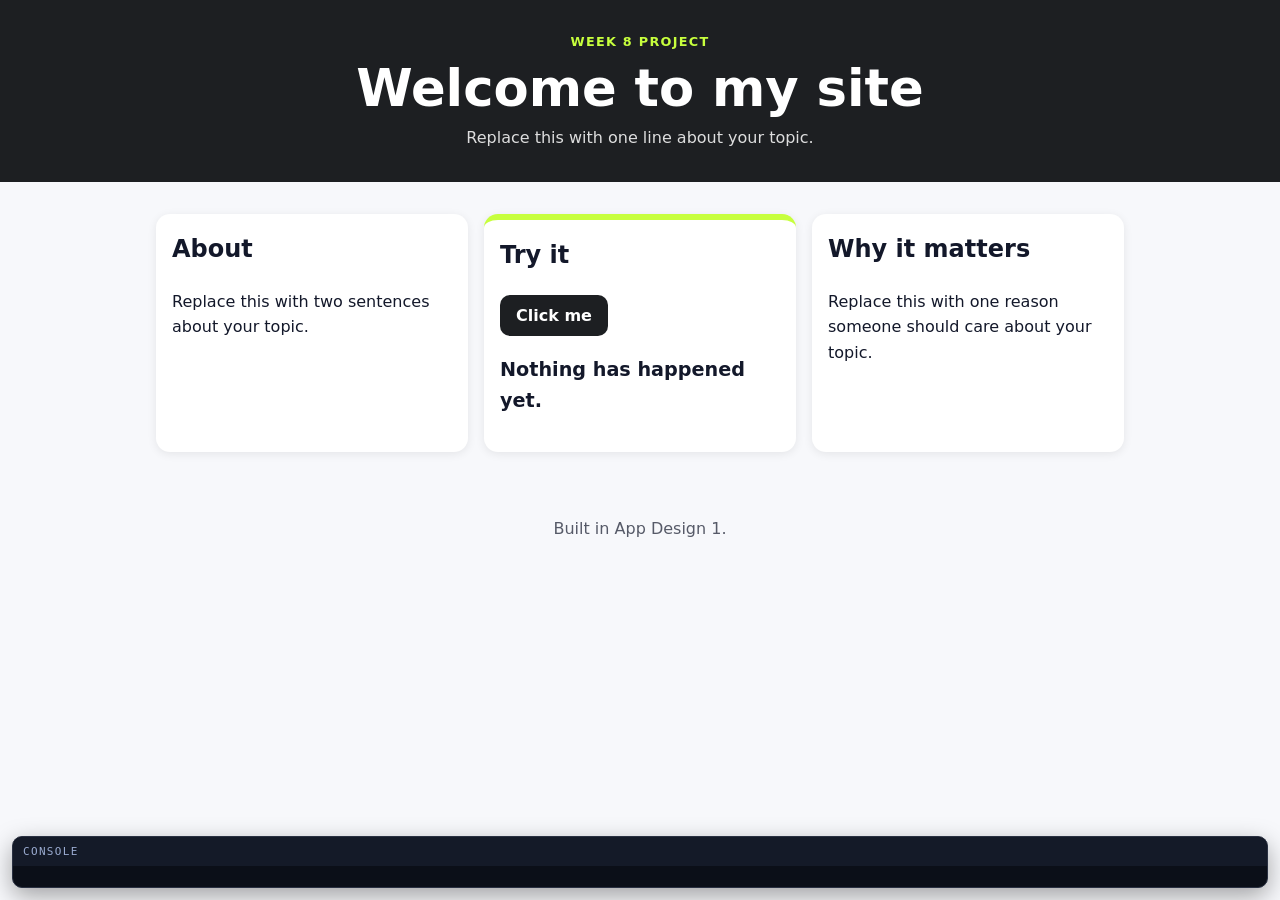
<file: week-08/my-site/index.html>
<!doctype html>
<html lang="en">
<head>
  <meta charset="utf-8">
  <meta name="viewport" content="width=device-width, initial-scale=1">
  <!-- DAY 1 · TODO 1: change the title to your topic -->
  <title>My Site</title>
  <link rel="stylesheet" href="styles.css">
  <!-- The console panel: shows console.log messages and errors at the bottom of the page,
       because school Chromebooks block the browser's own console.
       DAY 4: delete this one line before you ship, so your live site shows only your page. -->
  <script src="console-panel.js" defer></script>
  <!-- This line connects your JavaScript. "defer" means: wait until the page has loaded, then run it. Do not delete it. -->
  <script src="script.js" defer></script>
</head>
<body>
  <!--
    MY CONTRACT FOR THE WEEK  (DAY 1 · TODO 2 — fill in all four, then save)
    My topic:
    My colours:
    My headline:
    The one thing only my site does:
  -->

  <header class="top">
    <p class="kicker">Week 8 project</p>
    <!-- DAY 1 · TODO 3: your headline, in your own words -->
    <h1>Welcome to my site</h1>
    <!-- DAY 1 · TODO 4: one line that tells a stranger what this page is about -->
    <p class="tagline">Replace this with one line about your topic.</p>
  </header>

  <main class="cards">
    <section class="card">
      <h2>About</h2>
      <p>Replace this with two sentences about your topic.</p>
    </section>

    <section class="card feature">
      <h2>Try it</h2>
      <!-- DAY 2: this is your button. Its id, "action", is how JavaScript finds it. -->
      <button id="action" type="button">Click me</button>
      <!-- DAY 2: JavaScript writes into this paragraph. Its id is "output". -->
      <p id="output">Nothing has happened yet.</p>
    </section>

    <section class="card">
      <h2>Why it matters</h2>
      <p>Replace this with one reason someone should care about your topic.</p>
    </section>
  </main>

  <footer class="bottom">
    <p>Built in App Design 1.</p>
  </footer>
</body>
</html>
</file>
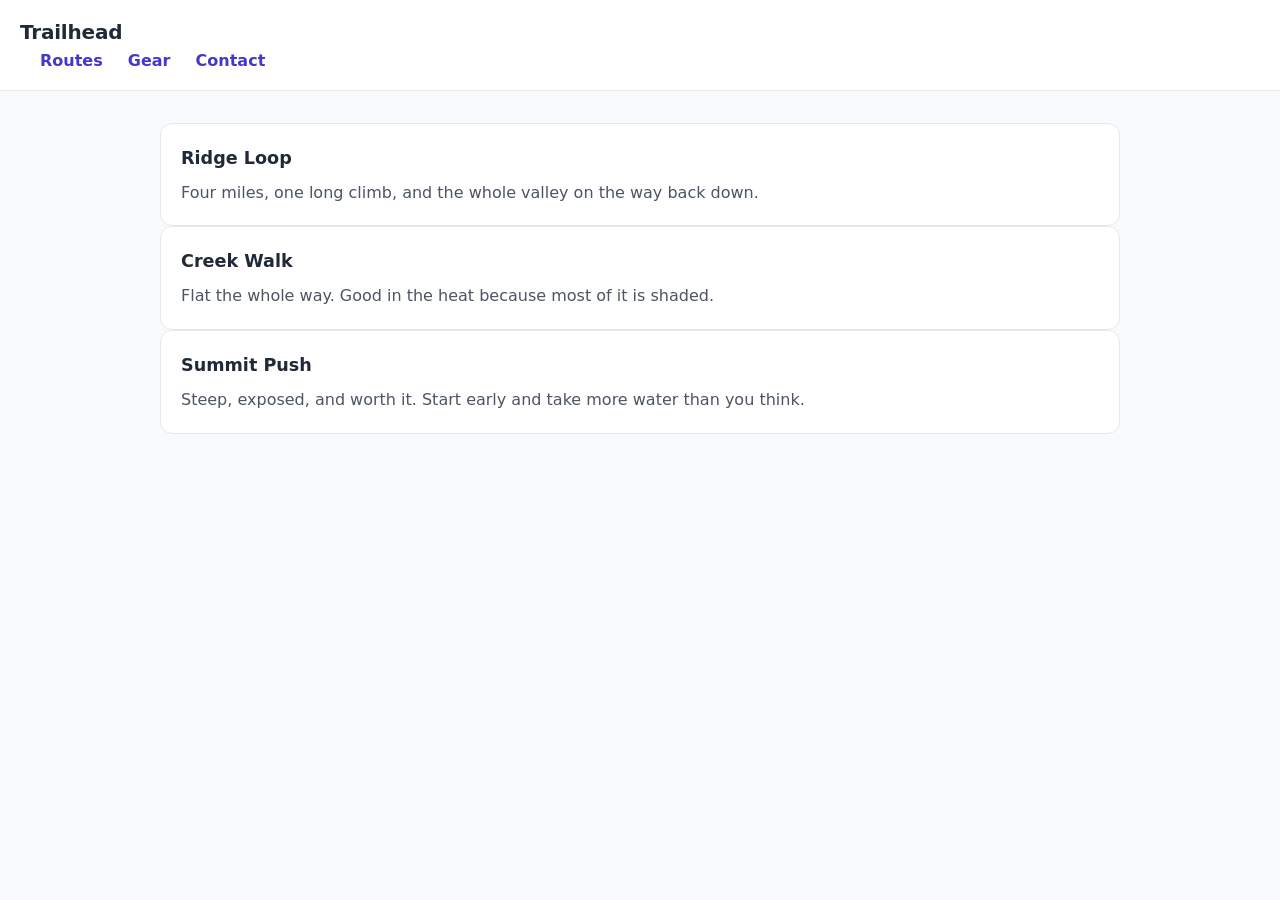
<file: day-24/starter.html>
<!doctype html>
<html lang="en">
<head>
  <meta charset="utf-8">
  <meta name="viewport" content="width=device-width,initial-scale=1">
  <title>Trailhead — starter</title>
  <link rel="stylesheet" href="styles.css">
</head>
<body>

  <!-- Do not change this HTML. Everything you need to do happens in styles.css. -->

  <header class="site-header">
    <div class="logo">Trailhead</div>
    <nav class="nav">
      <a href="#">Routes</a>
      <a href="#">Gear</a>
      <a href="#">Contact</a>
    </nav>
  </header>

  <main>
    <section class="cards">
      <article class="card">
        <h2>Ridge Loop</h2>
        <p>Four miles, one long climb, and the whole valley on the way back down.</p>
      </article>
      <article class="card">
        <h2>Creek Walk</h2>
        <p>Flat the whole way. Good in the heat because most of it is shaded.</p>
      </article>
      <article class="card">
        <h2>Summit Push</h2>
        <p>Steep, exposed, and worth it. Start early and take more water than you think.</p>
      </article>
    </section>
  </main>

</body>
</html>
</file>
<file: styles.css>
:root {
  --text: #f5f5f7;
  --muted: #a1a1a6;
  --quiet: #7d7d82;
  --line: rgba(255, 255, 255, 0.2);
  --glass-alpha: 0.38;
  --glass: rgba(255, 255, 255, var(--glass-alpha));
  --background: #08080a;
  --radius: 2rem;
}

* {
  box-sizing: border-box;
}

html {
  scroll-behavior: smooth;
  background: var(--background);
}

body {
  position: relative;
  isolation: isolate;
  min-height: 100vh;
  margin: 0 auto;
  padding: 1rem clamp(1rem, 4vw, 4rem) 2rem;
  max-width: 82rem;
  overflow-x: hidden;
  color: var(--text);
  background: var(--background);
  font: 1rem/1.5 -apple-system, BlinkMacSystemFont, "SF Pro Display", "SF Pro Text", "Helvetica Neue", Arial, sans-serif;
}

body::before {
  position: fixed;
  inset: -12%;
  z-index: -2;
  pointer-events: none;
  content: "";
  background: radial-gradient(ellipse 30rem 24rem at 9% 18%, rgba(255, 255, 255, 0.16), transparent 70%), radial-gradient(ellipse 35rem 30rem at 95% 76%, rgba(170, 175, 184, 0.14), transparent 70%), linear-gradient(115deg, transparent 28%, rgba(255, 255, 255, 0.08) 44%, transparent 58%);
  filter: blur(38px);
}

body::after {
  position: fixed;
  inset: 0;
  z-index: -1;
  pointer-events: none;
  content: "";
  background: radial-gradient(circle at 50% 0%, transparent 20%, rgba(0, 0, 0, 0.22) 100%);
}

.glass-panel {
  position: relative;
  border: 1px solid rgba(255, 255, 255, 0.24);
  border-radius: var(--radius);
  background: linear-gradient(135deg, rgba(255, 255, 255, 0.15), var(--glass) 48%, rgba(255, 255, 255, 0.045));
  box-shadow: 0 24px 65px rgba(0, 0, 0, 0.3), inset 0 1px rgba(255, 255, 255, 0.38), inset 0 -1px rgba(255, 255, 255, 0.1), inset 0 0 32px rgba(255, 255, 255, 0.04);
  backdrop-filter: saturate(135%) blur(32px);
  -webkit-backdrop-filter: saturate(135%) blur(32px);
}

.glass-panel::after {
  position: absolute;
  inset: 1px;
  z-index: -1;
  border-radius: inherit;
  pointer-events: none;
  content: "";
  background: linear-gradient(118deg, rgba(255, 255, 255, 0.16), transparent 30%, rgba(255, 255, 255, 0.035) 70%, transparent 86%);
}

.topbar {
  position: sticky;
  top: 0.75rem;
  z-index: 20;
  display: flex;
  align-items: center;
  justify-content: space-between;
  min-height: 3.3rem;
  margin-bottom: 1rem;
  padding: 0.42rem 0.65rem 0.42rem 1.1rem;
  border: 1px solid rgba(255, 255, 255, 0.24);
  border-radius: 999px;
  background: rgba(255, 255, 255, 0.1);
  box-shadow: 0 12px 32px rgba(0, 0, 0, 0.25), inset 0 1px rgba(255, 255, 255, 0.32);
  backdrop-filter: blur(28px) saturate(140%);
  -webkit-backdrop-filter: blur(28px) saturate(140%);
}

.wordmark {
  color: var(--text);
  font-size: 1.1rem;
  font-weight: 700;
  letter-spacing: -0.08em;
  text-decoration: none;
}

.wordmark span {
  color: var(--muted);
}

.nav-links {
  display: flex;
  gap: clamp(1rem, 3vw, 2.4rem);
}

.nav-links a {
  color: var(--muted);
  font-size: 0.8rem;
  text-decoration: none;
}

.nav-links a:hover {
  color: var(--text);
}

.topbar-actions {
  display: flex;
  align-items: center;
  gap: 0.7rem;
}

.glass-control,
.theme-switch {
  display: flex;
  align-items: center;
  gap: 0.3rem;
  padding: 0.35rem 0.6rem;
  border: 1px solid rgba(255, 255, 255, 0.18);
  border-radius: 999px;
  color: var(--muted);
  background: rgba(255, 255, 255, 0.08);
  backdrop-filter: blur(16px);
}

.glass-control input {
  width: 3.5rem;
  accent-color: #a1a1a6;
  cursor: pointer;
}

.theme-switch input {
  position: absolute;
  opacity: 0;
}

.switch-track {
  display: flex;
  align-items: center;
  width: 2.35rem;
  height: 1.35rem;
  padding: 0.15rem;
  border-radius: 999px;
  background: #636366;
  cursor: pointer;
}

.switch-thumb {
  width: 1.05rem;
  height: 1.05rem;
  border-radius: 50%;
  background: #fff;
  box-shadow: 0 1px 3px #0008;
  transition: transform 180ms ease;
}

.theme-switch input:checked+.switch-track {
  background: #8e8e93;
}

.theme-switch input:checked+.switch-track .switch-thumb {
  transform: translateX(1rem);
}

main {
  display: grid;
  gap: 1.25rem;
}

.hero {
  min-height: min(46rem, calc(100vh - 5.5rem));
  padding: clamp(1.5rem, 4vw, 3.6rem);
  overflow: hidden;
}

.section-meta,
.hero .eyebrow,
.section-intro .eyebrow,
.archive-header .eyebrow,
.about-heading .eyebrow,
.contact-section .eyebrow {
  color: var(--quiet);
  font-size: 0.68rem;
  font-weight: 600;
  letter-spacing: 0.14em;
  text-transform: uppercase;
}

.section-meta {
  display: flex;
  justify-content: space-between;
}

.hero-content {
  position: relative;
  z-index: 1;
  max-width: 44rem;
  padding: clamp(6rem, 14vh, 10rem) 0 5rem;
}

.eyebrow {
  margin: 0 0 1.4rem;
}

.status-dot {
  display: inline-block;
  width: 0.4rem;
  height: 0.4rem;
  margin-right: 0.5rem;
  border-radius: 50%;
  background: #d2d2d7;
}

.hero h1 {
  max-width: 9ch;
  margin: 0 0 1.8rem;
  font-size: clamp(4rem, 11vw, 9rem);
  font-weight: 600;
  line-height: 0.86;
  letter-spacing: -0.085em;
}

.hero h1 em,
h2 em {
  color: var(--text);
  font-style: normal;
}

.hero-copy {
  max-width: 32rem;
  margin-bottom: 2rem;
  color: var(--muted);
  font-size: clamp(1.05rem, 2vw, 1.3rem);
  line-height: 1.4;
}

.glass-button,
.card-link,
.contact-section .glass-button {
  display: inline-flex;
  align-items: center;
  gap: 0.8rem;
  padding: 0.82rem 1.05rem;
  border: 1px solid rgba(255, 255, 255, 0.24);
  border-radius: 999px;
  color: var(--text);
  background: rgba(255, 255, 255, 0.11);
  box-shadow: inset 0 1px rgba(255, 255, 255, 0.24);
  font-weight: 600;
  text-decoration: none;
  backdrop-filter: blur(16px);
}

.glass-button:hover,
.card-link:hover {
  background: rgba(255, 255, 255, 0.2);
}

.glass-button span,
.card-link span {
  color: var(--muted);
}

.hero-mark {
  position: absolute;
  right: 11%;
  bottom: 19%;
  width: min(31vw, 23rem);
  aspect-ratio: 1;
  border: 1px solid rgba(255, 255, 255, 0.36);
  border-radius: 50%;
  transform: rotate(-20deg) scaleY(0.58);
  box-shadow: 0 0 45px rgba(255, 255, 255, 0.08);
}

.hero-mark::before,
.hero-mark::after {
  position: absolute;
  inset: 12%;
  border: 1px solid rgba(255, 255, 255, 0.24);
  border-radius: 50%;
  content: "";
}

.hero-mark::after {
  inset: 27%;
  border-color: rgba(255, 255, 255, 0.38);
}

.hero-mark span {
  position: absolute;
  inset: 39%;
  display: grid;
  place-items: center;
  border: 1px solid rgba(255, 255, 255, 0.36);
  border-radius: 50%;
  background: rgba(255, 255, 255, 0.1);
  transform: rotate(20deg) scaleY(1.72);
  font-size: clamp(1.5rem, 4vw, 3rem);
  font-weight: 600;
  letter-spacing: -0.12em;
  backdrop-filter: blur(12px);
}

.hero-mark i,
.hero-mark b {
  position: absolute;
  width: 0.45rem;
  height: 0.45rem;
  border-radius: 50%;
  background: rgba(255, 255, 255, 0.85);
}

.hero-mark i {
  top: 9%;
  left: 18%;
}

.hero-mark b {
  right: 5%;
  bottom: 20%;
}

.scroll-cue {
  position: absolute;
  right: clamp(1.5rem, 4vw, 3.6rem);
  bottom: 1.6rem;
  display: flex;
  align-items: center;
  gap: 0.6rem;
  color: var(--quiet);
  font-size: 0.68rem;
  letter-spacing: 0.12em;
  text-transform: uppercase;
}

.scroll-cue span {
  width: 1.2rem;
  height: 1.2rem;
  border: 1px solid var(--muted);
  border-radius: 50%;
}

.work-section {
  display: grid;
  grid-template-columns: 0.65fr 1.35fr;
  gap: 2rem;
  padding: clamp(2rem, 5vw, 4.5rem) 0;
}

.section-intro {
  padding: 0 clamp(1.5rem, 4vw, 3.6rem);
}

.section-intro h2,
.archive-header h2,
.about-heading h2,
.contact-section h2 {
  margin: 0;
  font-size: clamp(2.2rem, 5vw, 4.3rem);
  font-weight: 600;
  line-height: 0.92;
  letter-spacing: -0.07em;
}

.bento-grid {
  display: grid;
  grid-template-columns: 1.2fr 0.8fr;
  gap: 1rem;
  padding-right: clamp(1.5rem, 4vw, 3.6rem);
}

.bento-card {
  min-height: 25rem;
  padding: 1.3rem;
  border-radius: 1.5rem;
  overflow: hidden;
}

.card-label {
  display: flex;
  justify-content: space-between;
  color: var(--muted);
  font-size: 0.68rem;
  font-weight: 600;
  letter-spacing: 0.12em;
  text-transform: uppercase;
}

.card-content {
  position: relative;
  z-index: 1;
  margin-top: 12rem;
}

.card-content h3 {
  max-width: 24rem;
  margin: 0 0 0.8rem;
  font-size: clamp(1.35rem, 2.6vw, 2.2rem);
  line-height: 1.02;
}

.card-content p {
  max-width: 24rem;
  margin: 0;
  color: var(--muted);
  font-size: 0.9rem;
}

.card-link {
  margin-top: 1.2rem;
  padding: 0.55rem 0.8rem;
  font-size: 0.78rem;
}

.card-glint,
.vault-orbit {
  position: absolute;
  pointer-events: none;
}

.card-glint {
  top: 20%;
  right: 10%;
  width: 12rem;
  height: 12rem;
  border: 1px solid rgba(255, 255, 255, 0.3);
  border-radius: 50%;
  box-shadow: 0 0 60px rgba(255, 255, 255, 0.12);
}

.card-glint::after {
  position: absolute;
  inset: 18%;
  border: 1px solid rgba(255, 255, 255, 0.18);
  border-radius: 50%;
  content: "";
}

.vault-orbit {
  top: 25%;
  right: 14%;
  width: 10rem;
  height: 5rem;
  border: 1px solid rgba(255, 255, 255, 0.34);
  border-radius: 50%;
  transform: rotate(-34deg);
}

.archive-section {
  padding: clamp(2rem, 5vw, 4.5rem);
}

.archive-header {
  display: flex;
  align-items: end;
  justify-content: space-between;
  gap: 2rem;
}

.archive-summary {
  max-width: 18rem;
  margin: 0 0 0.2rem;
  color: var(--muted);
  font-size: 0.9rem;
}

.archive-tools {
  display: flex;
  align-items: center;
  justify-content: space-between;
  margin-top: 3rem;
  padding: 0.85rem 0;
  border-top: 1px solid var(--line);
  border-bottom: 1px solid var(--line);
  color: var(--quiet);
  font-size: 0.7rem;
  letter-spacing: 0.1em;
  text-transform: uppercase;
}

.archive-tools strong {
  color: var(--text);
  font-size: 1rem;
}

.archive-search {
  display: flex;
  align-items: center;
  gap: 0.5rem;
  width: min(16rem, 50%);
  padding: 0.55rem 0.8rem;
  border: 1px solid rgba(255, 255, 255, 0.2);
  border-radius: 999px;
  background: rgba(255, 255, 255, 0.08);
  backdrop-filter: blur(14px);
}

.archive-search input {
  width: 100%;
  border: 0;
  outline: 0;
  color: var(--text);
  background: transparent;
  font: inherit;
  font-size: 0.76rem;
}

.archive-search input::placeholder {
  color: var(--quiet);
}

.archive-list {
  display: grid;
}

.archive-item {
  display: grid;
  grid-template-columns: 6rem 1fr auto;
  align-items: center;
  gap: 1rem;
  padding: 1.25rem 0.8rem;
  border-bottom: 1px solid var(--line);
  border-radius: 1rem;
  color: var(--text);
  text-decoration: none;
}

.archive-item:hover {
  background: rgba(255, 255, 255, 0.08);
}

.item-index,
.item-type {
  color: var(--muted);
  font-size: 0.75rem;
}

.archive-item strong {
  font-size: 1.05rem;
  font-weight: 600;
}

.item-type b {
  margin-left: 0.5rem;
  color: var(--text);
}

.empty-state {
  color: var(--muted);
}

.about-section {
  display: grid;
  grid-template-columns: 0.8fr 1.2fr;
  gap: 3rem;
  padding: clamp(2rem, 5vw, 4.5rem);
}

.about-heading h2 {
  margin-top: 0.6rem;
}

.about-copy .lead {
  max-width: 28rem;
  margin: 0 0 1.4rem;
  font-size: clamp(1.5rem, 3vw, 2.5rem);
  font-weight: 600;
  line-height: 1.02;
  letter-spacing: -0.05em;
}

.about-copy>p:last-child {
  max-width: 32rem;
  margin: 0;
  color: var(--muted);
}

.contact-section {
  display: grid;
  grid-template-columns: 0.7fr 1fr auto;
  align-items: end;
  gap: 2rem;
  padding: clamp(2rem, 5vw, 4.5rem);
}

.contact-section h2 {
  margin: 0;
}

.contact-section .glass-button {
  white-space: nowrap;
}

footer {
  display: flex;
  align-items: center;
  justify-content: space-between;
  gap: 1rem;
  padding: 1.3rem 0 0.5rem;
  border-top: 1px solid var(--line);
  color: var(--quiet);
  font-size: 0.7rem;
}

footer .wordmark {
  font-size: 1rem;
}

@media (max-width: 48rem) {
  body {
    padding-top: 0.7rem;
  }

  .topbar {
    position: relative;
    top: 0;
    flex-wrap: wrap;
    gap: 0.7rem;
  }

  .nav-links {
    order: 4;
    width: 100%;
    justify-content: space-between;
    padding-top: 0.45rem;
    border-top: 1px solid var(--line);
  }

  .topbar-actions {
    margin-left: auto;
  }

  .hero {
    min-height: 40rem;
  }

  .hero-content {
    padding-top: 6rem;
  }

  .hero-mark {
    right: -2rem;
    bottom: 18%;
    opacity: 0.65;
  }

  .work-section,
  .about-section,
  .contact-section {
    grid-template-columns: 1fr;
  }

  .section-intro {
    padding-bottom: 1rem;
  }

  .bento-grid {
    grid-template-columns: 1fr;
    padding: 0 clamp(1.5rem, 4vw, 3.6rem);
  }

  .bento-card {
    min-height: 21rem;
  }

  .card-content {
    margin-top: 9rem;
  }

  .archive-header {
    display: block;
  }

  .archive-summary {
    margin-top: 1.5rem;
  }

  .contact-section {
    align-items: start;
  }

  .contact-section .glass-button {
    width: max-content;
  }

  footer {
    display: block;
    line-height: 1.8;
  }

  footer span {
    margin-right: 0.8rem;
  }
}

@media (prefers-reduced-motion: reduce) {

  *,
  *::before,
  *::after {
    scroll-behavior: auto !important;
    transition-duration: 0.01ms !important;
  }
}
</file>
<file: week-08/my-site/styles.css>
/* styles.css — the look of your Week 8 project.
   Last week's CSS is all here: variables, flexbox, a spacing scale, and states. */

/* ── DAY 1 · TODO 5: your colours ─────────────────────────────────────────
   Change these two to colours YOU picked. Everything on the page uses them. */
:root {
  --main: #1d1f22;
  /* the background of the header and the button */
  --accent: #c7ff3d;
  /* the colour that pops */
  --text: #13182a;
  --paper: #f7f8fb;

  /* the spacing scale: use only these three */
  --space-s: 8px;
  --space-m: 16px;
  --space-l: 32px;
}

/* ── the page ───────────────────────────────────────────────────────────── */
* {
  box-sizing: border-box;
}

body {
  margin: 0;
  font-family: system-ui, -apple-system, "Segoe UI", sans-serif;
  line-height: 1.6;
  color: var(--text);
  background: var(--paper);
}

.top {
  background: var(--main);
  color: white;
  padding: var(--space-l) var(--space-m);
  text-align: center;
}

.kicker {
  margin: 0;
  color: var(--accent);
  font-weight: 700;
  letter-spacing: 0.1em;
  text-transform: uppercase;
  font-size: 0.8rem;
}

.top h1 {
  margin: var(--space-s) 0;
  font-size: clamp(2rem, 6vw, 3.2rem);
  line-height: 1.1;
}

.tagline {
  margin: 0;
  opacity: 0.85;
}

/* ── the cards: flexbox from Week 7 ─────────────────────────────────────── */
.cards {
  display: flex;
  flex-wrap: wrap;
  gap: var(--space-m);
  padding: var(--space-l) var(--space-m);
  max-width: 1000px;
  margin: 0 auto;
}

.card {
  flex: 1 1 260px;
  background: white;
  border-radius: 14px;
  padding: var(--space-m);
  box-shadow: 0 2px 10px rgba(0, 0, 0, 0.08);
}

.card h2 {
  margin-top: 0;
}

.feature {
  border-top: 6px solid var(--accent);
}

/* ── the button, with its states ────────────────────────────────────────── */
#action {
  font: inherit;
  font-weight: 700;
  color: white;
  background: var(--main);
  border: 0;
  border-radius: 10px;
  padding: var(--space-s) var(--space-m);
  cursor: pointer;
}

/* DAY 4: give your button a hover state and a focus state here */

#output {
  font-size: 1.2rem;
  font-weight: 700;
}

.bottom {
  text-align: center;
  padding: var(--space-m);
  opacity: 0.7;
}
</file>
<file: day-24/styles.css>
/* ============================================================
   Trailhead — styles.css
   Everything you write today goes in this file.
   The base styling is already done. You are doing the LAYOUT.
   ============================================================ */

body{
  margin: 0;
  font-family: system-ui, -apple-system, "Segoe UI", sans-serif;
  color: #1f2937;
  background: #f9fafb;
  line-height: 1.6;
}

main{ max-width: 60rem; margin: 0 auto; padding: 2rem 1.25rem; }


/* ------------------------------------------------------------
   1. THE HEADER ROW
   Right now the logo and the nav are stacked on top of each other,
   because a div and a nav are both block elements.

   Make them sit on ONE row, with the logo hard left, the nav hard
   right, and both lined up through the middle.

   Ask yourself in this order:
     - which element is the CONTAINER? that is what gets display:flex
     - which axis is the main axis right now?
     - which property spaces things ALONG that axis?
     - which property lines things up ACROSS it?
   ------------------------------------------------------------ */

.site-header{
  background: #ffffff;
  border-bottom: 1px solid #e5e7eb;
  padding: 1rem 1.25rem;

  /* YOUR CODE HERE */

}

.logo{ font-weight: 800; font-size: 1.25rem; letter-spacing: -0.01em; }

.nav a{
  color: #4338ca;
  text-decoration: none;
  font-weight: 600;
  margin-left: 1.25rem;
}


/* ------------------------------------------------------------
   2. THE CARD ROW
   The three cards are stacked. Put them side by side, sharing the
   width evenly, with a real gap between them — not a margin.

   Two of these go on the CONTAINER and one goes on the CARDS.
   Work out which is which before you type anything.
   ------------------------------------------------------------ */

.cards {
  display: flex;
  flex-direction: column;
  justify-content: flex-start;
  align-items: stretch;
}

.card{
  background: #ffffff;
  border: 1px solid #e5e7eb;
  border-radius: 12px;
  padding: 1.25rem;

  /* YOUR CODE HERE — how does a card take an equal share? */

}

.card h2{ margin: 0 0 .5rem; font-size: 1.1rem; }
.card p{ margin: 0; color: #4b5563; }


/* ------------------------------------------------------------
   3. IF YOU FINISH EARLY
   Change .cards to flex-direction: column and look at what happens
   to the property you used to space them out. Then change it back.
   That one change is the whole lesson.
   ------------------------------------------------------------ */
</file>
